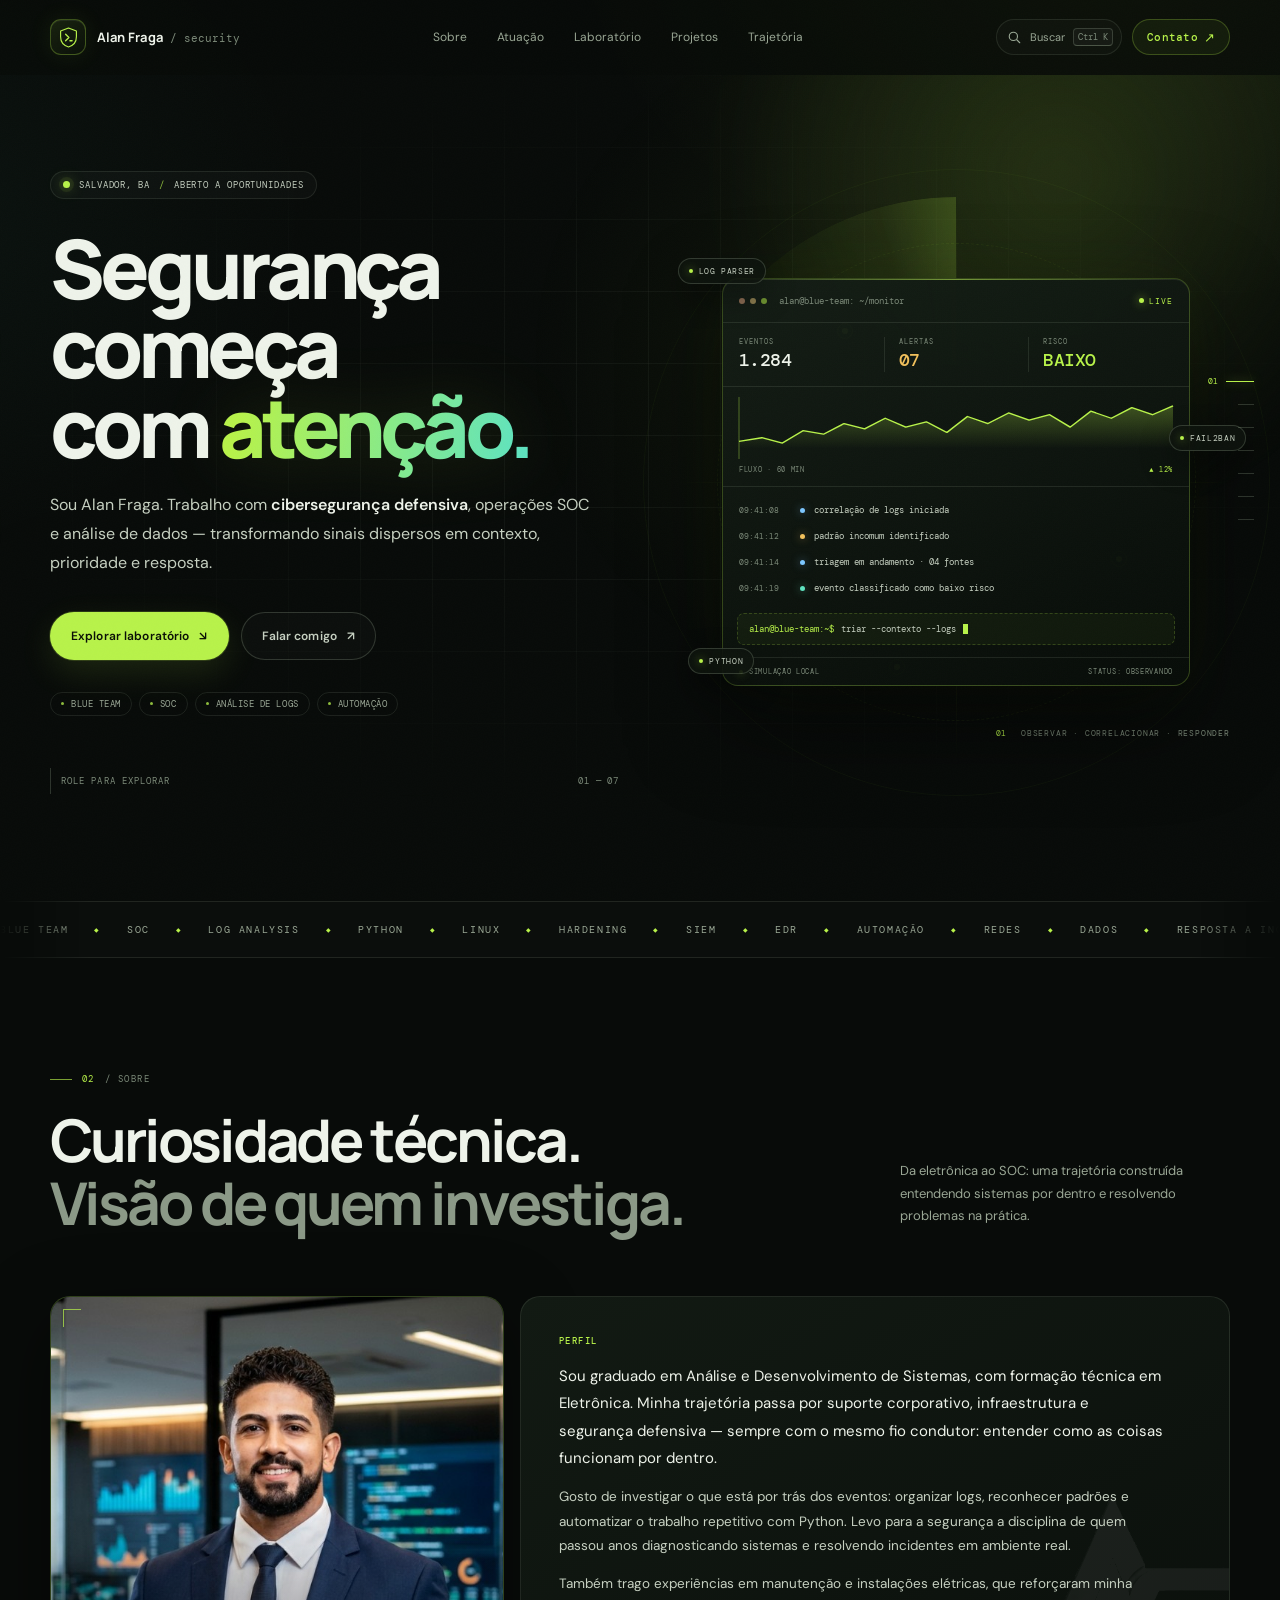
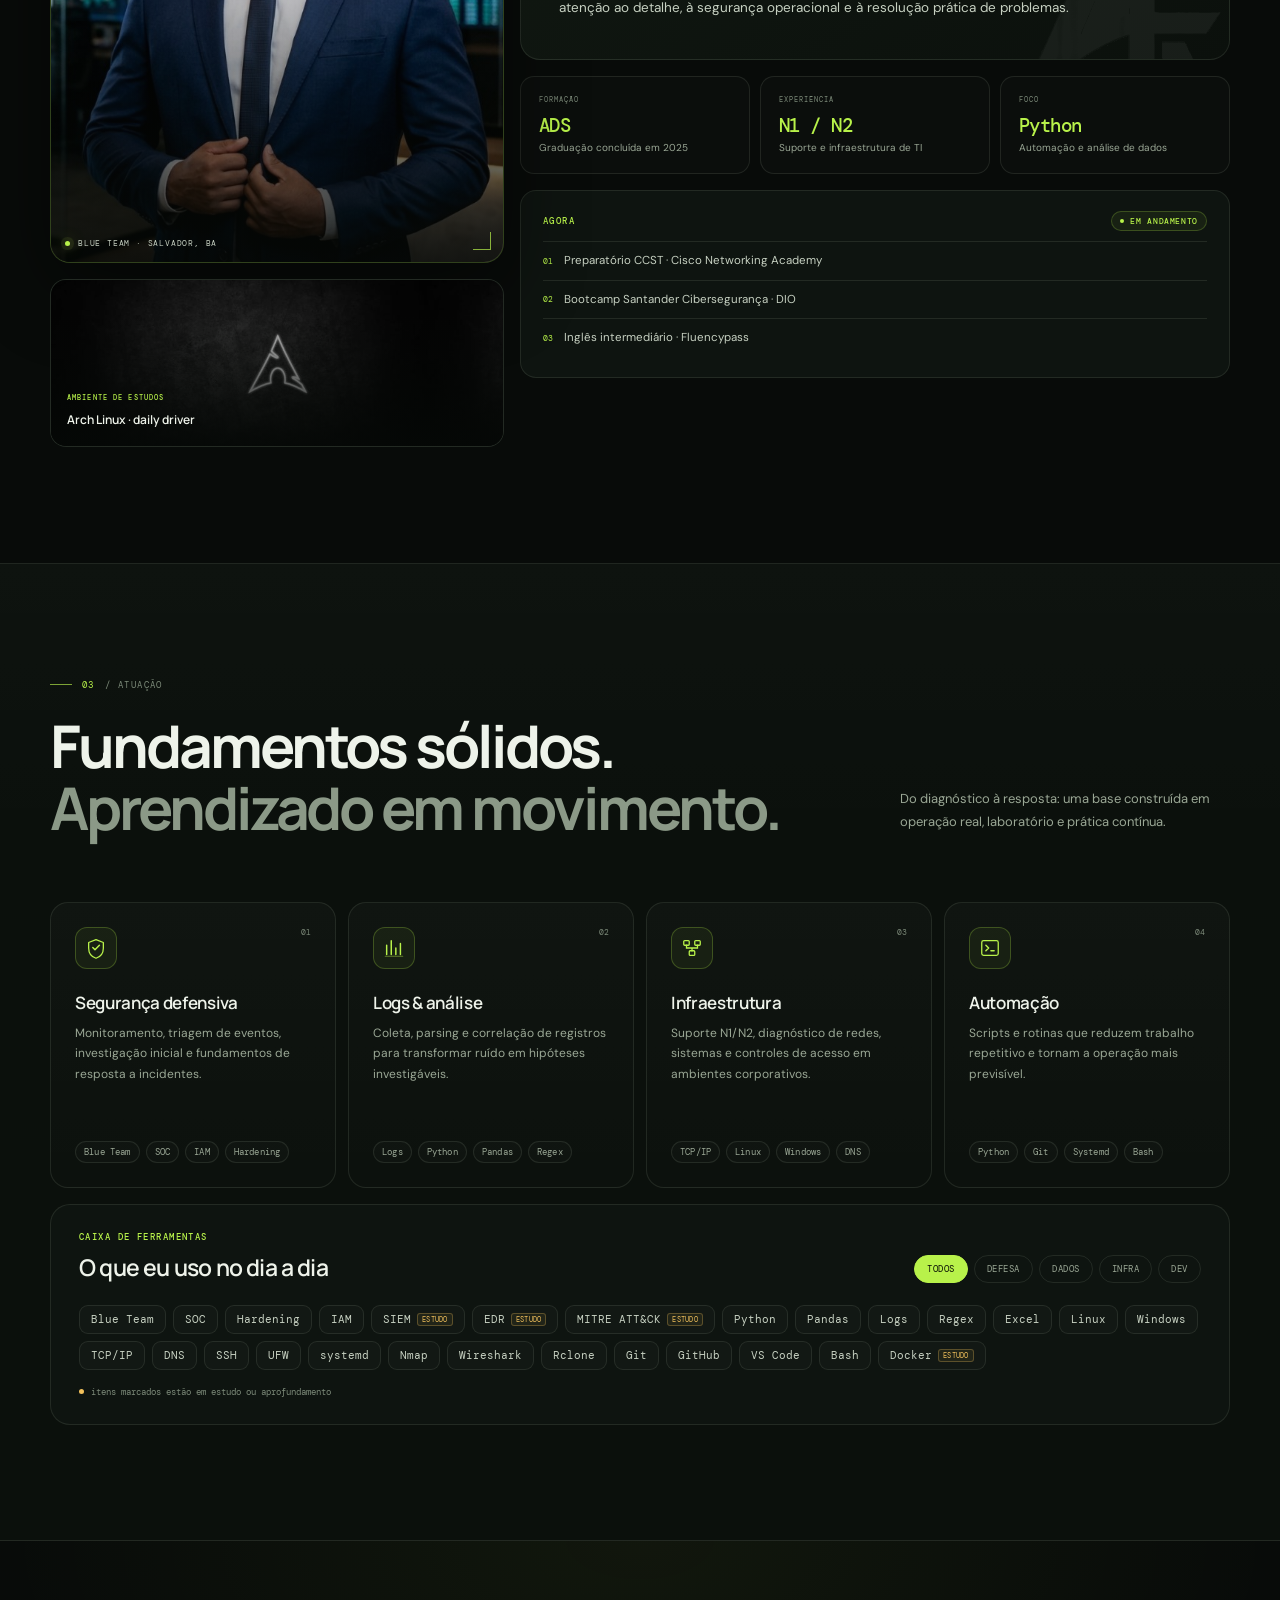
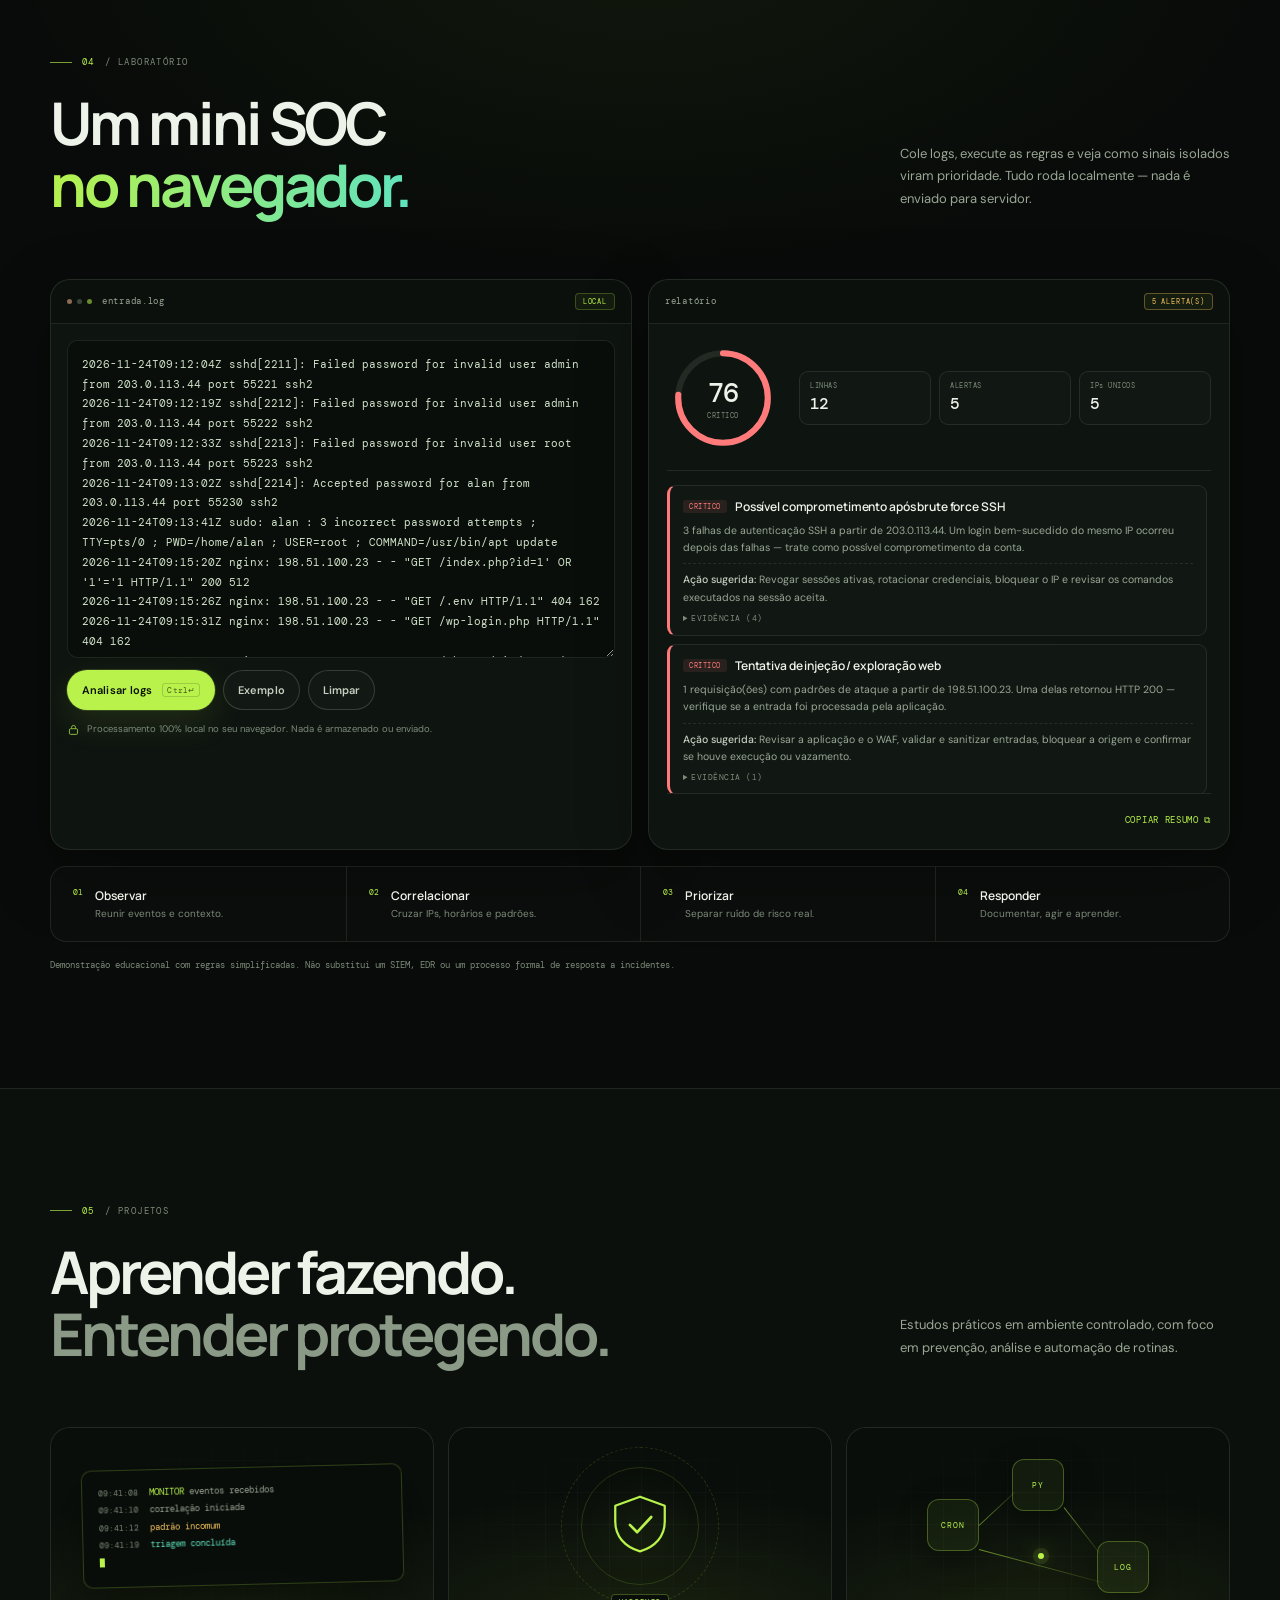
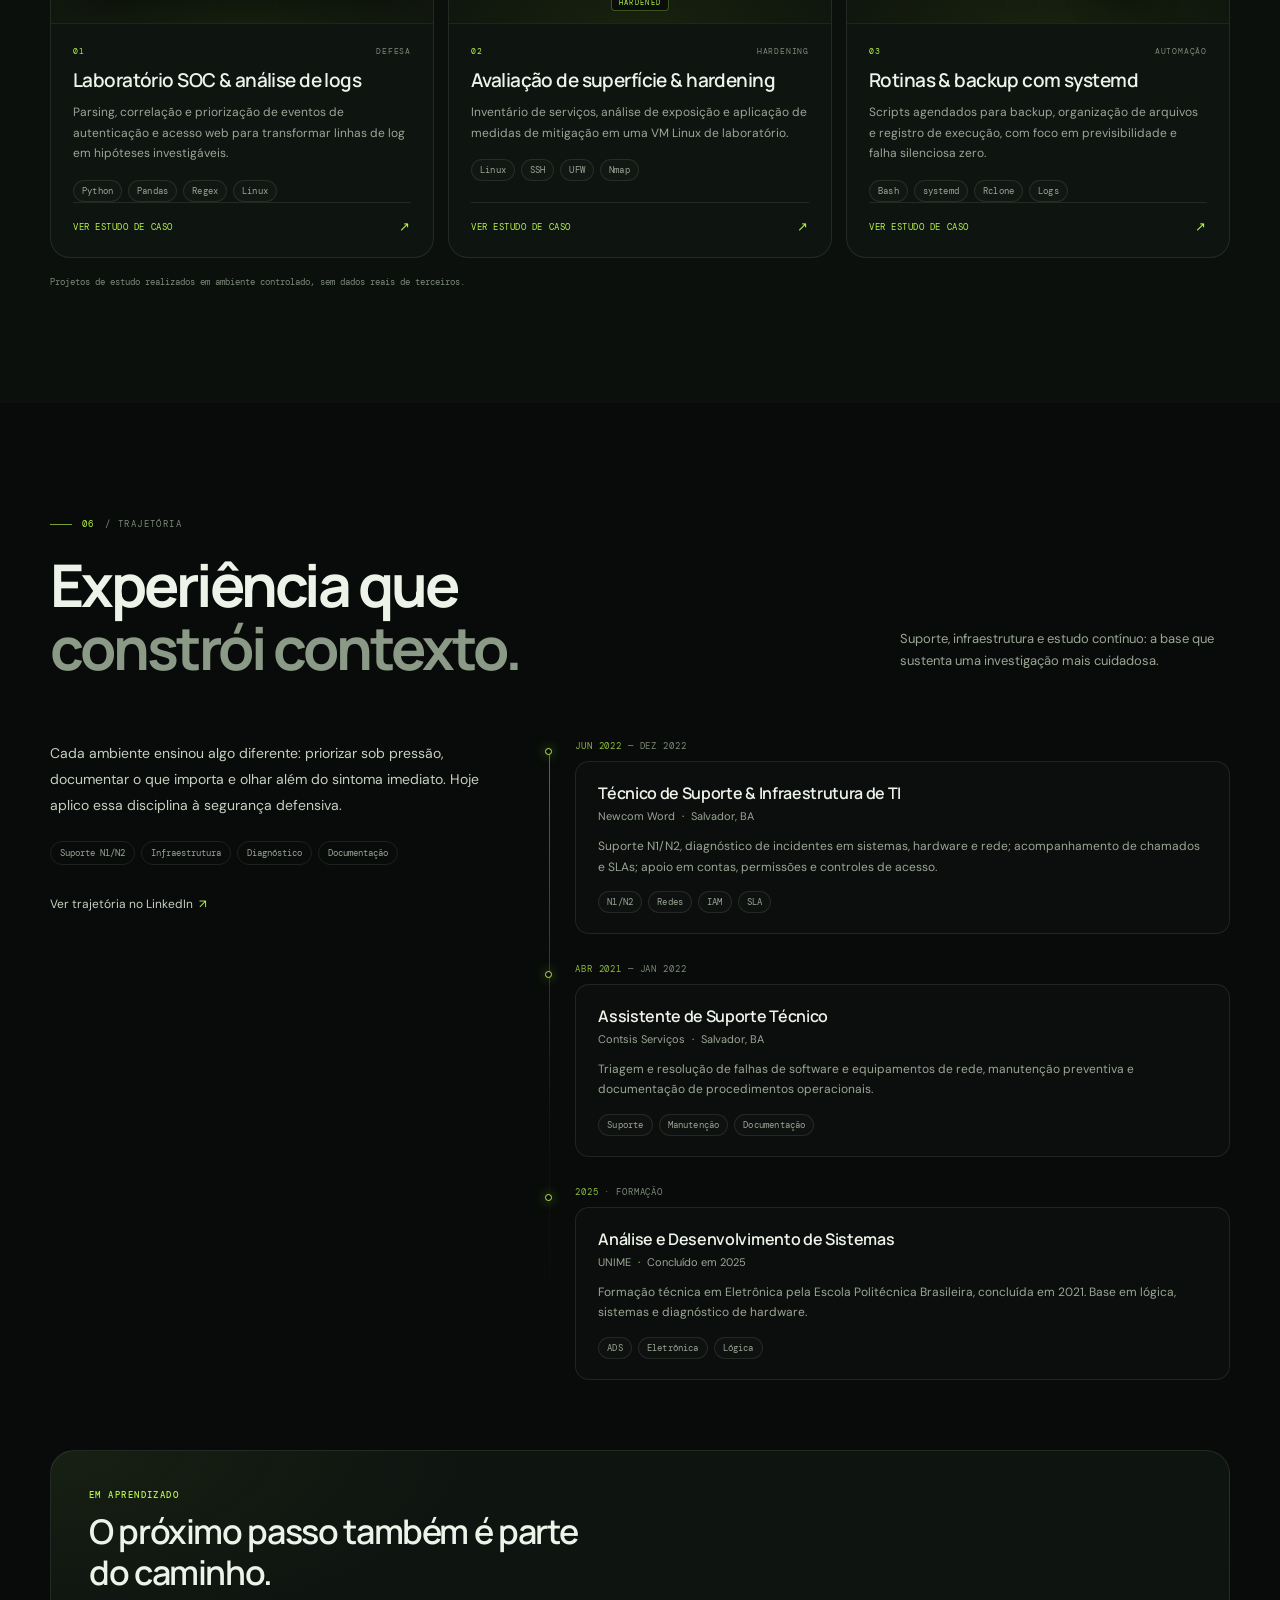
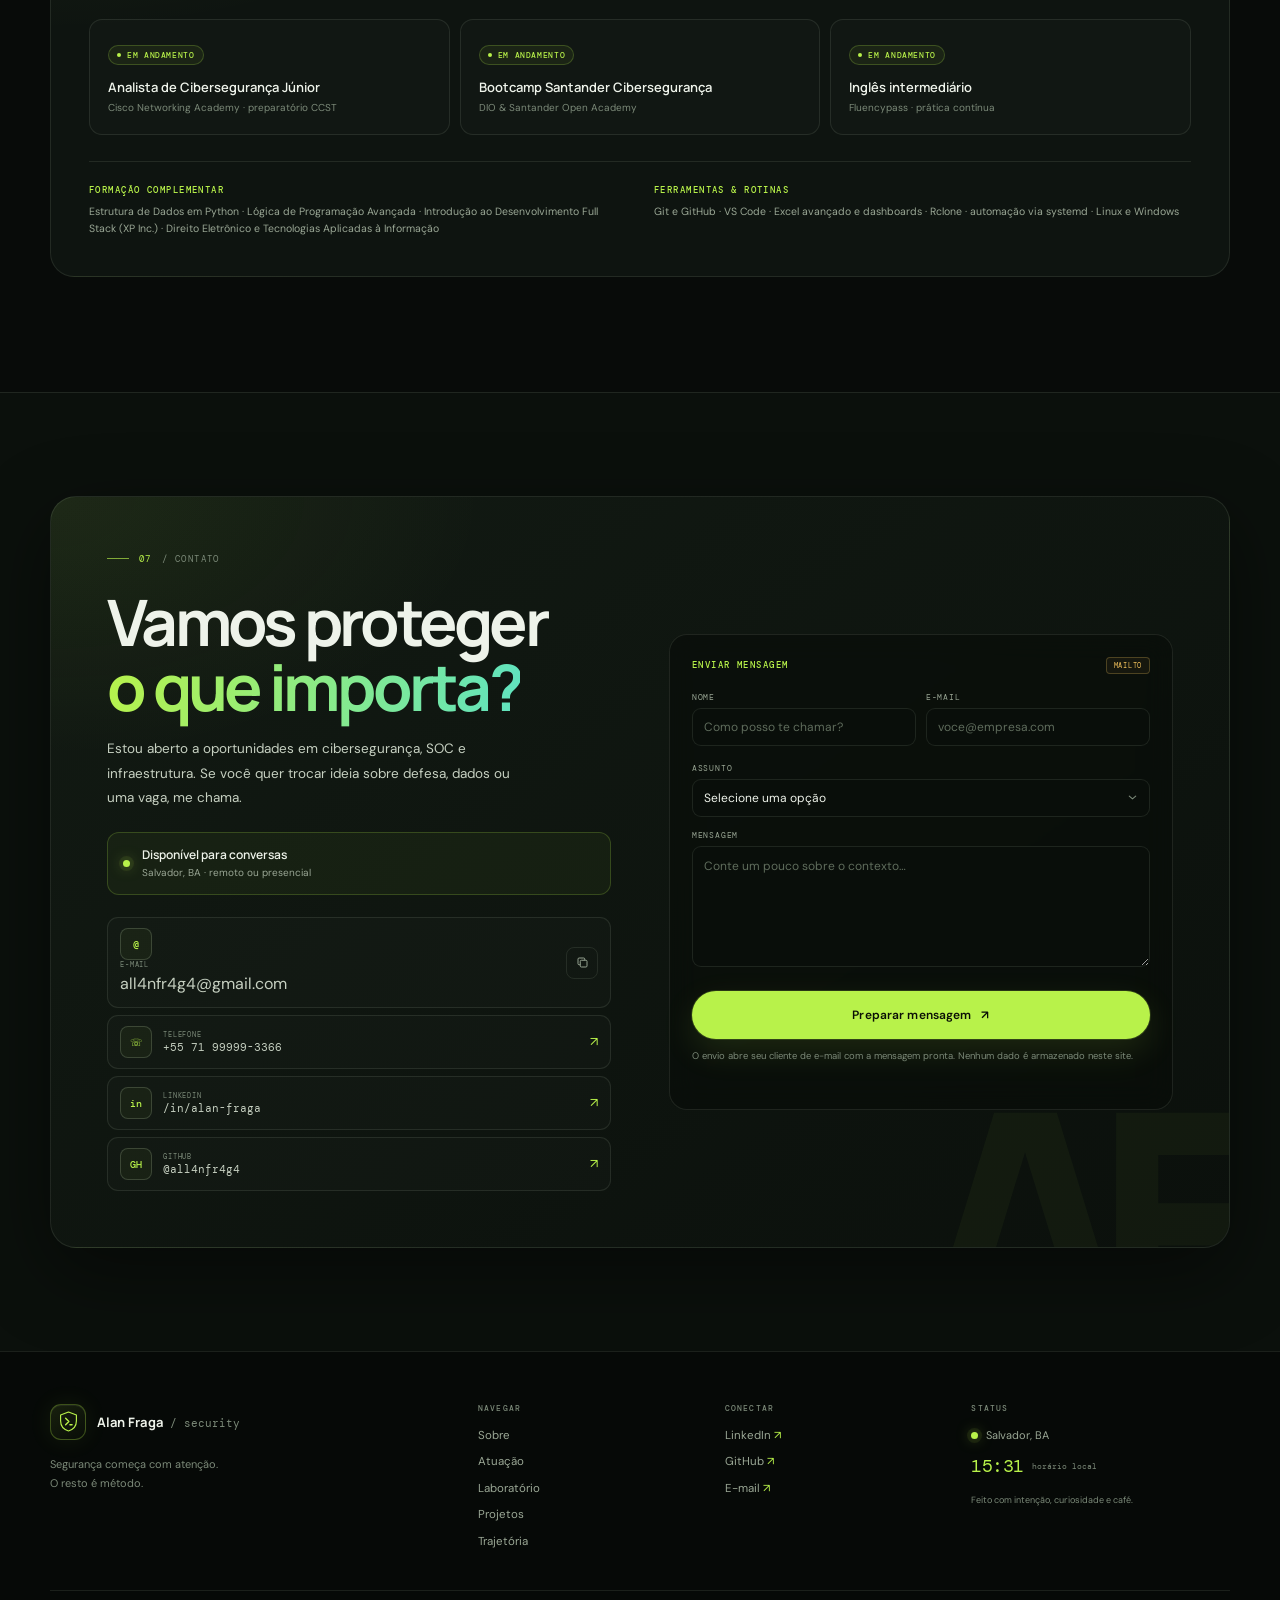
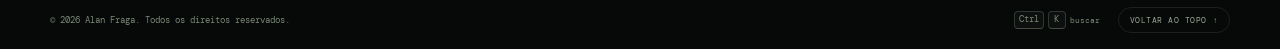
<file: index.html>
<!doctype html>
<html lang="pt-BR">
  <head>
    <meta charset="utf-8" />
    <meta name="viewport" content="width=device-width, initial-scale=1" />
    <meta name="google-site-verification" content="google630a943c3a848f7e.html" />
    <meta name="color-scheme" content="dark" />
    <meta name="theme-color" content="#080b09" />

    <title>Alan Fraga — Cibersegurança defensiva, SOC & dados</title>
    <meta
      name="description"
      content="Portfólio de Alan Fraga: cibersegurança defensiva, operações SOC, análise de logs e automação com Python. Laboratório interativo de triagem de logs e estudos de caso."
    />
    <meta name="author" content="Alan Fraga" />
    <meta name="robots" content="index, follow, max-image-preview:large" />
    <link rel="canonical" href="https://all4nfr4g4.github.io/Alan-Fraga/" />

    <meta property="og:type" content="website" />
    <meta property="og:locale" content="pt_BR" />
    <meta property="og:site_name" content="Alan Fraga — Security" />
    <meta property="og:title" content="Alan Fraga — Cibersegurança defensiva, SOC & dados" />
    <meta
      property="og:description"
      content="Segurança começa com atenção. Conheça meu laboratório interativo de triagem de logs, projetos e trajetória em blue team."
    />
    <meta property="og:url" content="https://all4nfr4g4.github.io/Alan-Fraga/" />
    <meta property="og:image" content="https://all4nfr4g4.github.io/Alan-Fraga/assets/og-cover.png" />
    <meta property="og:image:width" content="1200" />
    <meta property="og:image:height" content="630" />
    <meta property="og:image:alt" content="Alan Fraga — segurança começa com atenção" />
    <meta name="twitter:card" content="summary_large_image" />
    <meta name="twitter:title" content="Alan Fraga — Cibersegurança defensiva, SOC & dados" />
    <meta
      name="twitter:description"
      content="Segurança começa com atenção. Laboratório interativo de triagem de logs, projetos e trajetória em blue team."
    />
    <meta name="twitter:image" content="https://all4nfr4g4.github.io/Alan-Fraga/assets/og-cover.png" />

    <link rel="icon" href="assets/favicon.svg" type="image/svg+xml" />
    <link rel="apple-touch-icon" href="assets/apple-touch-icon.png" />
    <link rel="manifest" href="site.webmanifest" />

    <link rel="preconnect" href="https://fonts.googleapis.com" />
    <link rel="preconnect" href="https://fonts.gstatic.com" crossorigin />
    <link
      href="https://fonts.googleapis.com/css2?family=DM+Mono:wght@400;500&family=DM+Sans:wght@400;500;600&family=Manrope:wght@500;600;700;800&display=swap"
      rel="stylesheet"
    />
    <link rel="stylesheet" href="styles.css" />
    <script>
      document.documentElement.classList.add("js");
    </script>
    <noscript>
      <style>
        .js .reveal { opacity: 1; transform: none; }
      </style>
    </noscript>
    <script src="script.js" defer></script>

    <script type="application/ld+json">
      {
        "@context": "https://schema.org",
        "@type": "Person",
        "name": "Alan Fraga",
        "url": "https://all4nfr4g4.github.io/Alan-Fraga/",
        "image": "https://all4nfr4g4.github.io/Alan-Fraga/assets/alan-fraga.jpg",
        "jobTitle": "Profissional de Cibersegurança Defensiva",
        "description": "Profissional de tecnologia com foco em cibersegurança defensiva, operações SOC, análise de logs e automação com Python.",
        "email": "mailto:all4nfr4g4@gmail.com",
        "address": {
          "@type": "PostalAddress",
          "addressLocality": "Salvador",
          "addressRegion": "BA",
          "addressCountry": "BR"
        },
        "sameAs": [
          "https://www.linkedin.com/in/alan-fraga-46285b385/",
          "https://github.com/all4nfr4g4"
        ],
        "knowsAbout": [
          "Cibersegurança defensiva",
          "Operações SOC",
          "Análise de logs",
          "Hardening de sistemas",
          "Python",
          "Linux",
          "Infraestrutura de TI"
        ],
        "alumniOf": {
          "@type": "CollegeOrUniversity",
          "name": "UNIME"
        }
      }
    </script>
  </head>
  <body>
    <a class="skip-link" href="#conteudo">Pular para o conteúdo</a>
    <div class="noise" aria-hidden="true"></div>
    <div class="scroll-progress" aria-hidden="true"><span id="scroll-progress"></span></div>

    <header class="site-header" id="site-header">
      <div class="shell nav">
        <a class="brand" href="#inicio">
          <span class="brand-mark" aria-hidden="true">
            <svg viewBox="0 0 32 32" fill="none">
              <path
                d="M16 2.8 27 7v8.1c0 7-4.4 12.2-11 14.1C9.4 27.3 5 22.1 5 15.1V7l11-4.2Z"
                stroke="currentColor"
                stroke-width="1.6"
                stroke-linejoin="round"
              />
              <path
                d="m12 11.5 4.5 4.5L12 20.5M18 20.5h3"
                stroke="currentColor"
                stroke-width="1.9"
                stroke-linecap="round"
                stroke-linejoin="round"
              />
            </svg>
          </span>
          <span class="brand-name">Alan Fraga<span> / security</span></span>
          <span class="sr-only"> — início</span>
        </a>

        <nav class="nav-links" id="nav-links" aria-label="Navegação principal">
          <a href="#sobre" data-nav="sobre">Sobre</a>
          <a href="#atuacao" data-nav="atuacao">Atuação</a>
          <a href="#laboratorio" data-nav="laboratorio">Laboratório</a>
          <a href="#projetos" data-nav="projetos">Projetos</a>
          <a href="#experiencia" data-nav="experiencia">Trajetória</a>
          <a class="nav-mobile-only" href="#contato" data-nav="contato">Contato</a>
        </nav>

        <div class="nav-actions">
          <button class="search-trigger" type="button" data-open-palette aria-label="Buscar ⌘K">
            <svg viewBox="0 0 20 20" fill="none" aria-hidden="true">
              <circle cx="8.5" cy="8.5" r="5.5" stroke="currentColor" stroke-width="1.5" />
              <path d="m13 13 4 4" stroke="currentColor" stroke-width="1.5" stroke-linecap="round" />
            </svg>
            <span class="search-label">Buscar</span>
            <kbd aria-hidden="true">⌘K</kbd>
          </button>
          <a class="nav-cta" href="#contato">Contato <span aria-hidden="true">↗</span></a>
          <button
            class="menu-toggle"
            type="button"
            aria-expanded="false"
            aria-controls="nav-links"
            aria-label="Abrir menu"
          >
            <span></span><span></span>
          </button>
        </div>
      </div>
    </header>

    <nav class="section-rail" aria-label="Progresso da página">
      <a href="#inicio" data-rail="inicio"><span>01</span><i></i><b>Início</b></a>
      <a href="#sobre" data-rail="sobre"><span>02</span><i></i><b>Sobre</b></a>
      <a href="#atuacao" data-rail="atuacao"><span>03</span><i></i><b>Atuação</b></a>
      <a href="#laboratorio" data-rail="laboratorio"><span>04</span><i></i><b>Laboratório</b></a>
      <a href="#projetos" data-rail="projetos"><span>05</span><i></i><b>Projetos</b></a>
      <a href="#experiencia" data-rail="experiencia"><span>06</span><i></i><b>Trajetória</b></a>
      <a href="#contato" data-rail="contato"><span>07</span><i></i><b>Contato</b></a>
    </nav>

    <main id="conteudo" tabindex="-1">
      <section class="hero" id="inicio">
        <div class="hero-bg" aria-hidden="true">
          <div class="hero-grid"></div>
          <div class="hero-glow"></div>
        </div>

        <div class="shell hero-inner">
          <div class="hero-copy">
            <p class="eyebrow">
              <span class="status-dot"></span> Salvador, BA <span class="sep">/</span> aberto a oportunidades
            </p>

            <h1 class="hero-title">
              Segurança começa<br />
              com <span class="accent-text">atenção.</span>
            </h1>

            <p class="hero-intro">
              Sou Alan Fraga. Trabalho com <strong>cibersegurança defensiva</strong>, operações SOC e análise de
              dados — transformando sinais dispersos em contexto, prioridade e resposta.
            </p>

            <div class="hero-actions">
              <a class="btn btn-primary" href="#laboratorio">
                Explorar laboratório
                <span class="btn-arrow" aria-hidden="true">↘</span>
              </a>
              <a class="btn btn-ghost" href="#contato">Falar comigo <span aria-hidden="true">↗</span></a>
            </div>

            <ul class="hero-tags" aria-label="Áreas de atuação">
              <li>Blue Team</li>
              <li>SOC</li>
              <li>Análise de logs</li>
              <li>Automação</li>
            </ul>

            <div class="hero-foot">
              <a class="scroll-cue" href="#sobre"><span aria-hidden="true"></span> role para explorar</a>
              <span class="hero-index">01 — 07</span>
            </div>
          </div>

          <div class="hero-visual" id="hero-visual">
            <div class="radar" aria-hidden="true">
              <span class="radar-ring ring-1"></span>
              <span class="radar-ring ring-2"></span>
              <span class="radar-ring ring-3"></span>
              <span class="radar-sweep"></span>
              <span class="radar-cross cross-h"></span>
              <span class="radar-cross cross-v"></span>
              <span class="radar-blip blip-1"></span>
              <span class="radar-blip blip-2"></span>
              <span class="radar-blip blip-3"></span>
            </div>

            <span class="float-chip chip-1" aria-hidden="true"><i></i> LOG PARSER</span>
            <span class="float-chip chip-2" aria-hidden="true"><i></i> FAIL2BAN</span>
            <span class="float-chip chip-3" aria-hidden="true"><i></i> PYTHON</span>

            <div class="console" aria-label="Demonstração visual de um console SOC simulado">
              <div class="console-bar">
                <span class="console-dots" aria-hidden="true"><i></i><i></i><i></i></span>
                <span class="console-path">alan@blue-team: ~/monitor</span>
                <span class="console-live"><i></i> LIVE</span>
              </div>

              <div class="console-stats">
                <div><span>EVENTOS</span><strong id="stat-events">1.284</strong></div>
                <div><span>ALERTAS</span><strong class="is-amber" id="stat-alerts">07</strong></div>
                <div><span>RISCO</span><strong class="is-lime">BAIXO</strong></div>
              </div>

              <div class="console-chart" aria-hidden="true">
                <svg viewBox="0 0 380 70" preserveAspectRatio="none" role="presentation">
                  <defs>
                    <linearGradient id="chart-fill" x1="0" y1="0" x2="0" y2="1">
                      <stop offset="0%" stop-color="#b8f24a" stop-opacity=".28" />
                      <stop offset="100%" stop-color="#b8f24a" stop-opacity="0" />
                    </linearGradient>
                  </defs>
                  <path
                    class="chart-area"
                    d="M0 58 L0 50 L20 46 L38 52 L56 38 L74 42 L92 30 L110 36 L128 24 L146 34 L164 28 L182 40 L200 22 L218 30 L236 18 L254 26 L272 20 L290 34 L308 16 L326 24 L344 12 L362 20 L380 10 L380 58 Z"
                    fill="url(#chart-fill)"
                  />
                  <path
                    class="chart-line"
                    d="M0 50 L20 46 L38 52 L56 38 L74 42 L92 30 L110 36 L128 24 L146 34 L164 28 L182 40 L200 22 L218 30 L236 18 L254 26 L272 20 L290 34 L308 16 L326 24 L344 12 L362 20 L380 10"
                    fill="none"
                    stroke="#b8f24a"
                    stroke-width="1.5"
                    stroke-linejoin="round"
                  />
                  <line class="chart-scan" x1="0" y1="0" x2="0" y2="70" stroke="#b8f24a" stroke-width="1" />
                </svg>
                <div class="chart-meta"><span>FLUXO · 60 MIN</span><span class="is-lime">▲ 12%</span></div>
              </div>

              <div class="console-feed" id="console-feed" aria-hidden="true">
                <div class="feed-row sev-info">
                  <span class="feed-time">09:41:08</span><i></i><span class="feed-msg">correlação de logs iniciada</span>
                </div>
                <div class="feed-row sev-warn">
                  <span class="feed-time">09:41:12</span><i></i><span class="feed-msg">padrão incomum identificado</span>
                </div>
                <div class="feed-row sev-info">
                  <span class="feed-time">09:41:14</span><i></i><span class="feed-msg">triagem em andamento · 04 fontes</span>
                </div>
                <div class="feed-row sev-ok">
                  <span class="feed-time">09:41:19</span><i></i><span class="feed-msg">evento classificado como baixo risco</span>
                </div>
              </div>

              <div class="console-cmd">
                <span class="prompt">alan@blue-team:~$</span>
                <span id="console-command">triar --contexto --logs</span>
                <i class="caret" aria-hidden="true"></i>
              </div>

              <div class="console-foot">
                <span><i class="mini-pulse"></i> SIMULAÇÃO LOCAL</span>
                <span>STATUS: OBSERVANDO</span>
              </div>
            </div>

            <p class="visual-caption"><span>01</span> observar · correlacionar · responder</p>
          </div>
        </div>
      </section>

      <div class="marquee" aria-hidden="true">
        <div class="marquee-track">
          <span>BLUE TEAM <i>◆</i> SOC <i>◆</i> LOG ANALYSIS <i>◆</i> PYTHON <i>◆</i> LINUX <i>◆</i> HARDENING <i>◆</i> SIEM <i>◆</i> EDR <i>◆</i> AUTOMAÇÃO <i>◆</i> REDES <i>◆</i> DADOS <i>◆</i> RESPOSTA A INCIDENTES <i>◆</i></span>
          <span>BLUE TEAM <i>◆</i> SOC <i>◆</i> LOG ANALYSIS <i>◆</i> PYTHON <i>◆</i> LINUX <i>◆</i> HARDENING <i>◆</i> SIEM <i>◆</i> EDR <i>◆</i> AUTOMAÇÃO <i>◆</i> REDES <i>◆</i> DADOS <i>◆</i> RESPOSTA A INCIDENTES <i>◆</i></span>
        </div>
      </div>

      <section class="section about" id="sobre">
        <div class="shell">
          <header class="section-head reveal">
            <p class="section-label"><span>02</span> / SOBRE</p>
            <div class="section-heading-row">
              <h2 class="section-title">Curiosidade técnica.<br /><span>Visão de quem investiga.</span></h2>
              <p class="section-aside">
                Da eletrônica ao SOC: uma trajetória construída entendendo sistemas por dentro e resolvendo problemas
                na prática.
              </p>
            </div>
          </header>

          <div class="about-grid">
            <div class="about-left">
              <figure class="photo-card reveal">
                <img
                  src="assets/alan-fraga.jpg"
                  alt="Alan Fraga de terno, em um escritório com painéis de monitoramento"
                  width="1024"
                  height="764"
                  loading="lazy"
                  decoding="async"
                />
                <span class="corner corner-tl" aria-hidden="true"></span>
                <span class="corner corner-br" aria-hidden="true"></span>
                <figcaption><span class="status-dot"></span> BLUE TEAM · SALVADOR, BA</figcaption>
              </figure>

              <figure class="arch-card reveal">
                <img
                  src="assets/arch-linux-mark.jpg"
                  alt="Neon do Arch Linux em uma parede escura"
                  width="736"
                  height="414"
                  loading="lazy"
                  decoding="async"
                />
                <figcaption>
                  <span class="card-label">AMBIENTE DE ESTUDOS</span>
                  <strong>Arch Linux · daily driver</strong>
                </figcaption>
              </figure>
            </div>

            <div class="about-right">
              <article class="bio-card reveal">
                <img class="bio-mark" src="assets/alan-fraga-logo.png" alt="" aria-hidden="true" />
                <span class="card-label">PERFIL</span>
                <p>
                  Sou graduado em Análise e Desenvolvimento de Sistemas, com formação técnica em Eletrônica. Minha
                  trajetória passa por suporte corporativo, infraestrutura e segurança defensiva — sempre com o mesmo
                  fio condutor: entender como as coisas funcionam por dentro.
                </p>
                <p>
                  Gosto de investigar o que está por trás dos eventos: organizar logs, reconhecer padrões e automatizar
                  o trabalho repetitivo com Python. Levo para a segurança a disciplina de quem passou anos
                  diagnosticando sistemas e resolvendo incidentes em ambiente real.
                </p>
                <p>
                  Também trago experiências em manutenção e instalações elétricas, que reforçaram minha atenção ao
                  detalhe, à segurança operacional e à resolução prática de problemas.
                </p>
              </article>

              <div class="facts">
                <div class="fact-card reveal" style="--d: 40ms">
                  <span>FORMAÇÃO</span>
                  <strong>ADS</strong>
                  <p>Graduação concluída em 2025</p>
                </div>
                <div class="fact-card reveal" style="--d: 90ms">
                  <span>EXPERIÊNCIA</span>
                  <strong>N1 / N2</strong>
                  <p>Suporte e infraestrutura de TI</p>
                </div>
                <div class="fact-card reveal" style="--d: 140ms">
                  <span>FOCO</span>
                  <strong>Python</strong>
                  <p>Automação e análise de dados</p>
                </div>
              </div>

              <article class="now-card reveal">
                <div class="now-head">
                  <span class="card-label">AGORA</span>
                  <span class="status-pill"><i></i> em andamento</span>
                </div>
                <ul>
                  <li><span>01</span> Preparatório CCST · Cisco Networking Academy</li>
                  <li><span>02</span> Bootcamp Santander Cibersegurança · DIO</li>
                  <li><span>03</span> Inglês intermediário · Fluencypass</li>
                </ul>
              </article>
            </div>
          </div>
        </div>
      </section>

      <section class="section expertise" id="atuacao">
        <div class="shell">
          <header class="section-head reveal">
            <p class="section-label"><span>03</span> / ATUAÇÃO</p>
            <div class="section-heading-row">
              <h2 class="section-title">Fundamentos sólidos.<br /><span>Aprendizado em movimento.</span></h2>
              <p class="section-aside">
                Do diagnóstico à resposta: uma base construída em operação real, laboratório e prática contínua.
              </p>
            </div>
          </header>

          <div class="expertise-grid">
            <article class="expertise-card reveal">
              <div class="expertise-top">
                <span class="expertise-icon" aria-hidden="true">
                  <svg viewBox="0 0 24 24" fill="none">
                    <path d="M12 2.8 20 6v6.2c0 5.3-3.3 9.4-8 11-4.7-1.6-8-5.7-8-11V6l8-3.2Z" stroke="currentColor" stroke-width="1.4" stroke-linejoin="round" />
                    <path d="m8.5 11.5 2.4 2.4 4.8-5" stroke="currentColor" stroke-width="1.6" stroke-linecap="round" stroke-linejoin="round" />
                  </svg>
                </span>
                <span class="card-index">01</span>
              </div>
              <h3>Segurança defensiva</h3>
              <p>Monitoramento, triagem de eventos, investigação inicial e fundamentos de resposta a incidentes.</p>
              <div class="tags"><span>Blue Team</span><span>SOC</span><span>IAM</span><span>Hardening</span></div>
            </article>

            <article class="expertise-card reveal" style="--d: 70ms">
              <div class="expertise-top">
                <span class="expertise-icon" aria-hidden="true">
                  <svg viewBox="0 0 24 24" fill="none">
                    <path d="M4 19V9m5 10V4m5 15v-7m5 7V7" stroke="currentColor" stroke-width="1.6" stroke-linecap="round" />
                    <path d="M2.5 21h19" stroke="currentColor" stroke-width="1.2" stroke-linecap="round" opacity=".45" />
                  </svg>
                </span>
                <span class="card-index">02</span>
              </div>
              <h3>Logs &amp; análise</h3>
              <p>Coleta, parsing e correlação de registros para transformar ruído em hipóteses investigáveis.</p>
              <div class="tags"><span>Logs</span><span>Python</span><span>Pandas</span><span>Regex</span></div>
            </article>

            <article class="expertise-card reveal" style="--d: 140ms">
              <div class="expertise-top">
                <span class="expertise-icon" aria-hidden="true">
                  <svg viewBox="0 0 24 24" fill="none">
                    <rect x="3" y="4" width="6" height="5" rx="1" stroke="currentColor" stroke-width="1.4" />
                    <rect x="15" y="4" width="6" height="5" rx="1" stroke="currentColor" stroke-width="1.4" />
                    <rect x="9" y="15" width="6" height="5" rx="1" stroke="currentColor" stroke-width="1.4" />
                    <path d="M6 9v3h12V9M12 12v3" stroke="currentColor" stroke-width="1.4" stroke-linecap="round" />
                  </svg>
                </span>
                <span class="card-index">03</span>
              </div>
              <h3>Infraestrutura</h3>
              <p>Suporte N1/N2, diagnóstico de redes, sistemas e controles de acesso em ambientes corporativos.</p>
              <div class="tags"><span>TCP/IP</span><span>Linux</span><span>Windows</span><span>DNS</span></div>
            </article>

            <article class="expertise-card reveal" style="--d: 210ms">
              <div class="expertise-top">
                <span class="expertise-icon" aria-hidden="true">
                  <svg viewBox="0 0 24 24" fill="none">
                    <rect x="3" y="4" width="18" height="16" rx="2" stroke="currentColor" stroke-width="1.4" />
                    <path d="m7.5 9 3 3-3 3M13 15h3.5" stroke="currentColor" stroke-width="1.6" stroke-linecap="round" stroke-linejoin="round" />
                  </svg>
                </span>
                <span class="card-index">04</span>
              </div>
              <h3>Automação</h3>
              <p>Scripts e rotinas que reduzem trabalho repetitivo e tornam a operação mais previsível.</p>
              <div class="tags"><span>Python</span><span>Git</span><span>Systemd</span><span>Bash</span></div>
            </article>
          </div>

          <div class="toolkit reveal">
            <div class="toolkit-head">
              <div>
                <span class="card-label">CAIXA DE FERRAMENTAS</span>
                <h3>O que eu uso no dia a dia</h3>
              </div>
              <div class="filters" role="group" aria-label="Filtrar ferramentas por categoria">
                <button class="filter is-active" type="button" data-filter="all" aria-pressed="true">Todos</button>
                <button class="filter" type="button" data-filter="defesa" aria-pressed="false">Defesa</button>
                <button class="filter" type="button" data-filter="dados" aria-pressed="false">Dados</button>
                <button class="filter" type="button" data-filter="infra" aria-pressed="false">Infra</button>
                <button class="filter" type="button" data-filter="dev" aria-pressed="false">Dev</button>
              </div>
            </div>

            <div class="tool-grid" id="tool-grid">
              <span class="tool" data-cat="defesa">Blue Team</span>
              <span class="tool" data-cat="defesa">SOC</span>
              <span class="tool" data-cat="defesa">Hardening</span>
              <span class="tool" data-cat="defesa">IAM</span>
              <span class="tool" data-cat="defesa" data-study="true">SIEM <i>estudo</i></span>
              <span class="tool" data-cat="defesa" data-study="true">EDR <i>estudo</i></span>
              <span class="tool" data-cat="defesa" data-study="true">MITRE ATT&amp;CK <i>estudo</i></span>
              <span class="tool" data-cat="dados">Python</span>
              <span class="tool" data-cat="dados">Pandas</span>
              <span class="tool" data-cat="dados">Logs</span>
              <span class="tool" data-cat="dados">Regex</span>
              <span class="tool" data-cat="dados">Excel</span>
              <span class="tool" data-cat="infra">Linux</span>
              <span class="tool" data-cat="infra">Windows</span>
              <span class="tool" data-cat="infra">TCP/IP</span>
              <span class="tool" data-cat="infra">DNS</span>
              <span class="tool" data-cat="infra">SSH</span>
              <span class="tool" data-cat="infra">UFW</span>
              <span class="tool" data-cat="infra">systemd</span>
              <span class="tool" data-cat="infra">Nmap</span>
              <span class="tool" data-cat="infra">Wireshark</span>
              <span class="tool" data-cat="infra">Rclone</span>
              <span class="tool" data-cat="dev">Git</span>
              <span class="tool" data-cat="dev">GitHub</span>
              <span class="tool" data-cat="dev">VS Code</span>
              <span class="tool" data-cat="dev">Bash</span>
              <span class="tool" data-cat="dev" data-study="true">Docker <i>estudo</i></span>
            </div>

            <p class="tool-legend"><i></i> itens marcados estão em estudo ou aprofundamento</p>
          </div>
        </div>
      </section>

      <section class="section lab" id="laboratorio">
        <div class="shell">
          <header class="section-head reveal">
            <p class="section-label"><span>04</span> / LABORATÓRIO</p>
            <div class="section-heading-row">
              <h2 class="section-title">Um mini SOC<br /><span>no navegador.</span></h2>
              <p class="section-aside">
                Cole logs, execute as regras e veja como sinais isolados viram prioridade. Tudo roda localmente — nada
                é enviado para servidor.
              </p>
            </div>
          </header>

          <div class="lab-grid">
            <div class="lab-panel panel reveal">
              <div class="panel-bar">
                <span class="panel-dots" aria-hidden="true"><i></i><i></i><i></i></span>
                <span class="panel-title">entrada.log</span>
                <span class="panel-badge">LOCAL</span>
              </div>
              <div class="lab-input-body">
                <label class="sr-only" for="log-input">Linhas de log para analisar</label>
                <textarea
                  id="log-input"
                  spellcheck="false"
                  autocomplete="off"
                  placeholder="Cole aqui linhas de log (auth, sshd, nginx, kernel…)"
                  aria-describedby="log-hint"
                ></textarea>
                <div class="lab-controls">
                  <button class="btn btn-primary btn-sm" type="button" id="analyze-btn">
                    Analisar logs <span class="kbd-inline">⌘↵</span>
                  </button>
                  <button class="btn btn-ghost btn-sm" type="button" id="sample-btn">Exemplo</button>
                  <button class="btn btn-ghost btn-sm" type="button" id="clear-btn">Limpar</button>
                </div>
                <p class="privacy-note" id="log-hint">
                  <svg viewBox="0 0 16 16" fill="none" aria-hidden="true">
                    <rect x="3" y="7" width="10" height="7" rx="1.5" stroke="currentColor" stroke-width="1.2" />
                    <path d="M5.5 7V5.5a2.5 2.5 0 0 1 5 0V7" stroke="currentColor" stroke-width="1.2" />
                  </svg>
                  Processamento 100% local no seu navegador. Nada é armazenado ou enviado.
                </p>
              </div>
            </div>

            <div class="lab-panel panel reveal" style="--d: 90ms">
              <div class="panel-bar">
                <span class="panel-title">relatório</span>
                <span class="panel-badge" id="report-status" aria-live="polite">AGUARDANDO</span>
              </div>
              <div class="report-body">
                <div class="report-top">
                  <div class="gauge" id="gauge">
                    <svg viewBox="0 0 110 110" aria-hidden="true">
                      <circle class="gauge-track" cx="55" cy="55" r="44" />
                      <circle class="gauge-value" id="risk-ring" cx="55" cy="55" r="44" />
                    </svg>
                    <div class="gauge-label">
                      <strong id="risk-score">0</strong>
                      <span id="risk-label">sem análise</span>
                    </div>
                  </div>
                  <div class="report-stats">
                    <div><span>LINHAS</span><strong id="r-lines">—</strong></div>
                    <div><span>ALERTAS</span><strong id="r-findings">—</strong></div>
                    <div><span>IPs ÚNICOS</span><strong id="r-ips">—</strong></div>
                  </div>
                </div>

                <div class="report-content" id="report-content" role="region" aria-label="Resultado da análise">
                  <div class="report-empty">
                    <span class="report-empty-icon" aria-hidden="true">
                      <svg viewBox="0 0 32 32" fill="none">
                        <path d="M16 3 27 7.4v8.2c0 7-4.4 12.4-11 14.4C9.4 28 5 22.6 5 15.6V7.4L16 3Z" stroke="currentColor" stroke-width="1.3" />
                        <path d="m11 16 3.2 3.2L21 12.5" stroke="currentColor" stroke-width="1.5" stroke-linecap="round" stroke-linejoin="round" opacity=".5" />
                      </svg>
                    </span>
                    <p>Cole logs e execute a análise para ver os achados.</p>
                    <small>As regras detectam brute force, injeção web, varredura de caminhos e falhas de privilégio.</small>
                  </div>
                </div>

                <div class="report-actions" id="report-actions" hidden>
                  <button class="text-btn" type="button" id="copy-report">Copiar resumo <span aria-hidden="true">⧉</span></button>
                </div>
              </div>
            </div>
          </div>

          <div class="method reveal">
            <div class="method-step">
              <span>01</span>
              <div><strong>Observar</strong><p>Reunir eventos e contexto.</p></div>
            </div>
            <div class="method-step">
              <span>02</span>
              <div><strong>Correlacionar</strong><p>Cruzar IPs, horários e padrões.</p></div>
            </div>
            <div class="method-step">
              <span>03</span>
              <div><strong>Priorizar</strong><p>Separar ruído de risco real.</p></div>
            </div>
            <div class="method-step">
              <span>04</span>
              <div><strong>Responder</strong><p>Documentar, agir e aprender.</p></div>
            </div>
          </div>

          <p class="lab-disclaimer">
            Demonstração educacional com regras simplificadas. Não substitui um SIEM, EDR ou um processo formal de
            resposta a incidentes.
          </p>
        </div>
      </section>

      <section class="section projects" id="projetos">
        <div class="shell">
          <header class="section-head reveal">
            <p class="section-label"><span>05</span> / PROJETOS</p>
            <div class="section-heading-row">
              <h2 class="section-title">Aprender fazendo.<br /><span>Entender protegendo.</span></h2>
              <p class="section-aside">
                Estudos práticos em ambiente controlado, com foco em prevenção, análise e automação de rotinas.
              </p>
            </div>
          </header>

          <div class="project-grid">
            <article class="project-card reveal">
              <div class="project-visual project-visual-soc" aria-hidden="true">
                <div class="mini-terminal">
                  <p><span>09:41:08</span> <b>MONITOR</b> eventos recebidos</p>
                  <p><span>09:41:10</span> correlação iniciada</p>
                  <p class="warn"><span>09:41:12</span> padrão incomum</p>
                  <p class="ok"><span>09:41:19</span> triagem concluída</p>
                  <i class="mini-caret"></i>
                </div>
              </div>
              <div class="project-body">
                <div class="project-meta"><span>01</span><span>DEFESA</span></div>
                <h3>Laboratório SOC &amp; análise de logs</h3>
                <p>
                  Parsing, correlação e priorização de eventos de autenticação e acesso web para transformar linhas de
                  log em hipóteses investigáveis.
                </p>
                <div class="tags"><span>Python</span><span>Pandas</span><span>Regex</span><span>Linux</span></div>
                <button class="project-open" type="button" data-dialog="case-soc">
                  Ver estudo de caso <span aria-hidden="true">↗</span>
                </button>
              </div>
            </article>

            <article class="project-card reveal" style="--d: 90ms">
              <div class="project-visual project-visual-hardening" aria-hidden="true">
                <div class="hardening-art">
                  <span class="hardening-ring ring-a"></span>
                  <span class="hardening-ring ring-b"></span>
                  <svg viewBox="0 0 64 64" fill="none">
                    <path d="M32 6 54 14v14c0 13-8.3 22.6-22 26.5C18.3 50.6 10 41 10 28V14L32 6Z" stroke="currentColor" stroke-width="2" stroke-linejoin="round" />
                    <path d="m23 31 6.5 6.5L42 24" stroke="currentColor" stroke-width="2.4" stroke-linecap="round" stroke-linejoin="round" />
                  </svg>
                  <span class="hardening-label">HARDENED</span>
                </div>
              </div>
              <div class="project-body">
                <div class="project-meta"><span>02</span><span>HARDENING</span></div>
                <h3>Avaliação de superfície &amp; hardening</h3>
                <p>
                  Inventário de serviços, análise de exposição e aplicação de medidas de mitigação em uma VM Linux de
                  laboratório.
                </p>
                <div class="tags"><span>Linux</span><span>SSH</span><span>UFW</span><span>Nmap</span></div>
                <button class="project-open" type="button" data-dialog="case-hardening">
                  Ver estudo de caso <span aria-hidden="true">↗</span>
                </button>
              </div>
            </article>

            <article class="project-card reveal" style="--d: 180ms">
              <div class="project-visual project-visual-automation" aria-hidden="true">
                <div class="automation-art">
                  <span class="auto-node node-a">CRON</span>
                  <span class="auto-node node-b">PY</span>
                  <span class="auto-node node-c">LOG</span>
                  <span class="auto-line line-a"></span>
                  <span class="auto-line line-b"></span>
                  <span class="auto-line line-c"></span>
                  <span class="auto-pulse"></span>
                </div>
              </div>
              <div class="project-body">
                <div class="project-meta"><span>03</span><span>AUTOMAÇÃO</span></div>
                <h3>Rotinas &amp; backup com systemd</h3>
                <p>
                  Scripts agendados para backup, organização de arquivos e registro de execução, com foco em
                  previsibilidade e falha silenciosa zero.
                </p>
                <div class="tags"><span>Bash</span><span>systemd</span><span>Rclone</span><span>Logs</span></div>
                <button class="project-open" type="button" data-dialog="case-automation">
                  Ver estudo de caso <span aria-hidden="true">↗</span>
                </button>
              </div>
            </article>
          </div>

          <p class="disclaimer">
            Projetos de estudo realizados em ambiente controlado, sem dados reais de terceiros.
          </p>
        </div>
      </section>

      <section class="section experience" id="experiencia">
        <div class="shell">
          <header class="section-head reveal">
            <p class="section-label"><span>06</span> / TRAJETÓRIA</p>
            <div class="section-heading-row">
              <h2 class="section-title">Experiência que<br /><span>constrói contexto.</span></h2>
              <p class="section-aside">
                Suporte, infraestrutura e estudo contínuo: a base que sustenta uma investigação mais cuidadosa.
              </p>
            </div>
          </header>

          <div class="experience-grid">
            <div class="experience-intro reveal">
              <p>
                Cada ambiente ensinou algo diferente: priorizar sob pressão, documentar o que importa e olhar além do
                sintoma imediato. Hoje aplico essa disciplina à segurança defensiva.
              </p>
              <div class="experience-tags">
                <span>Suporte N1/N2</span>
                <span>Infraestrutura</span>
                <span>Diagnóstico</span>
                <span>Documentação</span>
              </div>
              <a class="text-link" href="https://www.linkedin.com/in/alan-fraga-46285b385/" target="_blank" rel="noopener">
                Ver trajetória no LinkedIn <span aria-hidden="true">↗</span>
              </a>
            </div>

            <ol class="timeline">
              <li class="timeline-item reveal">
                <div class="timeline-date"><span>JUN 2022</span> — DEZ 2022</div>
                <div class="timeline-body">
                  <h3>Técnico de Suporte &amp; Infraestrutura de TI</h3>
                  <p class="company">Newcom Word <span>·</span> Salvador, BA</p>
                  <p>
                    Suporte N1/N2, diagnóstico de incidentes em sistemas, hardware e rede; acompanhamento de chamados e
                    SLAs; apoio em contas, permissões e controles de acesso.
                  </p>
                  <div class="tags"><span>N1/N2</span><span>Redes</span><span>IAM</span><span>SLA</span></div>
                </div>
              </li>

              <li class="timeline-item reveal">
                <div class="timeline-date"><span>ABR 2021</span> — JAN 2022</div>
                <div class="timeline-body">
                  <h3>Assistente de Suporte Técnico</h3>
                  <p class="company">Contsis Serviços <span>·</span> Salvador, BA</p>
                  <p>
                    Triagem e resolução de falhas de software e equipamentos de rede, manutenção preventiva e
                    documentação de procedimentos operacionais.
                  </p>
                  <div class="tags"><span>Suporte</span><span>Manutenção</span><span>Documentação</span></div>
                </div>
              </li>

              <li class="timeline-item reveal">
                <div class="timeline-date"><span>2025</span> · FORMAÇÃO</div>
                <div class="timeline-body">
                  <h3>Análise e Desenvolvimento de Sistemas</h3>
                  <p class="company">UNIME <span>·</span> Concluído em 2025</p>
                  <p>
                    Formação técnica em Eletrônica pela Escola Politécnica Brasileira, concluída em 2021. Base em
                    lógica, sistemas e diagnóstico de hardware.
                  </p>
                  <div class="tags"><span>ADS</span><span>Eletrônica</span><span>Lógica</span></div>
                </div>
              </li>
            </ol>
          </div>

          <div class="learning-panel reveal">
            <div class="learning-head">
              <span class="card-label">EM APRENDIZADO</span>
              <h3>O próximo passo também é parte do caminho.</h3>
            </div>

            <div class="learning-cards">
              <article>
                <span class="status-pill"><i></i> em andamento</span>
                <h4>Analista de Cibersegurança Júnior</h4>
                <p>Cisco Networking Academy · preparatório CCST</p>
              </article>
              <article>
                <span class="status-pill"><i></i> em andamento</span>
                <h4>Bootcamp Santander Cibersegurança</h4>
                <p>DIO &amp; Santander Open Academy</p>
              </article>
              <article>
                <span class="status-pill"><i></i> em andamento</span>
                <h4>Inglês intermediário</h4>
                <p>Fluencypass · prática contínua</p>
              </article>
            </div>

            <div class="learning-extra">
              <div>
                <span class="card-label">FORMAÇÃO COMPLEMENTAR</span>
                <p>
                  Estrutura de Dados em Python · Lógica de Programação Avançada · Introdução ao Desenvolvimento Full
                  Stack (XP Inc.) · Direito Eletrônico e Tecnologias Aplicadas à Informação
                </p>
              </div>
              <div>
                <span class="card-label">FERRAMENTAS &amp; ROTINAS</span>
                <p>
                  Git e GitHub · VS Code · Excel avançado e dashboards · Rclone · automação via systemd · Linux e
                  Windows
                </p>
              </div>
            </div>
          </div>
        </div>
      </section>

      <section class="contact" id="contato">
        <div class="shell">
          <div class="contact-panel reveal">
            <div class="contact-info">
              <p class="section-label"><span>07</span> / CONTATO</p>
              <h2>Vamos proteger<br /><span>o que importa?</span></h2>
              <p class="contact-lead">
                Estou aberto a oportunidades em cibersegurança, SOC e infraestrutura. Se você quer trocar ideia sobre
                defesa, dados ou uma vaga, me chama.
              </p>

              <div class="availability">
                <span class="status-dot"></span>
                <div><strong>Disponível para conversas</strong><small>Salvador, BA · remoto ou presencial</small></div>
              </div>

              <div class="contact-links">
                <div class="contact-row">
                  <a href="mailto:all4nfr4g4@gmail.com">
                    <span class="contact-icon" aria-hidden="true">@</span>
                    <span><small>E-MAIL</small>all4nfr4g4@gmail.com</span>
                  </a>
                  <button class="copy-btn" type="button" data-copy-email aria-label="Copiar e-mail">
                    <svg viewBox="0 0 20 20" fill="none" aria-hidden="true">
                      <rect x="7" y="7" width="9" height="9" rx="1.5" stroke="currentColor" stroke-width="1.3" />
                      <path d="M13 7V5.5A1.5 1.5 0 0 0 11.5 4h-6A1.5 1.5 0 0 0 4 5.5v6A1.5 1.5 0 0 0 5.5 13H7" stroke="currentColor" stroke-width="1.3" />
                    </svg>
                  </button>
                </div>
                <a class="contact-row" href="tel:+5571999993366">
                  <span class="contact-icon" aria-hidden="true">☏</span>
                  <span><small>TELEFONE</small>+55 71 99999-3366</span>
                  <span class="row-arrow" aria-hidden="true">↗</span>
                </a>
                <a class="contact-row" href="https://www.linkedin.com/in/alan-fraga-46285b385/" target="_blank" rel="noopener">
                  <span class="contact-icon" aria-hidden="true">in</span>
                  <span><small>LINKEDIN</small>/in/alan-fraga</span>
                  <span class="row-arrow" aria-hidden="true">↗</span>
                </a>
                <a class="contact-row" href="https://github.com/all4nfr4g4" target="_blank" rel="noopener">
                  <span class="contact-icon" aria-hidden="true">GH</span>
                  <span><small>GITHUB</small>@all4nfr4g4</span>
                  <span class="row-arrow" aria-hidden="true">↗</span>
                </a>
              </div>
            </div>

            <div class="contact-form-wrap">
              <form class="contact-form" id="contact-form" novalidate>
                <div class="form-head">
                  <span class="card-label">ENVIAR MENSAGEM</span>
                  <span class="form-badge">MAILTO</span>
                </div>

                <div class="form-row">
                  <div class="field">
                    <label for="nome">Nome</label>
                    <input id="nome" name="nome" type="text" autocomplete="name" placeholder="Como posso te chamar?" required />
                    <span class="field-error" id="error-nome" aria-live="polite"></span>
                  </div>
                  <div class="field">
                    <label for="email">E-mail</label>
                    <input id="email" name="email" type="email" autocomplete="email" placeholder="voce@empresa.com" required />
                    <span class="field-error" id="error-email" aria-live="polite"></span>
                  </div>
                </div>

                <div class="field">
                  <label for="assunto">Assunto</label>
                  <select id="assunto" name="assunto" required>
                    <option value="">Selecione uma opção</option>
                    <option value="Oportunidade em cibersegurança">Oportunidade em cibersegurança</option>
                    <option value="Oportunidade em infraestrutura / suporte">Oportunidade em infraestrutura / suporte</option>
                    <option value="Colaboração em projeto">Colaboração em projeto</option>
                    <option value="Feedback sobre o portfólio">Feedback sobre o portfólio</option>
                    <option value="Outro assunto">Outro assunto</option>
                  </select>
                  <span class="field-error" id="error-assunto" aria-live="polite"></span>
                </div>

                <div class="field">
                  <label for="mensagem">Mensagem</label>
                  <textarea id="mensagem" name="mensagem" rows="5" placeholder="Conte um pouco sobre o contexto…" required minlength="10"></textarea>
                  <span class="field-error" id="error-mensagem" aria-live="polite"></span>
                </div>

                <button class="btn btn-primary btn-submit" type="submit">
                  Preparar mensagem <span aria-hidden="true">↗</span>
                </button>
                <p class="form-note">
                  O envio abre seu cliente de e-mail com a mensagem pronta. Nenhum dado é armazenado neste site.
                </p>
                <p class="form-status" id="form-status" role="status" aria-live="polite"></p>
              </form>
            </div>

            <span class="contact-decoration" aria-hidden="true">AF<span>.</span></span>
          </div>
        </div>
      </section>
    </main>

    <footer class="site-footer">
      <div class="shell footer-main">
        <div class="footer-brand-col">
          <a class="brand" href="#inicio">
            <span class="brand-mark" aria-hidden="true">
              <svg viewBox="0 0 32 32" fill="none">
                <path d="M16 2.8 27 7v8.1c0 7-4.4 12.2-11 14.1C9.4 27.3 5 22.1 5 15.1V7l11-4.2Z" stroke="currentColor" stroke-width="1.6" stroke-linejoin="round" />
                <path d="m12 11.5 4.5 4.5L12 20.5M18 20.5h3" stroke="currentColor" stroke-width="1.9" stroke-linecap="round" stroke-linejoin="round" />
              </svg>
            </span>
            <span class="brand-name">Alan Fraga<span> / security</span></span>
            <span class="sr-only"> — início</span>
          </a>
          <p>Segurança começa com atenção.<br />O resto é método.</p>
        </div>

        <nav class="footer-nav" aria-label="Navegação do rodapé">
          <span class="card-label">NAVEGAR</span>
          <a href="#sobre">Sobre</a>
          <a href="#atuacao">Atuação</a>
          <a href="#laboratorio">Laboratório</a>
          <a href="#projetos">Projetos</a>
          <a href="#experiencia">Trajetória</a>
        </nav>

        <div class="footer-social">
          <span class="card-label">CONECTAR</span>
          <a href="https://www.linkedin.com/in/alan-fraga-46285b385/" target="_blank" rel="noopener">LinkedIn <span aria-hidden="true">↗</span></a>
          <a href="https://github.com/all4nfr4g4" target="_blank" rel="noopener">GitHub <span aria-hidden="true">↗</span></a>
          <a href="mailto:all4nfr4g4@gmail.com">E-mail <span aria-hidden="true">↗</span></a>
        </div>

        <div class="footer-status">
          <span class="card-label">STATUS</span>
          <p><span class="status-dot"></span> Salvador, BA</p>
          <p class="footer-time"><span id="local-time">--:--</span> <small>horário local</small></p>
          <p class="footer-coffee">Feito com intenção, curiosidade e café.</p>
        </div>
      </div>

      <div class="shell footer-bottom">
        <p>© <span id="current-year">2026</span> Alan Fraga. Todos os direitos reservados.</p>
        <div class="footer-bottom-actions">
          <span class="footer-kbd"><kbd>⌘</kbd><kbd>K</kbd> buscar</span>
          <button class="back-to-top" type="button" id="back-to-top">Voltar ao topo <span aria-hidden="true">↑</span></button>
        </div>
      </div>
    </footer>

    <dialog class="palette" id="palette" aria-labelledby="palette-title">
      <div class="palette-box">
        <h2 class="sr-only" id="palette-title">Busca e comandos</h2>
        <div class="palette-search">
          <svg viewBox="0 0 20 20" fill="none" aria-hidden="true">
            <circle cx="8.5" cy="8.5" r="5.5" stroke="currentColor" stroke-width="1.5" />
            <path d="m13 13 4 4" stroke="currentColor" stroke-width="1.5" stroke-linecap="round" />
          </svg>
          <input
            id="palette-input"
            type="text"
            placeholder="Buscar seções, projetos ou ações…"
            role="combobox"
            aria-expanded="true"
            aria-controls="palette-list"
            aria-autocomplete="list"
            autocomplete="off"
            spellcheck="false"
          />
          <kbd>ESC</kbd>
        </div>
        <div class="palette-list" id="palette-list" role="listbox" aria-label="Resultados da busca"></div>
        <div class="palette-foot">
          <span><kbd>↑</kbd><kbd>↓</kbd> navegar</span>
          <span><kbd>↵</kbd> abrir</span>
          <span class="palette-brand">alan fraga / security</span>
        </div>
      </div>
    </dialog>

    <dialog class="case-dialog" id="case-soc" aria-labelledby="case-soc-title">
      <div class="case-box">
        <header class="case-head">
          <div>
            <span class="card-label">ESTUDO DE CASO · 01</span>
            <h2 id="case-soc-title">Laboratório SOC &amp; análise de logs</h2>
          </div>
          <button class="icon-btn" type="button" data-close-dialog aria-label="Fechar estudo de caso">✕</button>
        </header>
        <div class="case-meta"><span>PYTHON</span><span>PANDAS</span><span>REGEX</span><span>LINUX</span></div>
        <div class="case-body">
          <section>
            <h3>Contexto</h3>
            <p>
              Queria entender como um analista sai de uma pilha de linhas de log para uma hipótese investigável.
              Montei um laboratório local com logs de autenticação e acesso web para praticar parsing, correlação e
              priorização.
            </p>
          </section>
          <section>
            <h3>Abordagem</h3>
            <ul>
              <li>Normalização de linhas com Python e expressões regulares.</li>
              <li>Filtros por IP, status HTTP, usuário e janela de tempo.</li>
              <li>Agrupamento de falhas de autenticação e correlação com logins bem-sucedidos.</li>
              <li>Geração de um resumo de eventos para apoiar a triagem manual.</li>
            </ul>
          </section>
          <section>
            <h3>O que pratiquei</h3>
            <p>
              Parsing de formatos diferentes, análise exploratória com Pandas, redução de falsos positivos e
              documentação do raciocínio por trás de cada alerta.
            </p>
          </section>
          <section>
            <h3>Próximo passo</h3>
            <p>
              Evoluir as regras para uma lógica inspirada em SIGMA e integrar o fluxo a um SIEM de laboratório,
              mantendo o foco em contexto e não apenas em volume de alertas.
            </p>
          </section>
        </div>
        <footer class="case-foot">
          <span>Ambiente controlado · sem dados reais</span>
          <a href="https://github.com/all4nfr4g4" target="_blank" rel="noopener">Ver GitHub <span aria-hidden="true">↗</span></a>
        </footer>
      </div>
    </dialog>

    <dialog class="case-dialog" id="case-hardening" aria-labelledby="case-hardening-title">
      <div class="case-box">
        <header class="case-head">
          <div>
            <span class="card-label">ESTUDO DE CASO · 02</span>
            <h2 id="case-hardening-title">Avaliação de superfície &amp; hardening</h2>
          </div>
          <button class="icon-btn" type="button" data-close-dialog aria-label="Fechar estudo de caso">✕</button>
        </header>
        <div class="case-meta"><span>LINUX</span><span>SSH</span><span>UFW</span><span>NMAP</span></div>
        <div class="case-body">
          <section>
            <h3>Contexto</h3>
            <p>
              Uma VM Linux usada apenas em rede local serviu de base para estudar superfície de ataque: o que estava
              exposto, por que estava exposto e o que poderia ser reduzido sem quebrar o uso.
            </p>
          </section>
          <section>
            <h3>Abordagem</h3>
            <ul>
              <li>Inventário de serviços e portas com <code>ss</code> e Nmap.</li>
              <li>Revisão de SSH: autenticação por chave, login de root e tentativas falhas.</li>
              <li>Firewall com política padrão de negação e liberações explícitas.</li>
              <li>Revisão de permissões, atualizações e logs de acesso.</li>
            </ul>
          </section>
          <section>
            <h3>O que pratiquei</h3>
            <p>
              Leitura de baseline, priorização por risco, documentação de mudanças e rollback. Aprendi que hardening
              é um processo contínuo, não uma configuração única.
            </p>
          </section>
          <section>
            <h3>Próximo passo</h3>
            <p>
              Transformar o checklist em scripts de verificação e comparar o antes/depois com referências como CIS
              Benchmarks.
            </p>
          </section>
        </div>
        <footer class="case-foot">
          <span>Ambiente controlado · sem dados reais</span>
          <a href="https://github.com/all4nfr4g4" target="_blank" rel="noopener">Ver GitHub <span aria-hidden="true">↗</span></a>
        </footer>
      </div>
    </dialog>

    <dialog class="case-dialog" id="case-automation" aria-labelledby="case-automation-title">
      <div class="case-box">
        <header class="case-head">
          <div>
            <span class="card-label">ESTUDO DE CASO · 03</span>
            <h2 id="case-automation-title">Rotinas &amp; backup com systemd</h2>
          </div>
          <button class="icon-btn" type="button" data-close-dialog aria-label="Fechar estudo de caso">✕</button>
        </header>
        <div class="case-meta"><span>BASH</span><span>PYTHON</span><span>SYSTEMD</span><span>RCLONE</span></div>
        <div class="case-body">
          <section>
            <h3>Contexto</h3>
            <p>
              Backup e organização de arquivos eram tarefas manuais, fáceis de esquecer e sem registro do que havia
              acontecido. O objetivo foi tornar essas rotinas previsíveis e observáveis.
            </p>
          </section>
          <section>
            <h3>Abordagem</h3>
            <ul>
              <li>Scripts em Bash e Python com parâmetros explícitos e códigos de saída.</li>
              <li>Agendamento com systemd timers em vez de entradas soltas no cron.</li>
              <li>Sincronização com Rclone e retenção definida.</li>
              <li>Logs de execução e verificação de falha em cada etapa.</li>
            </ul>
          </section>
          <section>
            <h3>O que pratiquei</h3>
            <p>
              Idempotência, tratamento de erro, agendamento e observabilidade básica. Uma rotina só é confiável quando
              falha de forma visível.
            </p>
          </section>
          <section>
            <h3>Próximo passo</h3>
            <p>
              Aplicar o mesmo padrão à coleta e retenção de logs, com alertas simples quando uma execução não concluir.
            </p>
          </section>
        </div>
        <footer class="case-foot">
          <span>Ambiente controlado · sem dados reais</span>
          <a href="https://github.com/all4nfr4g4" target="_blank" rel="noopener">Ver GitHub <span aria-hidden="true">↗</span></a>
        </footer>
      </div>
    </dialog>

    <div class="toast-container" id="toast-container" role="status" aria-live="polite" aria-atomic="true"></div>
  </body>
</html>
</file>
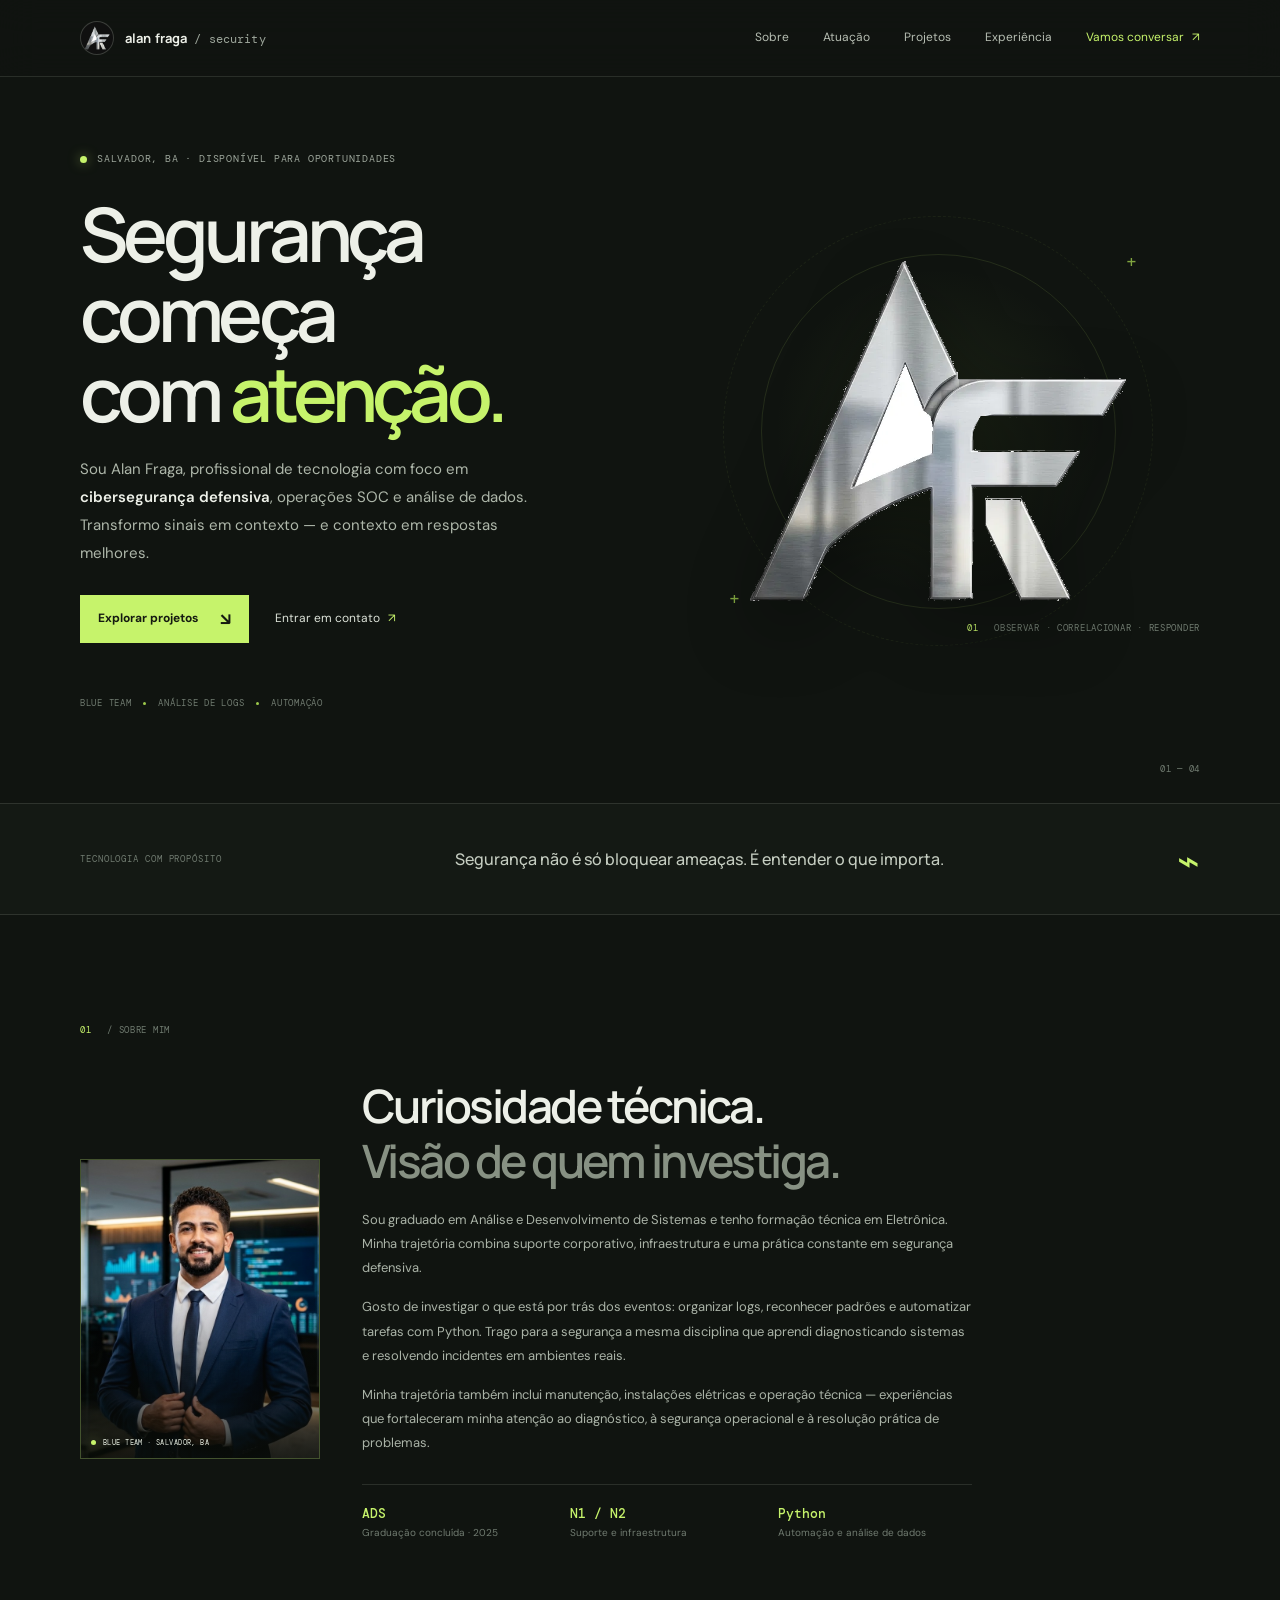
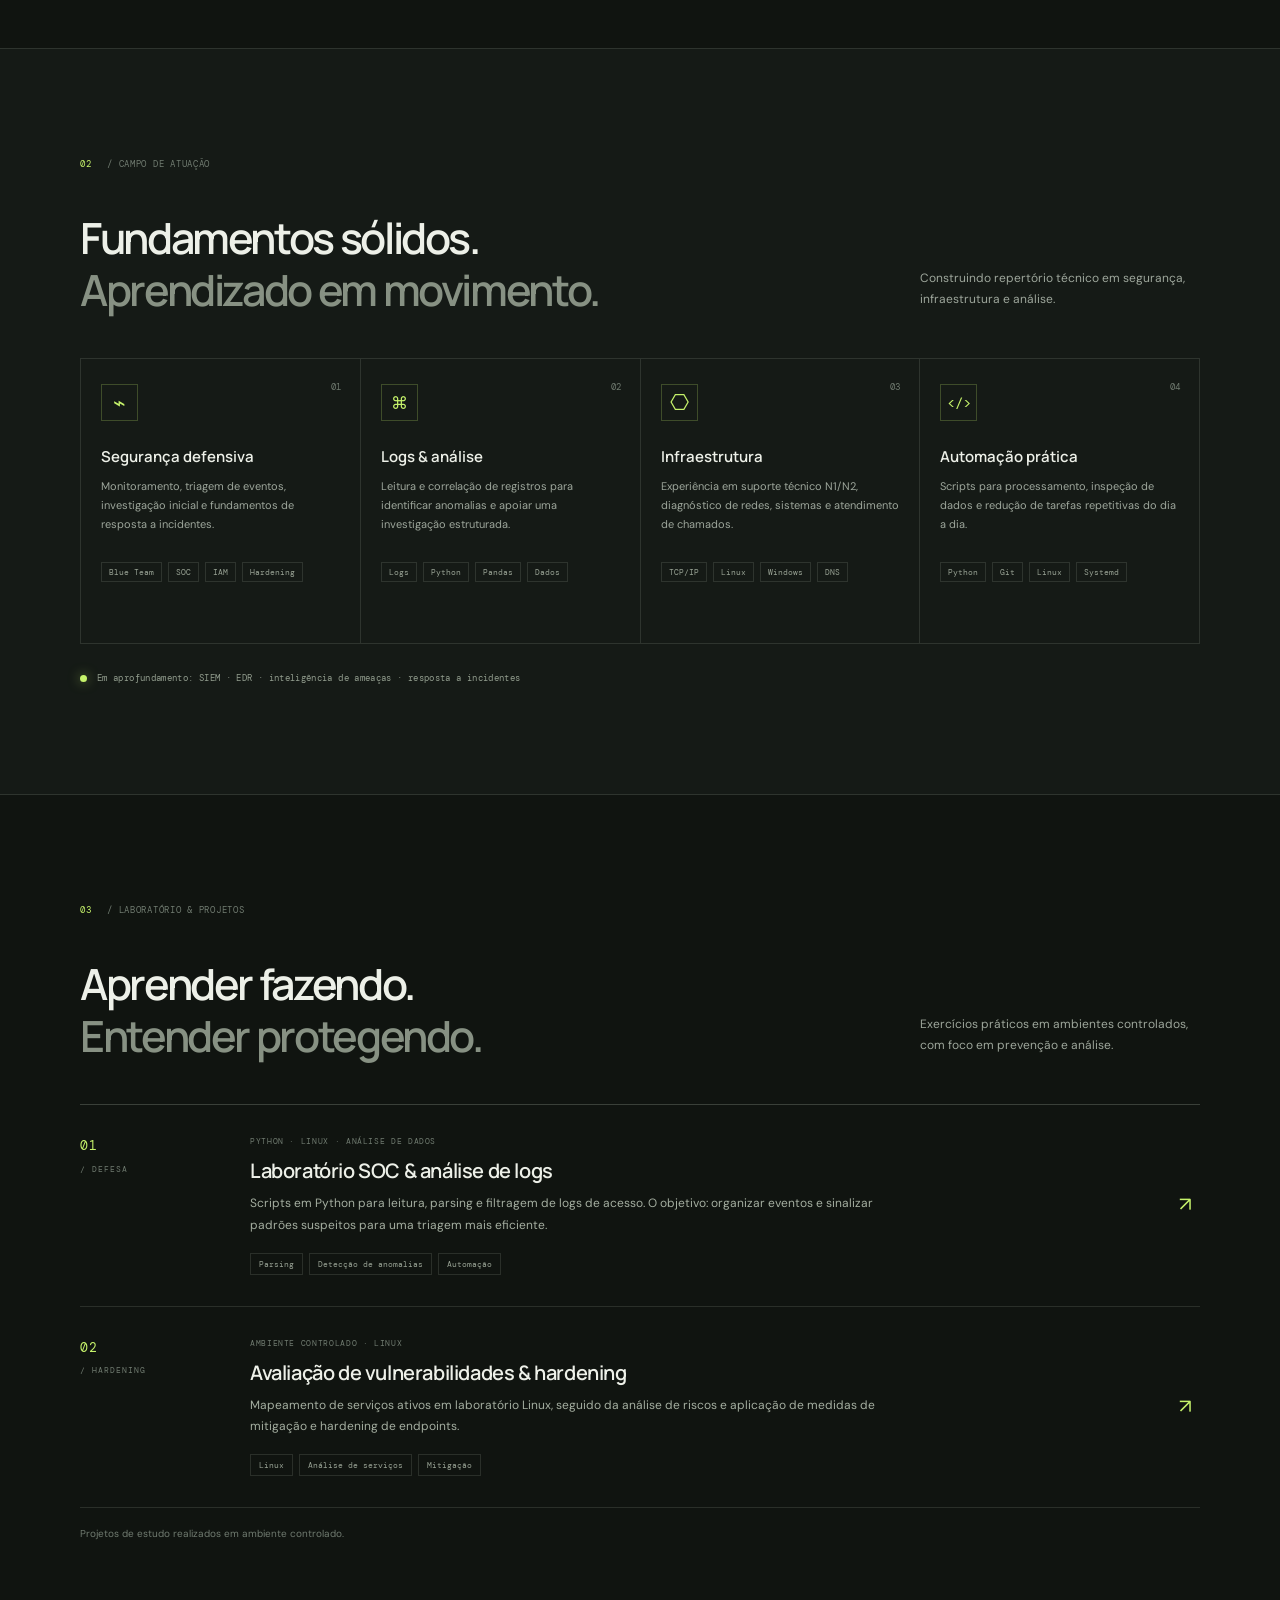
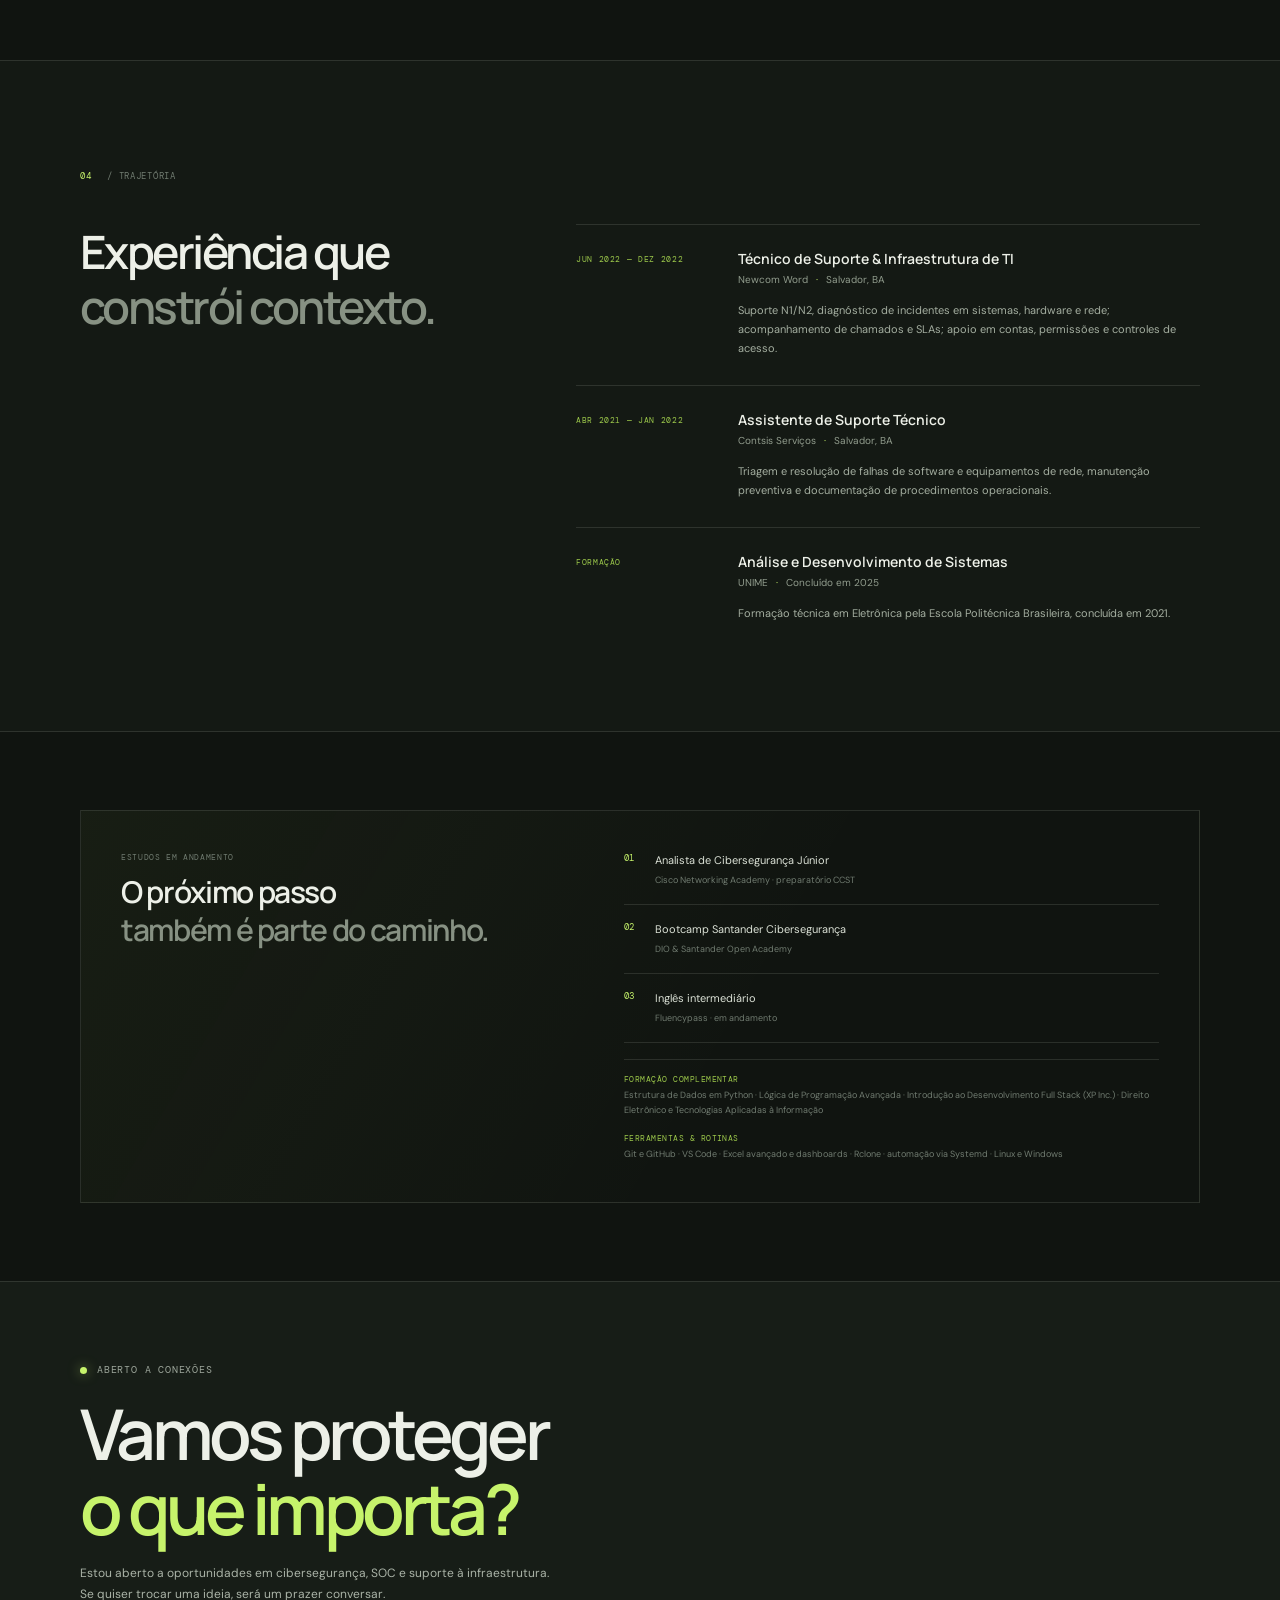
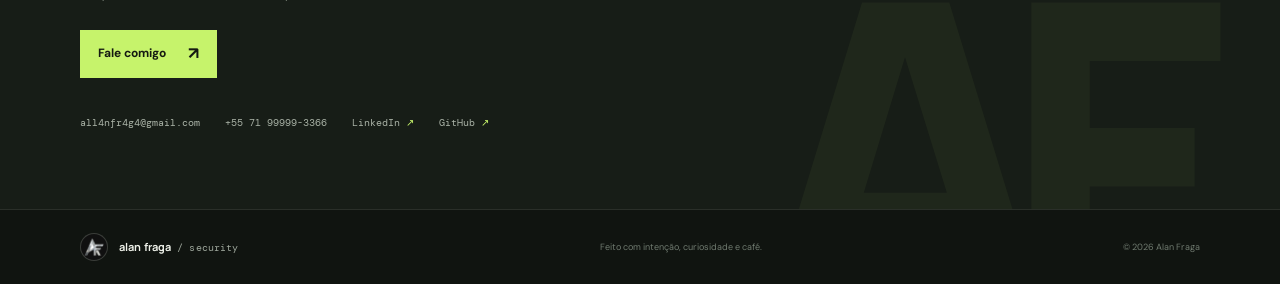
<file: portfolio/index.html>
<!doctype html>
<html lang="pt-BR">
  <head>
    <meta name="google-site-verification" content="bKGpLpm7BpM-RnUFMZXhMSySsXgAoO-JBZAeF-vgpZw" />
    <meta charset="utf-8" />
    <meta name="viewport" content="width=device-width, initial-scale=1" />
    <meta
      name="description"
      content="Portfólio de Alan Fraga — cibersegurança defensiva, operações SOC e análise de dados."
    />
    <meta name="theme-color" content="#101410" />
    <title>Alan Fraga — Cibersegurança & Blue Team</title>
    <link rel="preconnect" href="https://fonts.googleapis.com" />
    <link rel="preconnect" href="https://fonts.gstatic.com" crossorigin />
    <link
      href="https://fonts.googleapis.com/css2?family=DM+Mono:wght@400;500&family=DM+Sans:wght@400;500;600;700&family=Manrope:wght@400;500;600;700;800&display=swap"
      rel="stylesheet"
    />
    <link rel="stylesheet" href="styles.css" />
    <script src="script.js" defer></script>
  </head>
  <body>
    <a class="skip-link" href="#conteudo">Pular para o conteúdo</a>

    <header class="site-header">
      <nav class="nav shell" aria-label="Navegação principal">
        <a class="brand" href="#inicio" aria-label="Alan Fraga, início">
          <span class="brand-mark" aria-hidden="true"><img src="assets/alan-fraga-logo.png" alt="" /></span>
          <span class="brand-name">alan fraga<span> / security</span></span>
        </a>
        <button class="menu-toggle" type="button" aria-expanded="false" aria-controls="nav-links">
          <span class="sr-only">Abrir menu</span>
          <span></span><span></span>
        </button>
        <div class="nav-links" id="nav-links">
          <a href="#sobre">Sobre</a>
          <a href="#atuacao">Atuação</a>
          <a href="#projetos">Projetos</a>
          <a href="#experiencia">Experiência</a>
          <a class="nav-contact" href="#contato">Vamos conversar <span aria-hidden="true">↗</span></a>
        </div>
      </nav>
    </header>

    <main id="conteudo">
      <section class="hero shell" id="inicio">
        <div class="hero-copy reveal">
          <p class="eyebrow"><span class="status-dot"></span> Salvador, BA · disponível para oportunidades</p>
          <h1>Segurança começa<br />com <span>atenção.</span></h1>
          <p class="hero-intro">
            Sou Alan Fraga, profissional de tecnologia com foco em <strong>cibersegurança defensiva</strong>,
            operações SOC e análise de dados. Transformo sinais em contexto — e contexto em respostas melhores.
          </p>
          <div class="hero-actions">
            <a class="button button-primary" href="#projetos">Explorar projetos <span aria-hidden="true">↘</span></a>
            <a class="text-link" href="mailto:all4nfr4g4@gmail.com">Entrar em contato <span aria-hidden="true">↗</span></a>
          </div>
          <div class="hero-meta" aria-label="Áreas de interesse">
            <span>BLUE TEAM</span><i></i><span>ANÁLISE DE LOGS</span><i></i><span>AUTOMAÇÃO</span>
          </div>
        </div>

        <div class="hero-visual reveal" role="img" aria-label="Monograma AF de Alan Fraga">
          <div class="orbit orbit-one"></div>
          <div class="orbit orbit-two"></div>
          <div class="visual-cross cross-one">+</div>
          <div class="visual-cross cross-two">+</div>
          <img class="hero-logo" src="assets/alan-fraga-logo.png" alt="" />
          <div class="visual-caption"><span>01</span> observar · correlacionar · responder</div>
        </div>
        <div class="hero-index" aria-hidden="true">01 — 04</div>
      </section>

      <section class="intro-strip">
        <div class="shell strip-inner">
          <p>TECNOLOGIA COM PROPÓSITO</p>
          <span>Segurança não é só bloquear ameaças.<br class="mobile-break" /> É entender o que importa.</span>
          <span class="strip-symbol" aria-hidden="true">⌁</span>
        </div>
      </section>

      <section class="section shell about-section" id="sobre">
        <div class="section-label reveal"><span>01</span> / SOBRE MIM</div>
        <div class="about-grid">
          <figure class="profile-photo reveal">
            <img src="assets/alan-fraga.jpg" alt="Alan Fraga em traje social" />
            <figcaption><span class="status-dot"></span> BLUE TEAM · SALVADOR, BA</figcaption>
          </figure>
          <div class="about-story">
            <h2 class="section-title reveal">Curiosidade técnica.<br /><span>Visão de quem investiga.</span></h2>
            <div class="about-copy reveal">
              <p>
                Sou graduado em Análise e Desenvolvimento de Sistemas e tenho formação técnica em Eletrônica.
                Minha trajetória combina suporte corporativo, infraestrutura e uma prática constante em segurança defensiva.
              </p>
              <p>
                Gosto de investigar o que está por trás dos eventos: organizar logs, reconhecer padrões e automatizar
                tarefas com Python. Trago para a segurança a mesma disciplina que aprendi diagnosticando sistemas
                e resolvendo incidentes em ambientes reais.
              </p>
              <p>
                Minha trajetória também inclui manutenção, instalações elétricas e operação técnica — experiências
                que fortaleceram minha atenção ao diagnóstico, à segurança operacional e à resolução prática de problemas.
              </p>
              <div class="about-facts">
                <div><strong>ADS</strong><span>Graduação concluída · 2025</span></div>
                <div><strong>N1 / N2</strong><span>Suporte e infraestrutura</span></div>
                <div><strong>Python</strong><span>Automação e análise de dados</span></div>
              </div>
            </div>
          </div>
        </div>
      </section>

      <section class="section expertise-section" id="atuacao">
        <div class="shell">
          <div class="section-label reveal"><span>02</span> / CAMPO DE ATUAÇÃO</div>
          <div class="section-heading-row">
            <h2 class="section-title reveal">Fundamentos sólidos.<br /><span>Aprendizado em movimento.</span></h2>
            <p class="section-aside reveal">Construindo repertório técnico em segurança, infraestrutura e análise.</p>
          </div>
          <div class="expertise-grid">
            <article class="expertise-card reveal">
              <span class="card-index">01</span>
              <div class="expertise-icon" aria-hidden="true">⌁</div>
              <h3>Segurança defensiva</h3>
              <p>Monitoramento, triagem de eventos, investigação inicial e fundamentos de resposta a incidentes.</p>
              <div class="tag-list"><span>Blue Team</span><span>SOC</span><span>IAM</span><span>Hardening</span></div>
            </article>
            <article class="expertise-card reveal">
              <span class="card-index">02</span>
              <div class="expertise-icon icon-chart" aria-hidden="true">⌘</div>
              <h3>Logs & análise</h3>
              <p>Leitura e correlação de registros para identificar anomalias e apoiar uma investigação estruturada.</p>
              <div class="tag-list"><span>Logs</span><span>Python</span><span>Pandas</span><span>Dados</span></div>
            </article>
            <article class="expertise-card reveal">
              <span class="card-index">03</span>
              <div class="expertise-icon icon-network" aria-hidden="true">⎔</div>
              <h3>Infraestrutura</h3>
              <p>Experiência em suporte técnico N1/N2, diagnóstico de redes, sistemas e atendimento de chamados.</p>
              <div class="tag-list"><span>TCP/IP</span><span>Linux</span><span>Windows</span><span>DNS</span></div>
            </article>
            <article class="expertise-card reveal">
              <span class="card-index">04</span>
              <div class="expertise-icon icon-code" aria-hidden="true">&lt;/&gt;</div>
              <h3>Automação prática</h3>
              <p>Scripts para processamento, inspeção de dados e redução de tarefas repetitivas do dia a dia.</p>
              <div class="tag-list"><span>Python</span><span>Git</span><span>Linux</span><span>Systemd</span></div>
            </article>
          </div>
          <p class="learning-note"><span class="status-dot"></span> Em aprofundamento: SIEM · EDR · inteligência de ameaças · resposta a incidentes</p>
        </div>
      </section>

      <section class="section shell projects-section" id="projetos">
        <div class="section-label reveal"><span>03</span> / LABORATÓRIO & PROJETOS</div>
        <div class="section-heading-row">
          <h2 class="section-title reveal">Aprender fazendo.<br /><span>Entender protegendo.</span></h2>
          <p class="section-aside reveal">Exercícios práticos em ambientes controlados, com foco em prevenção e análise.</p>
        </div>
        <div class="project-list">
          <article class="project-card reveal">
            <div class="project-number">01<span> / DEFESA</span></div>
            <div class="project-main">
              <p class="project-kicker">PYTHON · LINUX · ANÁLISE DE DADOS</p>
              <h3>Laboratório SOC & análise de logs</h3>
              <p>Scripts em Python para leitura, parsing e filtragem de logs de acesso. O objetivo: organizar eventos e sinalizar padrões suspeitos para uma triagem mais eficiente.</p>
              <div class="project-tags"><span>Parsing</span><span>Detecção de anomalias</span><span>Automação</span></div>
            </div>
            <div class="project-arrow" aria-hidden="true">↗</div>
          </article>
          <article class="project-card reveal">
            <div class="project-number">02<span> / HARDENING</span></div>
            <div class="project-main">
              <p class="project-kicker">AMBIENTE CONTROLADO · LINUX</p>
              <h3>Avaliação de vulnerabilidades & hardening</h3>
              <p>Mapeamento de serviços ativos em laboratório Linux, seguido da análise de riscos e aplicação de medidas de mitigação e hardening de endpoints.</p>
              <div class="project-tags"><span>Linux</span><span>Análise de serviços</span><span>Mitigação</span></div>
            </div>
            <div class="project-arrow" aria-hidden="true">↗</div>
          </article>
        </div>
        <p class="project-disclaimer">Projetos de estudo realizados em ambiente controlado.</p>
      </section>

      <section class="section experience-section" id="experiencia">
        <div class="shell">
          <div class="section-label reveal"><span>04</span> / TRAJETÓRIA</div>
          <div class="experience-grid">
            <h2 class="section-title reveal">Experiência que<br /><span>constrói contexto.</span></h2>
            <div class="timeline">
              <article class="timeline-item reveal">
                <div class="timeline-date">JUN 2022 — DEZ 2022</div>
                <div class="timeline-content">
                  <h3>Técnico de Suporte & Infraestrutura de TI</h3>
                  <p class="timeline-company">Newcom Word <span>·</span> Salvador, BA</p>
                  <p>Suporte N1/N2, diagnóstico de incidentes em sistemas, hardware e rede; acompanhamento de chamados e SLAs; apoio em contas, permissões e controles de acesso.</p>
                </div>
              </article>
              <article class="timeline-item reveal">
                <div class="timeline-date">ABR 2021 — JAN 2022</div>
                <div class="timeline-content">
                  <h3>Assistente de Suporte Técnico</h3>
                  <p class="timeline-company">Contsis Serviços <span>·</span> Salvador, BA</p>
                  <p>Triagem e resolução de falhas de software e equipamentos de rede, manutenção preventiva e documentação de procedimentos operacionais.</p>
                </div>
              </article>
              <article class="timeline-item timeline-education reveal">
                <div class="timeline-date">FORMAÇÃO</div>
                <div class="timeline-content">
                  <h3>Análise e Desenvolvimento de Sistemas</h3>
                  <p class="timeline-company">UNIME <span>·</span> Concluído em 2025</p>
                  <p>Formação técnica em Eletrônica pela Escola Politécnica Brasileira, concluída em 2021.</p>
                </div>
              </article>
            </div>
          </div>
        </div>
      </section>

      <section class="learning-section shell">
        <div class="learning-panel reveal">
          <div>
            <p class="project-kicker">ESTUDOS EM ANDAMENTO</p>
            <h2>O próximo passo<br /><span>também é parte do caminho.</span></h2>
          </div>
          <div class="learning-items">
            <p><span>01</span> Analista de Cibersegurança Júnior <small>Cisco Networking Academy · preparatório CCST</small></p>
            <p><span>02</span> Bootcamp Santander Cibersegurança <small>DIO & Santander Open Academy</small></p>
            <p><span>03</span> Inglês intermediário <small>Fluencypass · em andamento</small></p>
            <div class="study-extra">
              <p><strong>FORMAÇÃO COMPLEMENTAR</strong><small>Estrutura de Dados em Python · Lógica de Programação Avançada · Introdução ao Desenvolvimento Full Stack (XP Inc.) · Direito Eletrônico e Tecnologias Aplicadas à Informação</small></p>
              <p><strong>FERRAMENTAS & ROTINAS</strong><small>Git e GitHub · VS Code · Excel avançado e dashboards · Rclone · automação via Systemd · Linux e Windows</small></p>
            </div>
          </div>
        </div>
      </section>

      <section class="contact-section" id="contato">
        <div class="shell contact-content reveal">
          <p class="eyebrow"><span class="status-dot"></span> ABERTO A CONEXÕES</p>
          <h2>Vamos proteger<br /><span>o que importa?</span></h2>
          <p>Estou aberto a oportunidades em cibersegurança, SOC e suporte à infraestrutura. Se quiser trocar uma ideia, será um prazer conversar.</p>
          <a class="button button-primary" href="mailto:all4nfr4g4@gmail.com">Fale comigo <span aria-hidden="true">↗</span></a>
          <div class="contact-links">
            <a href="mailto:all4nfr4g4@gmail.com">all4nfr4g4@gmail.com</a>
            <a href="tel:+5571999993366">+55 71 99999-3366</a>
            <a href="https://www.linkedin.com/in/alan-fraga-46285b385/" target="_blank" rel="noreferrer">LinkedIn <span aria-hidden="true">↗</span></a>
            <a href="https://github.com/all4nfr4g4" target="_blank" rel="noreferrer">GitHub <span aria-hidden="true">↗</span></a>
          </div>
          <div class="contact-decoration" aria-hidden="true">AF<span>.</span></div>
        </div>
      </section>
    </main>

    <footer class="site-footer">
      <div class="shell footer-inner">
        <a class="brand footer-brand" href="#inicio"><span class="brand-mark" aria-hidden="true"><img src="assets/alan-fraga-logo.png" alt="" /></span><span class="brand-name">alan fraga<span> / security</span></span></a>
        <p>Feito com intenção, curiosidade e café.</p>
        <p>© <span id="current-year">2026</span> Alan Fraga</p>
      </div>
    </footer>
  </body>
</html>
</file>
<file: styles.css>
/* =========================================================
   Alan Fraga — Security Portfolio
   Design system · 2026
   ========================================================= */

:root {
  color-scheme: dark;
  --bg: #080b09;
  --bg-2: #0b100c;
  --surface: #0e1410;
  --surface-2: #121a13;
  --surface-3: #172018;
  --line: rgba(214, 235, 205, 0.1);
  --line-strong: rgba(214, 235, 205, 0.18);
  --text: #eef3ea;
  --text-soft: #c6d0c1;
  --muted: #9aa795;
  --subtle: #7c8a79;
  --accent: #b8f24a;
  --accent-soft: #d3fa82;
  --accent-dim: #8dbb3d;
  --teal: #5fe3c0;
  --amber: #f2c15c;
  --red: #ff7a7a;
  --blue: #7cc7ff;
  --mono: "DM Mono", ui-monospace, SFMono-Regular, Menlo, Consolas, monospace;
  --sans: "DM Sans", ui-sans-serif, system-ui, -apple-system, sans-serif;
  --display: "Manrope", ui-sans-serif, system-ui, -apple-system, sans-serif;
  --radius: 20px;
  --radius-sm: 12px;
  --header-h: 74px;
  --shadow: 0 24px 80px rgba(0, 0, 0, 0.45);
}

*,
*::before,
*::after {
  box-sizing: border-box;
}

html {
  scroll-behavior: smooth;
  scroll-padding-top: calc(var(--header-h) + 24px);
  -webkit-text-size-adjust: 100%;
}

body {
  margin: 0;
  overflow-x: hidden;
  background: var(--bg);
  color: var(--text);
  font: 400 16px/1.7 var(--sans);
  -webkit-font-smoothing: antialiased;
  text-rendering: optimizeLegibility;
}

body::before {
  position: fixed;
  z-index: -1;
  inset: 0;
  content: "";
  pointer-events: none;
  background:
    radial-gradient(900px 620px at 88% -8%, rgba(184, 242, 74, 0.075), transparent 62%),
    radial-gradient(760px 560px at -12% 24%, rgba(95, 227, 192, 0.045), transparent 62%),
    var(--bg);
}

::selection {
  color: #0a0f06;
  background: var(--accent);
}

a {
  color: inherit;
  text-decoration: none;
}

button,
input,
select,
textarea {
  font: inherit;
}

button {
  color: inherit;
}

img,
svg {
  display: block;
  max-width: 100%;
}

h1,
h2,
h3,
h4,
p,
ul,
ol,
figure {
  margin-top: 0;
}

:focus-visible {
  outline: 2px solid var(--accent);
  outline-offset: 3px;
  border-radius: 4px;
}

::-webkit-scrollbar {
  width: 10px;
  height: 10px;
}
::-webkit-scrollbar-track {
  background: #080b09;
}
::-webkit-scrollbar-thumb {
  border: 2px solid #080b09;
  border-radius: 999px;
  background: #263127;
}
::-webkit-scrollbar-thumb:hover {
  background: #3a4a36;
}

html {
  scrollbar-color: #263127 #080b09;
  scrollbar-width: thin;
}

.sr-only,
.skip-link:not(:focus) {
  position: absolute;
  width: 1px;
  height: 1px;
  padding: 0;
  margin: -1px;
  overflow: hidden;
  clip: rect(0, 0, 0, 0);
  white-space: nowrap;
  border: 0;
}

.skip-link:focus {
  position: fixed;
  z-index: 300;
  top: 12px;
  left: 12px;
  padding: 10px 16px;
  border-radius: 999px;
  color: #0a0f06;
  background: var(--accent);
  font: 600 12px var(--sans);
}

.noise {
  position: fixed;
  z-index: 90;
  inset: 0;
  opacity: 0.028;
  pointer-events: none;
  background-image: url("data:image/svg+xml,%3Csvg xmlns='http://www.w3.org/2000/svg' width='180' height='180'%3E%3Cfilter id='n'%3E%3CfeTurbulence type='fractalNoise' baseFrequency='.8' numOctaves='3' stitchTiles='stitch'/%3E%3C/filter%3E%3Crect width='100%25' height='100%25' filter='url(%23n)' opacity='.6'/%3E%3C/svg%3E");
}

.shell {
  width: min(1180px, calc(100% - 56px));
  margin-inline: auto;
}

.scroll-progress {
  position: fixed;
  z-index: 70;
  top: 0;
  right: 0;
  left: 0;
  height: 2px;
  pointer-events: none;
}

.scroll-progress span {
  display: block;
  width: 0;
  height: 100%;
  background: linear-gradient(90deg, var(--accent-dim), var(--accent), var(--teal));
  box-shadow: 0 0 12px rgba(184, 242, 74, 0.5);
}

/* ---------- shared atoms ---------- */

.status-dot {
  display: inline-block;
  flex: 0 0 auto;
  width: 7px;
  height: 7px;
  border-radius: 50%;
  background: var(--accent);
  box-shadow: 0 0 0 4px rgba(184, 242, 74, 0.08), 0 0 14px rgba(184, 242, 74, 0.55);
  animation: dotPulse 2.8s ease-in-out infinite;
}

.card-label {
  display: block;
  color: var(--accent);
  font: 500 9px var(--mono);
  letter-spacing: 0.16em;
  text-transform: uppercase;
}

.status-pill {
  display: inline-flex;
  align-items: center;
  gap: 6px;
  padding: 4px 8px;
  border: 1px solid rgba(184, 242, 74, 0.22);
  border-radius: 999px;
  color: var(--accent);
  background: rgba(184, 242, 74, 0.06);
  font: 500 8px var(--mono);
  letter-spacing: 0.08em;
  text-transform: uppercase;
  white-space: nowrap;
}

.status-pill i {
  width: 4px;
  height: 4px;
  border-radius: 50%;
  background: currentColor;
  animation: dotPulse 2.4s ease-in-out infinite;
}

.btn {
  display: inline-flex;
  align-items: center;
  justify-content: center;
  gap: 10px;
  min-height: 48px;
  padding: 0 20px;
  border: 1px solid transparent;
  border-radius: 999px;
  cursor: pointer;
  font: 600 12px var(--sans);
  letter-spacing: 0.01em;
  white-space: nowrap;
  transition: background 0.25s ease, border-color 0.25s ease, color 0.25s ease, transform 0.25s ease,
    box-shadow 0.25s ease;
}

.btn-primary {
  color: #0a0f06;
  background: var(--accent);
  box-shadow: 0 0 0 1px rgba(184, 242, 74, 0.16), 0 12px 34px rgba(184, 242, 74, 0.12);
}

.btn-primary:hover {
  background: var(--accent-soft);
  box-shadow: 0 0 0 1px rgba(184, 242, 74, 0.3), 0 16px 44px rgba(184, 242, 74, 0.2);
  transform: translateY(-2px);
}

.btn-ghost {
  border-color: var(--line-strong);
  color: var(--text-soft);
  background: rgba(255, 255, 255, 0.02);
}

.btn-ghost:hover {
  border-color: rgba(184, 242, 74, 0.35);
  color: var(--text);
  background: rgba(184, 242, 74, 0.05);
  transform: translateY(-2px);
}

.btn-arrow {
  transition: transform 0.25s ease;
}

.btn:hover .btn-arrow {
  transform: translate(2px, 2px);
}

.btn-sm {
  min-height: 40px;
  padding: 0 14px;
  font-size: 11px;
}

.text-link {
  display: inline-flex;
  align-items: center;
  gap: 6px;
  color: var(--text-soft);
  font-size: 12px;
  transition: color 0.2s ease;
}

.text-link span {
  color: var(--accent);
}

.text-link:hover {
  color: var(--accent);
}

.tags {
  display: flex;
  flex-wrap: wrap;
  gap: 6px;
}

.tags span {
  padding: 4px 8px;
  border: 1px solid var(--line);
  border-radius: 999px;
  color: var(--muted);
  background: rgba(255, 255, 255, 0.015);
  font: 400 9px var(--mono);
  letter-spacing: 0.02em;
}

kbd {
  display: inline-flex;
  align-items: center;
  justify-content: center;
  min-width: 18px;
  height: 18px;
  padding: 0 4px;
  border: 1px solid var(--line-strong);
  border-bottom-color: rgba(214, 235, 205, 0.28);
  border-radius: 4px;
  color: var(--subtle);
  background: rgba(255, 255, 255, 0.03);
  font: 400 9px var(--mono);
  line-height: 1;
}

/* ---------- header ---------- */

.site-header {
  position: sticky;
  z-index: 60;
  top: 0;
  border-bottom: 1px solid transparent;
  background: rgba(8, 11, 9, 0.55);
  transition: background 0.3s ease, border-color 0.3s ease, box-shadow 0.3s ease;
}

.site-header.is-scrolled {
  border-bottom-color: var(--line);
  background: rgba(8, 11, 9, 0.9);
  box-shadow: 0 16px 50px rgba(0, 0, 0, 0.35);
  backdrop-filter: blur(18px);
}

.nav {
  display: flex;
  align-items: center;
  justify-content: space-between;
  gap: 24px;
  height: var(--header-h);
}

.brand {
  display: inline-flex;
  align-items: center;
  gap: 11px;
  flex: 0 0 auto;
}

.brand-mark {
  display: grid;
  width: 36px;
  height: 36px;
  place-items: center;
  border: 1px solid rgba(184, 242, 74, 0.28);
  border-radius: 11px;
  color: var(--accent);
  background: linear-gradient(145deg, rgba(184, 242, 74, 0.1), rgba(184, 242, 74, 0.02));
  box-shadow: inset 0 1px 0 rgba(255, 255, 255, 0.06), 0 0 24px rgba(184, 242, 74, 0.08);
}

.brand-mark svg {
  width: 23px;
  height: 23px;
}

.brand-name {
  font: 700 13px var(--display);
  letter-spacing: 0.005em;
}

.brand-name > span {
  color: var(--subtle);
  font: 400 11px var(--mono);
}

.nav-links {
  display: flex;
  align-items: center;
  gap: 30px;
}

.nav-mobile-only {
  display: none !important;
}

.nav-links a {
  position: relative;
  color: var(--muted);
  font-size: 12px;
  transition: color 0.2s ease;
}

.nav-links a::after {
  position: absolute;
  right: 0;
  bottom: -8px;
  left: 0;
  height: 1px;
  content: "";
  background: var(--accent);
  opacity: 0;
  transform: scaleX(0.3);
  transform-origin: left;
  transition: opacity 0.2s ease, transform 0.2s ease;
}

.nav-links a:hover,
.nav-links a.is-active {
  color: var(--text);
}

.nav-links a:hover::after,
.nav-links a.is-active::after {
  opacity: 1;
  transform: scaleX(1);
}

.nav-actions {
  display: flex;
  align-items: center;
  gap: 10px;
}

.search-trigger {
  display: inline-flex;
  align-items: center;
  gap: 8px;
  height: 36px;
  padding: 0 8px 0 10px;
  border: 1px solid var(--line);
  border-radius: 999px;
  color: var(--muted);
  background: rgba(255, 255, 255, 0.02);
  cursor: pointer;
  transition: border-color 0.2s ease, color 0.2s ease, background 0.2s ease;
}

.search-trigger:hover {
  border-color: rgba(184, 242, 74, 0.28);
  color: var(--text-soft);
  background: rgba(184, 242, 74, 0.04);
}

.search-trigger svg {
  width: 15px;
  height: 15px;
}

.search-label {
  font-size: 11px;
}

.nav-cta {
  display: inline-flex;
  align-items: center;
  gap: 6px;
  height: 36px;
  padding: 0 14px;
  border: 1px solid rgba(184, 242, 74, 0.24);
  border-radius: 999px;
  color: var(--accent);
  background: rgba(184, 242, 74, 0.055);
  font: 500 11px var(--mono);
  letter-spacing: 0.02em;
  transition: background 0.2s ease, color 0.2s ease, border-color 0.2s ease;
}

.nav-cta span {
  font-size: 13px;
}

.nav-cta:hover {
  border-color: var(--accent);
  color: #0a0f06;
  background: var(--accent);
}

.menu-toggle {
  display: none;
  width: 40px;
  height: 38px;
  padding: 0;
  border: 1px solid var(--line-strong);
  border-radius: 10px;
  background: transparent;
  cursor: pointer;
}

.menu-toggle span {
  display: block;
  width: 16px;
  height: 1px;
  margin: 5px auto;
  background: var(--accent);
  transition: transform 0.2s ease;
}

.menu-toggle[aria-expanded="true"] span:first-child {
  transform: translateY(3px) rotate(45deg);
}

.menu-toggle[aria-expanded="true"] span:last-child {
  transform: translateY(-3px) rotate(-45deg);
}

/* ---------- section rail ---------- */

.section-rail {
  position: fixed;
  z-index: 40;
  top: 50%;
  right: 26px;
  display: flex;
  flex-direction: column;
  gap: 13px;
  transform: translateY(-50%);
}

.section-rail a {
  position: relative;
  display: flex;
  align-items: center;
  justify-content: flex-end;
  gap: 8px;
  color: var(--subtle);
}

.section-rail span {
  font: 400 8px var(--mono);
  opacity: 0;
  transition: opacity 0.2s ease, color 0.2s ease;
}

.section-rail i {
  width: 16px;
  height: 1px;
  background: var(--line-strong);
  transition: width 0.25s ease, background 0.25s ease, box-shadow 0.25s ease;
}

.section-rail b {
  position: absolute;
  right: calc(100% + 12px);
  padding: 4px 8px;
  border: 1px solid var(--line);
  border-radius: 5px;
  color: var(--text-soft);
  background: var(--surface-2);
  font: 400 9px var(--mono);
  white-space: nowrap;
  opacity: 0;
  pointer-events: none;
  transform: translateX(4px);
  transition: opacity 0.2s ease, transform 0.2s ease;
}

.section-rail a:hover span,
.section-rail a:focus-visible span,
.section-rail a.is-active span {
  color: var(--accent);
  opacity: 1;
}

.section-rail a:hover i,
.section-rail a:focus-visible i {
  width: 24px;
  background: var(--accent-dim);
}

.section-rail a.is-active i {
  width: 28px;
  background: var(--accent);
  box-shadow: 0 0 10px rgba(184, 242, 74, 0.55);
}

.section-rail a:hover b,
.section-rail a:focus-visible b {
  opacity: 1;
  transform: none;
}

/* ---------- hero ---------- */

.hero {
  position: relative;
  display: flex;
  align-items: center;
  min-height: calc(100svh - var(--header-h));
  padding-block: clamp(54px, 7vw, 96px) clamp(64px, 8vw, 110px);
  overflow: hidden;
}

.hero::after {
  position: absolute;
  inset: 0;
  content: "";
  pointer-events: none;
  background: radial-gradient(560px circle at var(--mx, 68%) var(--my, 34%), rgba(184, 242, 74, 0.055), transparent 62%);
}

.hero-bg {
  position: absolute;
  inset: 0;
  pointer-events: none;
}

.hero-grid {
  position: absolute;
  inset: 0;
  background-image: linear-gradient(var(--line) 1px, transparent 1px),
    linear-gradient(90deg, var(--line) 1px, transparent 1px);
  background-size: 72px 72px;
  opacity: 0.45;
  mask-image: radial-gradient(ellipse 76% 66% at 52% 44%, #000 24%, transparent 76%);
  -webkit-mask-image: radial-gradient(ellipse 76% 66% at 52% 44%, #000 24%, transparent 76%);
}

.hero-glow {
  position: absolute;
  top: -280px;
  right: -160px;
  width: 760px;
  height: 760px;
  border-radius: 50%;
  background: radial-gradient(circle, rgba(184, 242, 74, 0.13), transparent 64%);
  filter: blur(24px);
}

.hero-inner {
  position: relative;
  z-index: 1;
  display: grid;
  grid-template-columns: 1.02fr 0.98fr;
  align-items: center;
  gap: clamp(34px, 5vw, 76px);
}

.hero-copy > * {
  animation: heroIn 0.85s cubic-bezier(0.2, 0.7, 0.2, 1) both;
}

.hero-copy > :nth-child(1) {
  animation-delay: 0.05s;
}
.hero-copy > :nth-child(2) {
  animation-delay: 0.12s;
}
.hero-copy > :nth-child(3) {
  animation-delay: 0.19s;
}
.hero-copy > :nth-child(4) {
  animation-delay: 0.26s;
}
.hero-copy > :nth-child(5) {
  animation-delay: 0.33s;
}
.hero-copy > :nth-child(6) {
  animation-delay: 0.4s;
}

.eyebrow {
  display: inline-flex;
  align-items: center;
  gap: 9px;
  margin: 0;
  padding: 7px 12px;
  border: 1px solid var(--line);
  border-radius: 999px;
  color: var(--text-soft);
  background: rgba(255, 255, 255, 0.025);
  font: 400 9px var(--mono);
  letter-spacing: 0.1em;
  text-transform: uppercase;
}

.eyebrow .sep {
  color: var(--accent-dim);
}

.hero-title {
  margin: 30px 0 24px;
  font: 800 clamp(50px, 6.4vw, 90px) / 0.97 var(--display);
  letter-spacing: -0.062em;
}

.accent-text {
  color: var(--accent);
  background: linear-gradient(100deg, var(--accent) 8%, var(--teal) 96%);
  -webkit-background-clip: text;
  background-clip: text;
  -webkit-text-fill-color: transparent;
  filter: drop-shadow(0 0 34px rgba(184, 242, 74, 0.14));
}

.hero-intro {
  max-width: 545px;
  margin-bottom: 0;
  color: var(--text-soft);
  font-size: clamp(15px, 1.25vw, 17px);
  line-height: 1.8;
}

.hero-intro strong {
  color: var(--text);
  font-weight: 600;
}

.hero-actions {
  display: flex;
  flex-wrap: wrap;
  align-items: center;
  gap: 12px;
  margin-top: 34px;
}

.hero-tags {
  display: flex;
  flex-wrap: wrap;
  gap: 7px;
  margin: 32px 0 0;
  padding: 0;
  list-style: none;
}

.hero-tags li {
  display: inline-flex;
  align-items: center;
  gap: 7px;
  padding: 5px 10px;
  border: 1px solid var(--line);
  border-radius: 999px;
  color: var(--muted);
  font: 400 9px var(--mono);
  letter-spacing: 0.06em;
  text-transform: uppercase;
}

.hero-tags li::before {
  width: 3px;
  height: 3px;
  border-radius: 50%;
  content: "";
  background: var(--accent-dim);
}

.hero-foot {
  display: flex;
  align-items: center;
  justify-content: space-between;
  gap: 20px;
  margin-top: 52px;
}

.scroll-cue {
  display: inline-flex;
  align-items: center;
  gap: 10px;
  color: var(--subtle);
  font: 400 9px var(--mono);
  letter-spacing: 0.12em;
  text-transform: uppercase;
  transition: color 0.2s ease;
}

.scroll-cue:hover {
  color: var(--accent);
}

.scroll-cue > span {
  position: relative;
  width: 1px;
  height: 26px;
  overflow: hidden;
  background: var(--line-strong);
}

.scroll-cue > span::after {
  position: absolute;
  top: -100%;
  left: 0;
  width: 100%;
  height: 100%;
  content: "";
  background: var(--accent);
  animation: scrollLine 2.2s ease-in-out infinite;
}

.hero-index {
  color: var(--subtle);
  font: 400 9px var(--mono);
  letter-spacing: 0.1em;
}

/* hero visual */

.hero-visual {
  position: relative;
  display: grid;
  min-height: 520px;
  place-items: center;
  perspective: 1300px;
  animation: heroVisual 1.1s 0.25s cubic-bezier(0.2, 0.7, 0.2, 1) both;
}

.radar {
  position: absolute;
  width: 570px;
  height: 570px;
  pointer-events: none;
}

.radar-ring {
  position: absolute;
  border: 1px solid rgba(184, 242, 74, 0.09);
  border-radius: 50%;
}

.ring-1 {
  inset: 22%;
}
.ring-2 {
  inset: 8%;
  border-style: dashed;
  opacity: 0.75;
}
.ring-3 {
  inset: -5%;
  opacity: 0.45;
}

.radar-sweep {
  position: absolute;
  inset: 0;
  border-radius: 50%;
  background: conic-gradient(
    from 0deg,
    rgba(184, 242, 74, 0) 0deg,
    rgba(184, 242, 74, 0) 300deg,
    rgba(184, 242, 74, 0.12) 344deg,
    rgba(184, 242, 74, 0.34) 360deg
  );
  opacity: 0.55;
  mask-image: radial-gradient(circle, transparent 26%, #000 30%, #000 100%);
  -webkit-mask-image: radial-gradient(circle, transparent 26%, #000 30%, #000 100%);
  animation: spin 10s linear infinite;
}

.radar-cross {
  position: absolute;
  background: linear-gradient(90deg, transparent, rgba(184, 242, 74, 0.18), transparent);
}

.cross-h {
  top: 50%;
  right: 0;
  left: 0;
  height: 1px;
}

.cross-v {
  top: 0;
  bottom: 0;
  left: 50%;
  width: 1px;
  background: linear-gradient(transparent, rgba(184, 242, 74, 0.18), transparent);
}

.radar-blip {
  position: absolute;
  width: 6px;
  height: 6px;
  border-radius: 50%;
  background: var(--accent);
  box-shadow: 0 0 0 5px rgba(184, 242, 74, 0.1), 0 0 18px rgba(184, 242, 74, 0.7);
}

.radar-blip::after {
  position: absolute;
  inset: -5px;
  border: 1px solid rgba(184, 242, 74, 0.4);
  border-radius: 50%;
  content: "";
  animation: blip 3s ease-out infinite;
}

.blip-1 {
  top: 23%;
  left: 30%;
}
.blip-2 {
  top: 63%;
  right: 21%;
  animation-delay: 1.1s;
}
.blip-3 {
  bottom: 17%;
  left: 39%;
  animation-delay: 2s;
}

.float-chip {
  position: absolute;
  z-index: 3;
  display: inline-flex;
  align-items: center;
  gap: 6px;
  padding: 7px 10px;
  border: 1px solid var(--line-strong);
  border-radius: 999px;
  color: var(--text-soft);
  background: rgba(14, 20, 15, 0.86);
  box-shadow: 0 12px 30px rgba(0, 0, 0, 0.35);
  font: 400 8px var(--mono);
  letter-spacing: 0.08em;
  backdrop-filter: blur(10px);
  animation: floatChip 7s ease-in-out infinite;
}

.float-chip i {
  width: 4px;
  height: 4px;
  border-radius: 50%;
  background: var(--accent);
  box-shadow: 0 0 8px rgba(184, 242, 74, 0.7);
}

.chip-1 {
  top: 7%;
  left: -1%;
}
.chip-2 {
  top: 39%;
  right: -3%;
  animation-delay: 1.4s;
}
.chip-3 {
  bottom: 13%;
  left: 1%;
  animation-delay: 2.6s;
}

.console {
  position: relative;
  z-index: 2;
  width: min(100%, 468px);
  overflow: hidden;
  border: 1px solid rgba(184, 242, 74, 0.24);
  border-radius: 16px;
  background: linear-gradient(158deg, rgba(21, 30, 22, 0.97), rgba(8, 13, 9, 0.985));
  box-shadow: 0 34px 90px rgba(0, 0, 0, 0.58), inset 0 1px 0 rgba(255, 255, 255, 0.06),
    0 0 70px rgba(184, 242, 74, 0.055);
  transform: perspective(1300px) rotateX(var(--rx, 0deg)) rotateY(var(--ry, 0deg));
  transition: transform 0.18s ease-out;
  will-change: transform;
}

.console::before {
  position: absolute;
  z-index: 4;
  top: 0;
  right: 0;
  left: 0;
  height: 1px;
  content: "";
  background: linear-gradient(90deg, transparent, rgba(184, 242, 74, 0.55), transparent);
  pointer-events: none;
}

.console-bar {
  display: flex;
  align-items: center;
  gap: 12px;
  height: 44px;
  padding: 0 16px;
  border-bottom: 1px solid var(--line);
  color: var(--subtle);
  font: 400 9px var(--mono);
}

.console-dots {
  display: flex;
  gap: 5px;
}

.console-dots i {
  width: 6px;
  height: 6px;
  border-radius: 50%;
  background: #3a463a;
}

.console-dots i:first-child {
  background: #8a6b52;
}

.console-dots i:nth-child(2) {
  background: #8a7b4e;
}

.console-dots i:last-child {
  background: rgba(184, 242, 74, 0.55);
}

.console-path {
  flex: 1;
  overflow: hidden;
  white-space: nowrap;
  text-overflow: ellipsis;
}

.console-live {
  display: inline-flex;
  align-items: center;
  gap: 5px;
  color: var(--accent);
  font-size: 8px;
  letter-spacing: 0.12em;
}

.console-live i {
  width: 5px;
  height: 5px;
  border-radius: 50%;
  background: var(--accent);
  box-shadow: 0 0 10px rgba(184, 242, 74, 0.8);
  animation: dotPulse 2s ease-in-out infinite;
}

.console-stats {
  display: grid;
  grid-template-columns: repeat(3, 1fr);
  padding: 14px 16px;
  border-bottom: 1px solid var(--line);
}

.console-stats > div {
  display: flex;
  flex-direction: column;
  gap: 2px;
  padding-left: 14px;
  border-left: 1px solid var(--line);
}

.console-stats > div:first-child {
  padding-left: 0;
  border-left: 0;
}

.console-stats span {
  color: var(--subtle);
  font: 400 7px var(--mono);
  letter-spacing: 0.14em;
}

.console-stats strong {
  color: var(--text);
  font: 500 18px var(--mono);
  letter-spacing: -0.03em;
}

.is-amber {
  color: var(--amber) !important;
}
.is-lime {
  color: var(--accent) !important;
}

.console-chart {
  padding: 10px 16px 12px;
  border-bottom: 1px solid var(--line);
}

.console-chart svg {
  width: 100%;
  height: 62px;
  overflow: visible;
}

.chart-line {
  stroke-dasharray: 700;
  stroke-dashoffset: 700;
  animation: drawLine 2.6s 0.6s ease forwards;
}

.chart-scan {
  opacity: 0.35;
  animation: chartScan 6s linear infinite;
}

.chart-meta {
  display: flex;
  align-items: center;
  justify-content: space-between;
  margin-top: 6px;
  color: var(--subtle);
  font: 400 7px var(--mono);
  letter-spacing: 0.1em;
}

.console-feed {
  display: flex;
  flex-direction: column;
  gap: 2px;
  min-height: 122px;
  padding: 11px 16px;
}

.feed-row {
  display: grid;
  grid-template-columns: 54px 7px 1fr;
  align-items: center;
  gap: 7px;
  min-height: 24px;
  color: var(--text-soft);
  font: 400 9px var(--mono);
  animation: feedIn 0.45s ease both;
}

.feed-time {
  color: var(--subtle);
  font-size: 8px;
}

.feed-row > i {
  width: 5px;
  height: 5px;
  border-radius: 50%;
  background: var(--subtle);
}

.feed-row.sev-info > i {
  background: var(--blue);
  box-shadow: 0 0 8px rgba(124, 199, 255, 0.5);
}
.feed-row.sev-warn > i {
  background: var(--amber);
  box-shadow: 0 0 8px rgba(242, 193, 92, 0.5);
}
.feed-row.sev-ok > i {
  background: var(--teal);
  box-shadow: 0 0 8px rgba(95, 227, 192, 0.5);
}
.feed-row.sev-crit > i {
  background: var(--red);
  box-shadow: 0 0 8px rgba(255, 122, 122, 0.55);
}

.feed-msg {
  overflow: hidden;
  white-space: nowrap;
  text-overflow: ellipsis;
}

.console-cmd {
  display: flex;
  align-items: center;
  gap: 7px;
  margin: 2px 14px 12px;
  padding: 9px 11px;
  overflow: hidden;
  border: 1px dashed rgba(184, 242, 74, 0.2);
  border-radius: 7px;
  background: rgba(184, 242, 74, 0.045);
  color: var(--text-soft);
  font: 400 9px var(--mono);
  white-space: nowrap;
}

.console-cmd .prompt {
  color: var(--accent);
}

.caret {
  display: inline-block;
  width: 5px;
  height: 10px;
  background: var(--accent);
  animation: blink 1.1s steps(2) infinite;
}

.console-foot {
  display: flex;
  align-items: center;
  justify-content: space-between;
  gap: 10px;
  padding: 9px 16px;
  border-top: 1px solid var(--line);
  color: var(--subtle);
  font: 400 7px var(--mono);
  letter-spacing: 0.1em;
}

.console-foot span {
  display: inline-flex;
  align-items: center;
  gap: 6px;
}

.mini-pulse {
  display: inline-block;
  width: 4px;
  height: 4px;
  border-radius: 50%;
  background: var(--accent);
  box-shadow: 0 0 8px rgba(184, 242, 74, 0.7);
  animation: dotPulse 2s ease-in-out infinite;
}

.visual-caption {
  position: absolute;
  right: 0;
  bottom: 4px;
  margin: 0;
  color: var(--subtle);
  font: 400 8px var(--mono);
  letter-spacing: 0.1em;
  text-transform: uppercase;
}

.visual-caption span {
  margin-right: 8px;
  color: var(--accent);
}

/* ---------- marquee ---------- */

.marquee {
  display: flex;
  overflow: hidden;
  border-block: 1px solid var(--line);
  background: rgba(255, 255, 255, 0.014);
  mask-image: linear-gradient(90deg, transparent, #000 7%, #000 93%, transparent);
  -webkit-mask-image: linear-gradient(90deg, transparent, #000 7%, #000 93%, transparent);
}

.marquee-track {
  display: flex;
  flex: 0 0 auto;
  width: max-content;
  animation: marquee 46s linear infinite;
}

.marquee:hover .marquee-track {
  animation-play-state: paused;
}

.marquee-track > span {
  display: flex;
  align-items: center;
  gap: 26px;
  padding: 21px 26px 21px 0;
  color: var(--muted);
  font: 400 10px var(--mono);
  letter-spacing: 0.16em;
  white-space: nowrap;
}

.marquee-track i {
  color: var(--accent);
  font-size: 6px;
  font-style: normal;
}

/* ---------- sections ---------- */

.section {
  position: relative;
  padding-block: clamp(84px, 9vw, 128px);
}

.section-head {
  margin-bottom: clamp(38px, 5vw, 62px);
}

.section-label {
  display: flex;
  align-items: center;
  gap: 10px;
  margin: 0 0 24px;
  color: var(--subtle);
  font: 400 9px var(--mono);
  letter-spacing: 0.16em;
  text-transform: uppercase;
}

.section-label::before {
  width: 22px;
  height: 1px;
  content: "";
  background: var(--accent);
  opacity: 0.65;
}

.section-label span {
  color: var(--accent);
}

.section-heading-row {
  display: flex;
  align-items: flex-end;
  justify-content: space-between;
  gap: 44px;
}

.section-title {
  margin: 0;
  font: 700 clamp(36px, 4.6vw, 62px) / 1.06 var(--display);
  letter-spacing: -0.052em;
}

.section-title > span {
  color: #8b9987;
}

.section-aside {
  max-width: 330px;
  margin: 0 0 6px;
  color: var(--muted);
  font-size: 13px;
  line-height: 1.75;
}

.reveal {
  --d: 0ms;
}

.js .reveal {
  opacity: 0;
  transform: translateY(18px);
  transition: opacity 0.7s cubic-bezier(0.2, 0.7, 0.2, 1), transform 0.7s cubic-bezier(0.2, 0.7, 0.2, 1);
  transition-delay: var(--d);
}

.js .reveal.is-visible {
  opacity: 1;
  transform: none;
}

/* ---------- about ---------- */

.about-grid {
  display: grid;
  grid-template-columns: minmax(0, 0.78fr) minmax(0, 1.22fr);
  gap: 16px;
  align-items: start;
}

.about-left {
  display: flex;
  flex-direction: column;
  gap: 16px;
}

.photo-card {
  position: relative;
  margin: 0;
  aspect-ratio: 4 / 5;
  overflow: hidden;
  border: 1px solid rgba(184, 242, 74, 0.2);
  border-radius: var(--radius);
  background: var(--surface);
  box-shadow: var(--shadow);
}

.photo-card img {
  width: 100%;
  height: 100%;
  object-fit: cover;
  object-position: center 22%;
  transition: transform 0.9s cubic-bezier(0.2, 0.7, 0.2, 1);
}

.photo-card:hover img {
  transform: scale(1.025);
}

.photo-card::after {
  position: absolute;
  inset: 38% 0 0;
  content: "";
  pointer-events: none;
  background: linear-gradient(transparent, rgba(5, 8, 6, 0.86));
}

.photo-card figcaption {
  position: absolute;
  z-index: 2;
  right: 14px;
  bottom: 14px;
  left: 14px;
  display: flex;
  align-items: center;
  gap: 8px;
  color: var(--text-soft);
  font: 400 8px var(--mono);
  letter-spacing: 0.1em;
}

.photo-card .status-dot {
  width: 5px;
  height: 5px;
}

.corner {
  position: absolute;
  z-index: 2;
  width: 18px;
  height: 18px;
  border-color: var(--accent);
  border-style: solid;
  opacity: 0.7;
}

.corner-tl {
  top: 12px;
  left: 12px;
  border-width: 1px 0 0 1px;
}

.corner-br {
  right: 12px;
  bottom: 12px;
  border-width: 0 1px 1px 0;
}

.arch-card {
  position: relative;
  height: 168px;
  margin: 0;
  overflow: hidden;
  border: 1px solid var(--line);
  border-radius: 16px;
  background: var(--surface);
}

.arch-card img {
  width: 100%;
  height: 100%;
  object-fit: cover;
  filter: saturate(0.65) brightness(0.72);
  transition: transform 0.8s cubic-bezier(0.2, 0.7, 0.2, 1), filter 0.4s ease;
}

.arch-card:hover img {
  filter: saturate(0.9) brightness(0.85);
  transform: scale(1.035);
}

.arch-card::after {
  position: absolute;
  inset: 0;
  content: "";
  pointer-events: none;
  background: linear-gradient(180deg, transparent 20%, rgba(5, 8, 6, 0.9));
}

.arch-card figcaption {
  position: absolute;
  z-index: 1;
  right: 16px;
  bottom: 14px;
  left: 16px;
}

.arch-card figcaption .card-label {
  margin-bottom: 3px;
  font-size: 7px;
}

.arch-card figcaption strong {
  font: 600 12px var(--display);
}

.about-right {
  display: flex;
  flex-direction: column;
  gap: 16px;
}

.bio-card {
  position: relative;
  padding: clamp(24px, 3vw, 38px);
  overflow: hidden;
  border: 1px solid var(--line);
  border-radius: var(--radius);
  background: linear-gradient(150deg, var(--surface-2), var(--bg-2));
}

.bio-card > .card-label {
  margin-bottom: 16px;
}

.bio-mark {
  position: absolute;
  right: -24px;
  bottom: -50px;
  width: 240px;
  opacity: 0.055;
  filter: grayscale(1) brightness(1.7);
  pointer-events: none;
}

.bio-card p {
  position: relative;
  z-index: 1;
  max-width: 96%;
  margin-bottom: 13px;
  color: var(--text-soft);
  font-size: 13.5px;
  line-height: 1.82;
}

.bio-card p:first-of-type {
  color: var(--text);
  font-size: 15px;
}

.bio-card p:last-child {
  margin-bottom: 0;
}

.facts {
  display: grid;
  grid-template-columns: repeat(3, 1fr);
  gap: 10px;
}

.fact-card {
  padding: 18px;
  border: 1px solid var(--line);
  border-radius: 14px;
  background: rgba(255, 255, 255, 0.017);
  transition: border-color 0.25s ease, background 0.25s ease;
}

.fact-card:hover {
  border-color: rgba(184, 242, 74, 0.24);
  background: rgba(184, 242, 74, 0.03);
}

.fact-card > span {
  display: block;
  margin-bottom: 9px;
  color: var(--subtle);
  font: 400 7px var(--mono);
  letter-spacing: 0.14em;
}

.fact-card strong {
  display: block;
  color: var(--accent);
  font: 500 19px var(--mono);
  letter-spacing: -0.03em;
}

.fact-card p {
  margin: 2px 0 0;
  color: var(--muted);
  font-size: 10px;
  line-height: 1.5;
}

.now-card {
  padding: 20px 22px;
  border: 1px solid var(--line);
  border-radius: 16px;
  background: var(--surface);
}

.now-head {
  display: flex;
  align-items: center;
  justify-content: space-between;
  gap: 12px;
  margin-bottom: 10px;
}

.now-card ul {
  margin: 0;
  padding: 0;
  list-style: none;
}

.now-card li {
  display: flex;
  align-items: center;
  gap: 11px;
  padding: 9px 0;
  border-top: 1px solid var(--line);
  color: var(--text-soft);
  font-size: 11.5px;
}

.now-card li span {
  color: var(--accent);
  font: 400 8px var(--mono);
}

/* ---------- expertise ---------- */

.expertise {
  border-block: 1px solid var(--line);
  background: linear-gradient(180deg, rgba(255, 255, 255, 0.012), transparent 30%), var(--bg-2);
}

.expertise-grid {
  display: grid;
  grid-template-columns: repeat(4, 1fr);
  gap: 12px;
}

.expertise-card {
  position: relative;
  display: flex;
  flex-direction: column;
  min-height: 286px;
  padding: 24px;
  overflow: hidden;
  border: 1px solid var(--line);
  border-radius: 18px;
  background: linear-gradient(180deg, rgba(255, 255, 255, 0.022), rgba(255, 255, 255, 0.006));
  transition: border-color 0.3s ease, transform 0.3s ease, box-shadow 0.3s ease, background 0.3s ease;
}

.expertise-card::after {
  position: absolute;
  top: -80px;
  right: -80px;
  width: 180px;
  height: 180px;
  border-radius: 50%;
  content: "";
  pointer-events: none;
  background: radial-gradient(circle, rgba(184, 242, 74, 0.12), transparent 68%);
  opacity: 0;
  transition: opacity 0.35s ease;
}

.expertise-card:hover {
  border-color: rgba(184, 242, 74, 0.3);
  background: linear-gradient(180deg, rgba(184, 242, 74, 0.045), rgba(255, 255, 255, 0.008));
  box-shadow: 0 22px 55px rgba(0, 0, 0, 0.28);
  transform: translateY(-4px);
}

.expertise-card:hover::after {
  opacity: 1;
}

.expertise-top {
  display: flex;
  align-items: flex-start;
  justify-content: space-between;
  margin-bottom: 22px;
}

.expertise-icon {
  display: grid;
  width: 42px;
  height: 42px;
  place-items: center;
  border: 1px solid rgba(184, 242, 74, 0.24);
  border-radius: 12px;
  color: var(--accent);
  background: rgba(184, 242, 74, 0.055);
}

.expertise-icon svg {
  width: 22px;
  height: 22px;
}

.card-index {
  color: var(--subtle);
  font: 400 8px var(--mono);
}

.expertise-card h3 {
  margin-bottom: 9px;
  font: 600 17px var(--display);
  letter-spacing: -0.02em;
}

.expertise-card p {
  flex: 1;
  margin-bottom: 18px;
  color: var(--muted);
  font-size: 12px;
  line-height: 1.72;
}

/* toolkit */

.toolkit {
  margin-top: 16px;
  padding: 26px 28px;
  border: 1px solid var(--line);
  border-radius: var(--radius);
  background: var(--surface);
}

.toolkit-head {
  display: flex;
  align-items: flex-end;
  justify-content: space-between;
  gap: 24px;
}

.toolkit-head h3 {
  margin: 8px 0 0;
  font: 600 23px var(--display);
  letter-spacing: -0.035em;
}

.filters {
  display: flex;
  flex-wrap: wrap;
  gap: 6px;
}

.filter {
  padding: 7px 12px;
  border: 1px solid var(--line);
  border-radius: 999px;
  color: var(--muted);
  background: transparent;
  cursor: pointer;
  font: 400 9px var(--mono);
  letter-spacing: 0.06em;
  text-transform: uppercase;
  transition: background 0.2s ease, border-color 0.2s ease, color 0.2s ease;
}

.filter:hover {
  border-color: rgba(184, 242, 74, 0.3);
  color: var(--text-soft);
}

.filter.is-active {
  border-color: var(--accent);
  color: #0a0f06;
  background: var(--accent);
}

.tool-grid {
  display: flex;
  flex-wrap: wrap;
  gap: 7px;
  margin-top: 22px;
}

.tool {
  display: inline-flex;
  align-items: center;
  gap: 6px;
  padding: 7px 11px;
  border: 1px solid var(--line);
  border-radius: 9px;
  color: var(--text-soft);
  background: rgba(255, 255, 255, 0.018);
  font: 400 10.5px var(--mono);
  transition: border-color 0.2s ease, color 0.2s ease, background 0.2s ease, opacity 0.2s ease, transform 0.2s ease;
}

.tool:hover {
  border-color: rgba(184, 242, 74, 0.3);
  color: var(--text);
  background: rgba(184, 242, 74, 0.04);
  transform: translateY(-1px);
}

.tool.is-hidden {
  display: none;
}

.tool i {
  padding: 1px 4px;
  border: 1px solid rgba(242, 193, 92, 0.28);
  border-radius: 3px;
  color: var(--amber);
  background: rgba(242, 193, 92, 0.07);
  font: 400 7px var(--mono);
  font-style: normal;
  letter-spacing: 0.04em;
  text-transform: uppercase;
}

.tool-legend {
  display: flex;
  align-items: center;
  gap: 7px;
  margin: 16px 0 0;
  color: var(--subtle);
  font: 400 9px var(--mono);
}

.tool-legend i {
  width: 5px;
  height: 5px;
  border-radius: 50%;
  background: var(--amber);
}

/* ---------- lab ---------- */

.lab {
  background: radial-gradient(1000px 520px at 50% 0%, rgba(184, 242, 74, 0.05), transparent 64%), var(--bg);
}

.lab .section-title > span {
  color: var(--accent);
  background: linear-gradient(100deg, var(--accent), var(--teal));
  -webkit-background-clip: text;
  background-clip: text;
  -webkit-text-fill-color: transparent;
}

.lab-grid {
  display: grid;
  grid-template-columns: 1fr 1fr;
  gap: 16px;
  align-items: stretch;
}

.panel {
  display: flex;
  flex-direction: column;
  overflow: hidden;
  border: 1px solid var(--line);
  border-radius: var(--radius);
  background: var(--surface);
  box-shadow: 0 24px 70px rgba(0, 0, 0, 0.28);
}

.panel-bar {
  display: flex;
  align-items: center;
  gap: 10px;
  min-height: 44px;
  padding: 0 16px;
  border-bottom: 1px solid var(--line);
  background: rgba(0, 0, 0, 0.18);
}

.panel-dots {
  display: flex;
  gap: 5px;
}

.panel-dots i {
  width: 5px;
  height: 5px;
  border-radius: 50%;
  background: #3a463a;
}

.panel-dots i:first-child {
  background: #8a6b52;
}

.panel-dots i:last-child {
  background: rgba(184, 242, 74, 0.55);
}

.panel-title {
  color: var(--muted);
  font: 400 9px var(--mono);
  letter-spacing: 0.08em;
}

.panel-badge {
  margin-left: auto;
  padding: 3px 7px;
  border: 1px solid rgba(184, 242, 74, 0.24);
  border-radius: 4px;
  color: var(--accent);
  background: rgba(184, 242, 74, 0.05);
  font: 400 7px var(--mono);
  letter-spacing: 0.12em;
}

.lab-input-body {
  display: flex;
  flex: 1;
  flex-direction: column;
  padding: 16px;
}

#log-input {
  width: 100%;
  height: 318px;
  min-height: 220px;
  padding: 14px;
  resize: vertical;
  border: 1px solid var(--line);
  border-radius: 11px;
  outline: none;
  color: #cfe0c8;
  background: #090e0a;
  font: 400 11px/1.8 var(--mono);
  tab-size: 2;
  transition: border-color 0.2s ease, box-shadow 0.2s ease;
}

#log-input::placeholder {
  color: #5d6a5a;
}

#log-input:focus {
  border-color: rgba(184, 242, 74, 0.42);
  box-shadow: 0 0 0 3px rgba(184, 242, 74, 0.07);
}

.lab-controls {
  display: flex;
  flex-wrap: wrap;
  gap: 8px;
  margin-top: 12px;
}

.kbd-inline {
  padding: 1px 4px;
  border: 1px solid rgba(10, 15, 6, 0.25);
  border-radius: 3px;
  font: 400 8px var(--mono);
  opacity: 0.65;
}

.privacy-note {
  display: flex;
  align-items: flex-start;
  gap: 7px;
  margin: 12px 0 0;
  color: var(--subtle);
  font-size: 9.5px;
  line-height: 1.6;
}

.privacy-note svg {
  flex: 0 0 auto;
  width: 13px;
  height: 13px;
  margin-top: 1px;
  color: var(--accent-dim);
}

.report-body {
  display: flex;
  flex: 1;
  flex-direction: column;
  padding: 18px;
}

.report-top {
  display: flex;
  align-items: center;
  gap: 20px;
  padding-bottom: 16px;
  border-bottom: 1px solid var(--line);
}

.gauge {
  position: relative;
  flex: 0 0 auto;
  width: 112px;
  height: 112px;
}

.gauge svg {
  width: 100%;
  height: 100%;
  transform: rotate(-90deg);
}

.gauge-track,
.gauge-value {
  fill: none;
  stroke-width: 6;
}

.gauge-track {
  stroke: var(--line);
}

.gauge-value {
  stroke: var(--accent);
  stroke-linecap: round;
  stroke-dasharray: 276.46;
  stroke-dashoffset: 276.46;
  transition: stroke-dashoffset 0.9s cubic-bezier(0.2, 0.7, 0.2, 1), stroke 0.4s ease;
}

.gauge-label {
  position: absolute;
  inset: 0;
  display: flex;
  flex-direction: column;
  align-items: center;
  justify-content: center;
  gap: 1px;
}

.gauge-label strong {
  font: 500 27px var(--mono);
  letter-spacing: -0.05em;
}

.gauge-label span {
  max-width: 76px;
  color: var(--subtle);
  font: 400 7px var(--mono);
  letter-spacing: 0.08em;
  text-align: center;
  text-transform: uppercase;
}

.report-stats {
  display: grid;
  flex: 1;
  grid-template-columns: repeat(3, 1fr);
  gap: 8px;
}

.report-stats > div {
  display: flex;
  flex-direction: column;
  gap: 3px;
  padding: 10px;
  border: 1px solid var(--line);
  border-radius: 9px;
  background: rgba(255, 255, 255, 0.014);
}

.report-stats span {
  color: var(--subtle);
  font: 400 6.5px var(--mono);
  letter-spacing: 0.08em;
}

.report-stats strong {
  font: 500 16px var(--mono);
  letter-spacing: -0.04em;
}

.report-content {
  flex: 1;
  max-height: 308px;
  margin-top: 14px;
  overflow-y: auto;
  overscroll-behavior: contain;
  padding-right: 4px;
}

.report-empty {
  display: flex;
  flex-direction: column;
  align-items: center;
  justify-content: center;
  min-height: 228px;
  padding: 24px;
  text-align: center;
}

.report-empty-icon {
  display: grid;
  width: 58px;
  height: 58px;
  margin-bottom: 14px;
  place-items: center;
  border: 1px solid var(--line);
  border-radius: 50%;
  color: var(--accent);
  background: rgba(184, 242, 74, 0.035);
  opacity: 0.65;
}

.report-empty-icon svg {
  width: 30px;
  height: 30px;
}

.report-empty p {
  margin: 0 0 5px;
  color: var(--text-soft);
  font-size: 12px;
}

.report-empty small {
  max-width: 300px;
  color: var(--subtle);
  font-size: 9.5px;
  line-height: 1.6;
}

.report-success {
  display: flex;
  flex-direction: column;
  align-items: center;
  justify-content: center;
  min-height: 228px;
  padding: 24px;
  text-align: center;
}

.report-success .report-empty-icon {
  color: var(--teal);
  border-color: rgba(95, 227, 192, 0.3);
  background: rgba(95, 227, 192, 0.05);
  opacity: 1;
}

.report-success strong {
  margin-bottom: 4px;
  font: 600 14px var(--display);
}

.report-success p {
  margin: 0;
  color: var(--muted);
  font-size: 10.5px;
}

.finding {
  padding: 12px 13px;
  border: 1px solid var(--line);
  border-left: 3px solid var(--subtle);
  border-radius: 9px;
  background: rgba(255, 255, 255, 0.014);
}

.finding + .finding {
  margin-top: 8px;
}

.finding-head {
  display: flex;
  flex-wrap: wrap;
  align-items: center;
  gap: 8px;
}

.finding-head h3 {
  margin: 0;
  font: 600 12px var(--display);
  letter-spacing: -0.01em;
}

.sev-badge {
  padding: 2px 6px;
  border-radius: 3px;
  font: 400 7px var(--mono);
  letter-spacing: 0.08em;
  text-transform: uppercase;
}

.finding.sev-critical {
  border-left-color: var(--red);
}
.finding.sev-critical .sev-badge {
  color: var(--red);
  background: rgba(255, 122, 122, 0.1);
}

.finding.sev-high {
  border-left-color: var(--amber);
}
.finding.sev-high .sev-badge {
  color: var(--amber);
  background: rgba(242, 193, 92, 0.1);
}

.finding.sev-medium {
  border-left-color: var(--blue);
}
.finding.sev-medium .sev-badge {
  color: var(--blue);
  background: rgba(124, 199, 255, 0.1);
}

.finding.sev-low {
  border-left-color: var(--subtle);
}
.finding.sev-low .sev-badge {
  color: var(--muted);
  background: rgba(255, 255, 255, 0.05);
}

.finding > p {
  margin: 7px 0 0;
  color: var(--muted);
  font-size: 10.5px;
  line-height: 1.65;
}

.finding .finding-rec {
  padding-top: 7px;
  border-top: 1px dashed var(--line);
}

.finding-rec strong {
  color: var(--text-soft);
  font-weight: 500;
}

.finding details {
  margin-top: 7px;
}

.finding summary {
  color: var(--subtle);
  cursor: pointer;
  font: 400 8px var(--mono);
  letter-spacing: 0.06em;
  text-transform: uppercase;
}

.finding summary:hover {
  color: var(--accent);
}

.finding pre {
  max-height: 110px;
  margin: 7px 0 0;
  padding: 8px;
  overflow: auto;
  border: 1px solid var(--line);
  border-radius: 6px;
  color: #a9b8a4;
  background: #080c09;
  font: 400 8.5px/1.6 var(--mono);
  white-space: pre-wrap;
  word-break: break-word;
}

.report-actions {
  padding-top: 10px;
  border-top: 1px solid var(--line);
  text-align: right;
}

.text-btn {
  padding: 0;
  border: 0;
  color: var(--accent);
  background: none;
  cursor: pointer;
  font: 400 8.5px var(--mono);
  letter-spacing: 0.08em;
  text-transform: uppercase;
}

.text-btn:hover {
  color: var(--accent-soft);
}

.method {
  display: grid;
  grid-template-columns: repeat(4, 1fr);
  margin-top: 16px;
  overflow: hidden;
  border: 1px solid var(--line);
  border-radius: 16px;
  background: rgba(255, 255, 255, 0.014);
}

.method-step {
  display: flex;
  align-items: flex-start;
  gap: 12px;
  padding: 20px 22px;
  border-left: 1px solid var(--line);
}

.method-step:first-child {
  border-left: 0;
}

.method-step > span {
  color: var(--accent);
  font: 400 8px var(--mono);
}

.method-step strong {
  display: block;
  margin-bottom: 2px;
  font: 600 12px var(--display);
}

.method-step p {
  margin: 0;
  color: var(--subtle);
  font-size: 10px;
  line-height: 1.5;
}

.lab-disclaimer {
  margin: 16px 0 0;
  color: var(--subtle);
  font: 400 9px var(--mono);
  line-height: 1.7;
}

/* ---------- projects ---------- */

.projects {
  border-top: 1px solid var(--line);
  background: var(--bg-2);
}

.project-grid {
  display: grid;
  grid-template-columns: repeat(3, 1fr);
  gap: 14px;
}

.project-card {
  display: flex;
  flex-direction: column;
  overflow: hidden;
  border: 1px solid var(--line);
  border-radius: var(--radius);
  background: var(--surface);
  transition: border-color 0.3s ease, transform 0.3s ease, box-shadow 0.3s ease;
}

.project-card:hover {
  border-color: rgba(184, 242, 74, 0.3);
  box-shadow: 0 28px 70px rgba(0, 0, 0, 0.36);
  transform: translateY(-5px);
}

.project-visual {
  position: relative;
  display: grid;
  height: 196px;
  place-items: center;
  overflow: hidden;
  border-bottom: 1px solid var(--line);
  background: radial-gradient(480px 200px at 50% 105%, rgba(184, 242, 74, 0.09), transparent 72%), #090e0a;
}

.project-visual::before {
  position: absolute;
  inset: 0;
  content: "";
  background-image: linear-gradient(var(--line) 1px, transparent 1px),
    linear-gradient(90deg, var(--line) 1px, transparent 1px);
  background-size: 32px 32px;
  opacity: 0.35;
  mask-image: radial-gradient(ellipse at center, #000 20%, transparent 76%);
  -webkit-mask-image: radial-gradient(ellipse at center, #000 20%, transparent 76%);
}

.mini-terminal {
  position: relative;
  z-index: 1;
  width: 84%;
  padding: 14px 16px;
  border: 1px solid rgba(184, 242, 74, 0.22);
  border-radius: 10px;
  background: rgba(8, 12, 9, 0.92);
  box-shadow: 0 22px 50px rgba(0, 0, 0, 0.45);
  font: 400 8.5px/2.05 var(--mono);
  transform: rotate(-1.4deg);
}

.mini-terminal p {
  margin: 0;
  overflow: hidden;
  color: var(--muted);
  white-space: nowrap;
  text-overflow: ellipsis;
}

.mini-terminal p span {
  margin-right: 6px;
  color: var(--subtle);
  font-size: 7.5px;
}

.mini-terminal b {
  color: var(--accent);
  font-weight: 400;
}

.mini-terminal .warn {
  color: var(--amber);
}

.mini-terminal .ok {
  color: var(--teal);
}

.mini-caret {
  display: inline-block;
  width: 5px;
  height: 9px;
  margin-top: 3px;
  background: var(--accent);
  animation: blink 1.2s steps(2) infinite;
}

.hardening-art {
  position: relative;
  z-index: 1;
  display: grid;
  width: 158px;
  height: 158px;
  place-items: center;
}

.hardening-art svg {
  position: relative;
  z-index: 2;
  width: 72px;
  height: 72px;
  color: var(--accent);
  filter: drop-shadow(0 0 20px rgba(184, 242, 74, 0.28));
}

.hardening-ring {
  position: absolute;
  border: 1px solid rgba(184, 242, 74, 0.16);
  border-radius: 50%;
}

.ring-a {
  inset: 20px;
}

.ring-b {
  inset: 0;
  border-style: dashed;
  animation: spin 26s linear infinite;
}

.hardening-label {
  position: absolute;
  z-index: 3;
  bottom: -6px;
  padding: 3px 7px;
  border: 1px solid rgba(184, 242, 74, 0.3);
  border-radius: 4px;
  color: var(--accent);
  background: #090e0a;
  font: 400 7px var(--mono);
  letter-spacing: 0.18em;
}

.automation-art {
  position: relative;
  z-index: 1;
  width: 230px;
  height: 138px;
}

.auto-node {
  position: absolute;
  display: grid;
  width: 52px;
  height: 52px;
  place-items: center;
  border: 1px solid rgba(184, 242, 74, 0.3);
  border-radius: 12px;
  color: var(--accent);
  background: rgba(184, 242, 74, 0.055);
  box-shadow: 0 10px 30px rgba(0, 0, 0, 0.35);
  font: 400 8px var(--mono);
  letter-spacing: 0.1em;
}

.node-a {
  top: 42px;
  left: 4px;
}

.node-b {
  top: 2px;
  left: 89px;
}

.node-c {
  right: 4px;
  bottom: 2px;
}

.auto-line {
  position: absolute;
  height: 1px;
  background: linear-gradient(90deg, rgba(184, 242, 74, 0.55), rgba(184, 242, 74, 0.1));
  transform-origin: left center;
}

.line-a {
  top: 68px;
  left: 56px;
  width: 49px;
  transform: rotate(-43deg);
}

.line-b {
  top: 50px;
  left: 141px;
  width: 58px;
  transform: rotate(52deg);
}

.line-c {
  top: 92px;
  left: 56px;
  width: 128px;
  transform: rotate(15deg);
}

.auto-pulse {
  position: absolute;
  top: 96px;
  left: 50%;
  width: 6px;
  height: 6px;
  border-radius: 50%;
  background: var(--accent);
  box-shadow: 0 0 0 5px rgba(184, 242, 74, 0.1), 0 0 16px rgba(184, 242, 74, 0.7);
  animation: dotPulse 2.4s ease-in-out infinite;
}

.project-body {
  display: flex;
  flex: 1;
  flex-direction: column;
  padding: 22px;
}

.project-meta {
  display: flex;
  align-items: center;
  justify-content: space-between;
  color: var(--subtle);
  font: 400 8px var(--mono);
  letter-spacing: 0.1em;
}

.project-meta span:first-child {
  color: var(--accent);
}

.project-body h3 {
  margin: 12px 0 9px;
  font: 600 19px/1.3 var(--display);
  letter-spacing: -0.03em;
}

.project-body > p {
  margin-bottom: 16px;
  color: var(--muted);
  font-size: 12px;
  line-height: 1.72;
}

.project-open {
  display: flex;
  align-items: center;
  justify-content: space-between;
  gap: 12px;
  width: 100%;
  margin-top: auto;
  padding: 15px 0 0;
  border: 0;
  border-top: 1px solid var(--line);
  color: var(--accent);
  background: none;
  cursor: pointer;
  font: 400 9px var(--mono);
  letter-spacing: 0.06em;
  text-align: left;
  text-transform: uppercase;
  transition: color 0.2s ease;
}

.project-open span {
  font-size: 13px;
  transition: transform 0.2s ease;
}

.project-open:hover {
  color: var(--accent-soft);
}

.project-open:hover span {
  transform: translate(3px, -3px);
}

.disclaimer {
  margin: 18px 0 0;
  color: var(--subtle);
  font: 400 9px var(--mono);
}

/* ---------- experience ---------- */

.experience-grid {
  display: grid;
  grid-template-columns: 0.78fr 1.22fr;
  gap: clamp(34px, 5vw, 74px);
  align-items: start;
}

.experience-intro {
  position: sticky;
  top: calc(var(--header-h) + 34px);
}

.experience-intro > p {
  color: var(--text-soft);
  font-size: 14px;
  line-height: 1.85;
}

.experience-tags {
  display: flex;
  flex-wrap: wrap;
  gap: 6px;
  margin: 22px 0 24px;
}

.experience-tags span {
  padding: 5px 9px;
  border: 1px solid var(--line);
  border-radius: 999px;
  color: var(--muted);
  font: 400 9px var(--mono);
}

.timeline {
  position: relative;
  margin: 0;
  padding: 0 0 0 26px;
  list-style: none;
}

.timeline::before {
  position: absolute;
  top: 8px;
  bottom: 8px;
  left: 0;
  width: 1px;
  content: "";
  background: linear-gradient(var(--accent), var(--line) 60%, transparent);
  opacity: 0.45;
}

.timeline-item {
  position: relative;
  padding-bottom: 30px;
}

.timeline-item:last-child {
  padding-bottom: 0;
}

.timeline-item::before {
  position: absolute;
  top: 7px;
  left: -30px;
  width: 7px;
  height: 7px;
  border: 1px solid var(--accent);
  border-radius: 50%;
  content: "";
  background: var(--bg);
  box-shadow: 0 0 12px rgba(184, 242, 74, 0.45);
}

.timeline-date {
  margin-bottom: 9px;
  color: var(--subtle);
  font: 400 8.5px var(--mono);
  letter-spacing: 0.1em;
}

.timeline-date span {
  color: var(--accent-dim);
}

.timeline-body {
  padding: 20px 22px;
  border: 1px solid var(--line);
  border-radius: 14px;
  background: rgba(255, 255, 255, 0.014);
  transition: border-color 0.25s ease, background 0.25s ease;
}

.timeline-body:hover {
  border-color: rgba(184, 242, 74, 0.22);
  background: rgba(184, 242, 74, 0.022);
}

.timeline-body h3 {
  margin-bottom: 3px;
  font: 600 16px var(--display);
  letter-spacing: -0.02em;
}

.company {
  margin-bottom: 10px;
  color: var(--muted);
  font-size: 11px;
}

.company span {
  margin-inline: 4px;
  color: var(--accent);
}

.timeline-body > p:not(.company) {
  margin-bottom: 14px;
  color: var(--muted);
  font-size: 12px;
  line-height: 1.72;
}

/* learning panel */

.learning-panel {
  margin-top: clamp(46px, 6vw, 70px);
  padding: clamp(24px, 3.4vw, 38px);
  border: 1px solid var(--line);
  border-radius: 24px;
  background: radial-gradient(700px 300px at 0% 0%, rgba(184, 242, 74, 0.055), transparent 60%), var(--surface);
}

.learning-head h3 {
  max-width: 520px;
  margin: 10px 0 0;
  font: 600 clamp(24px, 2.8vw, 34px) / 1.2 var(--display);
  letter-spacing: -0.04em;
}

.learning-cards {
  display: grid;
  grid-template-columns: repeat(3, 1fr);
  gap: 10px;
  margin-top: 26px;
}

.learning-cards article {
  padding: 18px;
  border: 1px solid var(--line);
  border-radius: 13px;
  background: rgba(255, 255, 255, 0.017);
}

.learning-cards h4 {
  margin: 13px 0 4px;
  font: 600 13px/1.4 var(--display);
}

.learning-cards p {
  margin: 0;
  color: var(--subtle);
  font-size: 10px;
  line-height: 1.55;
}

.learning-extra {
  display: grid;
  grid-template-columns: 1fr 1fr;
  gap: 28px;
  margin-top: 26px;
  padding-top: 22px;
  border-top: 1px solid var(--line);
}

.learning-extra p {
  margin: 7px 0 0;
  color: var(--muted);
  font-size: 10.5px;
  line-height: 1.7;
}

/* ---------- contact ---------- */

.contact {
  position: relative;
  padding-block: clamp(72px, 8vw, 110px);
  overflow: hidden;
  border-top: 1px solid var(--line);
  background: var(--bg-2);
}

.contact-panel {
  position: relative;
  display: grid;
  grid-template-columns: 1fr 1fr;
  gap: clamp(30px, 4.5vw, 58px);
  padding: clamp(26px, 4.4vw, 56px);
  overflow: hidden;
  border: 1px solid var(--line);
  border-radius: 26px;
  background: radial-gradient(700px 420px at 0% 0%, rgba(184, 242, 74, 0.07), transparent 62%),
    linear-gradient(145deg, var(--surface-2), var(--bg-2));
  box-shadow: var(--shadow);
}

.contact-info {
  position: relative;
  z-index: 1;
}

.contact-info h2 {
  margin: 0 0 18px;
  font: 700 clamp(40px, 5vw, 68px) / 1.02 var(--display);
  letter-spacing: -0.058em;
}

.contact-info h2 span {
  color: var(--accent);
  background: linear-gradient(100deg, var(--accent), var(--teal));
  -webkit-background-clip: text;
  background-clip: text;
  -webkit-text-fill-color: transparent;
}

.contact-lead {
  max-width: 430px;
  margin-bottom: 22px;
  color: var(--text-soft);
  font-size: 13.5px;
  line-height: 1.8;
}

.availability {
  display: flex;
  align-items: center;
  gap: 12px;
  margin-bottom: 22px;
  padding: 13px 15px;
  border: 1px solid rgba(184, 242, 74, 0.2);
  border-radius: 12px;
  background: rgba(184, 242, 74, 0.045);
}

.availability strong {
  display: block;
  font: 600 12px var(--display);
}

.availability small {
  display: block;
  margin-top: 1px;
  color: var(--muted);
  font-size: 10px;
}

.contact-links {
  display: flex;
  flex-direction: column;
  gap: 7px;
}

.contact-row {
  display: flex;
  align-items: center;
  gap: 11px;
  width: 100%;
  padding: 10px 12px;
  border: 1px solid var(--line);
  border-radius: 11px;
  color: var(--text-soft);
  background: rgba(255, 255, 255, 0.017);
  transition: border-color 0.2s ease, background 0.2s ease, transform 0.2s ease;
}

a.contact-row:hover {
  border-color: rgba(184, 242, 74, 0.3);
  background: rgba(184, 242, 74, 0.04);
  transform: translateX(3px);
}

.contact-icon {
  display: grid;
  flex: 0 0 auto;
  width: 32px;
  height: 32px;
  place-items: center;
  border: 1px solid var(--line-strong);
  border-radius: 8px;
  color: var(--accent);
  background: rgba(184, 242, 74, 0.045);
  font: 500 10px var(--mono);
}

.contact-row > span:nth-child(2) {
  overflow: hidden;
  font: 400 11px var(--mono);
  white-space: nowrap;
  text-overflow: ellipsis;
}

.contact-row small {
  display: block;
  margin-bottom: 1px;
  color: var(--subtle);
  font: 400 7px var(--mono);
  letter-spacing: 0.12em;
}

.row-arrow {
  margin-left: auto;
  color: var(--accent);
  font-size: 13px;
}

.copy-btn {
  display: grid;
  flex: 0 0 auto;
  width: 32px;
  height: 32px;
  margin-left: auto;
  padding: 0;
  place-items: center;
  border: 1px solid var(--line);
  border-radius: 8px;
  color: var(--muted);
  background: transparent;
  cursor: pointer;
  transition: border-color 0.2s ease, color 0.2s ease, background 0.2s ease;
}

.copy-btn svg {
  width: 15px;
  height: 15px;
}

.copy-btn:hover {
  border-color: rgba(184, 242, 74, 0.4);
  color: var(--accent);
  background: rgba(184, 242, 74, 0.05);
}

.contact-form-wrap {
  position: relative;
  z-index: 1;
  align-self: center;
  padding: 22px;
  border: 1px solid var(--line);
  border-radius: 18px;
  background: rgba(8, 11, 9, 0.55);
  backdrop-filter: blur(14px);
}

.form-head {
  display: flex;
  align-items: center;
  justify-content: space-between;
  gap: 12px;
  margin-bottom: 18px;
}

.form-badge {
  padding: 3px 7px;
  border: 1px solid rgba(242, 193, 92, 0.25);
  border-radius: 4px;
  color: var(--amber);
  background: rgba(242, 193, 92, 0.05);
  font: 400 7px var(--mono);
  letter-spacing: 0.1em;
}

.form-row {
  display: grid;
  grid-template-columns: 1fr 1fr;
  gap: 10px;
}

.field {
  margin-bottom: 13px;
}

.field label {
  display: block;
  margin-bottom: 6px;
  color: var(--muted);
  font: 400 8px var(--mono);
  letter-spacing: 0.1em;
  text-transform: uppercase;
}

.field input,
.field select,
.field textarea {
  width: 100%;
  padding: 10px 11px;
  border: 1px solid var(--line);
  border-radius: 9px;
  outline: none;
  color: var(--text);
  background: #090e0a;
  font: 400 12px var(--sans);
  transition: border-color 0.2s ease, box-shadow 0.2s ease;
}

.field input::placeholder,
.field textarea::placeholder {
  color: #5f6c5c;
}

.field input:focus,
.field select:focus,
.field textarea:focus {
  border-color: rgba(184, 242, 74, 0.42);
  box-shadow: 0 0 0 3px rgba(184, 242, 74, 0.06);
}

.field textarea {
  min-height: 104px;
  resize: vertical;
  line-height: 1.65;
}

.field select {
  appearance: none;
  padding-right: 32px;
  background-image: url("data:image/svg+xml,%3Csvg xmlns='http://www.w3.org/2000/svg' viewBox='0 0 12 12'%3E%3Cpath d='m2.5 4.5 3.5 3 3.5-3' fill='none' stroke='%237c8a79' stroke-width='1.2' stroke-linecap='round' stroke-linejoin='round'/%3E%3C/svg%3E");
  background-repeat: no-repeat;
  background-position: right 11px center;
  background-size: 11px;
}

.field select option {
  color: var(--text);
  background: #0c120e;
}

.field.has-error input,
.field.has-error select,
.field.has-error textarea {
  border-color: rgba(255, 122, 122, 0.65);
}

.field-error {
  display: block;
  min-height: 0;
  margin-top: 4px;
  color: var(--red);
  font-size: 9.5px;
  line-height: 1.4;
}

.field-error:not(:empty) {
  min-height: 13px;
}

.btn-submit {
  width: 100%;
  margin-top: 3px;
}

.form-note {
  margin: 10px 0 0;
  color: var(--subtle);
  font-size: 9.5px;
  line-height: 1.6;
}

.form-status {
  min-height: 16px;
  margin: 7px 0 0;
  color: var(--accent);
  font: 400 9.5px var(--mono);
}

.contact-decoration {
  position: absolute;
  right: -18px;
  bottom: -110px;
  color: rgba(184, 242, 74, 0.04);
  font: 800 310px/0.9 var(--display);
  letter-spacing: -0.12em;
  pointer-events: none;
  user-select: none;
}

.contact-decoration span {
  color: rgba(184, 242, 74, 0.11);
}

/* ---------- footer ---------- */

.site-footer {
  border-top: 1px solid var(--line);
  background: #060907;
}

.footer-main {
  display: grid;
  grid-template-columns: 1.5fr 0.8fr 0.8fr 1fr;
  gap: 40px;
  padding-block: 52px 38px;
}

.footer-brand-col p {
  margin: 14px 0 0;
  color: var(--subtle);
  font-size: 11px;
  line-height: 1.7;
}

.footer-nav,
.footer-social,
.footer-status {
  display: flex;
  flex-direction: column;
  align-items: flex-start;
  gap: 7px;
}

.footer-nav .card-label,
.footer-social .card-label,
.footer-status .card-label {
  margin-bottom: 6px;
  color: var(--subtle);
  font-size: 7.5px;
}

.footer-nav a,
.footer-social a {
  color: var(--muted);
  font-size: 11.5px;
  transition: color 0.2s ease;
}

.footer-nav a:hover,
.footer-social a:hover {
  color: var(--accent);
}

.footer-social a span {
  color: var(--accent);
}

.footer-status p {
  display: flex;
  align-items: center;
  gap: 8px;
  margin: 0;
  color: var(--muted);
  font-size: 11px;
}

.footer-time {
  font-family: var(--mono);
}

.footer-time > span {
  color: var(--accent);
  font-size: 18px;
  letter-spacing: -0.03em;
}

.footer-time small {
  color: var(--subtle);
  font-size: 8px;
}

.footer-coffee {
  margin-top: 4px !important;
  color: var(--subtle) !important;
  font-size: 9px !important;
}

.footer-bottom {
  display: flex;
  align-items: center;
  justify-content: space-between;
  gap: 20px;
  padding-block: 16px;
  border-top: 1px solid var(--line);
}

.footer-bottom > p {
  margin: 0;
  color: var(--subtle);
  font: 400 9px var(--mono);
}

.footer-bottom-actions {
  display: flex;
  align-items: center;
  gap: 18px;
}

.footer-kbd {
  display: inline-flex;
  align-items: center;
  gap: 4px;
  color: var(--subtle);
  font: 400 8px var(--mono);
}

.back-to-top {
  display: inline-flex;
  align-items: center;
  gap: 6px;
  padding: 7px 11px;
  border: 1px solid var(--line);
  border-radius: 999px;
  color: var(--muted);
  background: transparent;
  cursor: pointer;
  font: 400 8px var(--mono);
  letter-spacing: 0.06em;
  text-transform: uppercase;
  transition: border-color 0.2s ease, color 0.2s ease;
}

.back-to-top:hover {
  border-color: rgba(184, 242, 74, 0.35);
  color: var(--accent);
}

/* ---------- command palette ---------- */

dialog {
  color: var(--text);
}

dialog::backdrop {
  background: rgba(3, 5, 4, 0.78);
  backdrop-filter: blur(8px);
}

.palette {
  width: min(620px, calc(100% - 28px));
  max-width: none;
  max-height: none;
  margin: 11vh auto auto;
  padding: 0;
  overflow: visible;
  border: 0;
  background: transparent;
}

.palette[open] {
  animation: dialogIn 0.22s ease both;
}

.palette-box {
  overflow: hidden;
  border: 1px solid var(--line-strong);
  border-radius: 16px;
  background: #0c120e;
  box-shadow: 0 40px 120px rgba(0, 0, 0, 0.68);
}

.palette-search {
  display: flex;
  align-items: center;
  gap: 10px;
  padding: 14px 16px;
  border-bottom: 1px solid var(--line);
}

.palette-search > svg {
  flex: 0 0 auto;
  width: 17px;
  height: 17px;
  color: var(--accent);
}

.palette-search input {
  flex: 1;
  min-width: 0;
  padding: 0;
  border: 0;
  outline: none;
  color: var(--text);
  background: transparent;
  font: 400 13px var(--sans);
}

.palette-search input::placeholder {
  color: var(--subtle);
}

.palette-list {
  max-height: 370px;
  overflow-y: auto;
  overscroll-behavior: contain;
  padding: 8px;
}

.palette-group-label {
  padding: 9px 9px 5px;
  color: var(--subtle);
  font: 400 7.5px var(--mono);
  letter-spacing: 0.14em;
  text-transform: uppercase;
}

.palette-item {
  display: flex;
  align-items: center;
  gap: 10px;
  width: 100%;
  padding: 9px;
  border: 0;
  border-radius: 8px;
  color: var(--text-soft);
  background: transparent;
  cursor: pointer;
  text-align: left;
  font-size: 12px;
  transition: background 0.12s ease, color 0.12s ease;
}

.palette-item.is-active {
  color: var(--text);
  background: rgba(184, 242, 74, 0.1);
}

.palette-item-icon {
  display: grid;
  flex: 0 0 auto;
  width: 24px;
  height: 24px;
  place-items: center;
  border: 1px solid var(--line);
  border-radius: 6px;
  color: var(--accent);
  font: 400 9px var(--mono);
}

.palette-item-hint {
  margin-left: auto;
  color: var(--subtle);
  font: 400 8px var(--mono);
  white-space: nowrap;
}

.palette-empty {
  padding: 30px 16px;
  color: var(--subtle);
  font-size: 12px;
  text-align: center;
}

.palette-foot {
  display: flex;
  align-items: center;
  gap: 16px;
  padding: 10px 14px;
  border-top: 1px solid var(--line);
  color: var(--subtle);
  font: 400 8px var(--mono);
}

.palette-foot span {
  display: inline-flex;
  align-items: center;
  gap: 4px;
}

.palette-brand {
  margin-left: auto;
  color: var(--accent-dim);
  letter-spacing: 0.06em;
}

/* ---------- case dialogs ---------- */

.case-dialog {
  width: min(760px, calc(100% - 28px));
  max-width: none;
  max-height: 86vh;
  margin: auto;
  padding: 0;
  overflow: visible;
  border: 0;
  background: transparent;
}

.case-dialog[open] {
  animation: dialogIn 0.24s ease both;
}

.case-box {
  max-height: 86vh;
  overflow-y: auto;
  overscroll-behavior: contain;
  border: 1px solid var(--line-strong);
  border-radius: 18px;
  background: var(--surface);
  box-shadow: 0 40px 120px rgba(0, 0, 0, 0.7);
}

.case-head {
  display: flex;
  align-items: flex-start;
  justify-content: space-between;
  gap: 20px;
  padding: 26px 28px 20px;
  border-bottom: 1px solid var(--line);
}

.case-head .card-label {
  margin-bottom: 8px;
  font-size: 8px;
}

.case-head h2 {
  margin: 0;
  font: 600 clamp(22px, 3vw, 30px) / 1.15 var(--display);
  letter-spacing: -0.04em;
}

.icon-btn {
  display: grid;
  flex: 0 0 auto;
  width: 34px;
  height: 34px;
  padding: 0;
  place-items: center;
  border: 1px solid var(--line-strong);
  border-radius: 50%;
  color: var(--muted);
  background: transparent;
  cursor: pointer;
  font-size: 12px;
  transition: border-color 0.2s ease, color 0.2s ease, background 0.2s ease;
}

.icon-btn:hover {
  border-color: rgba(184, 242, 74, 0.4);
  color: var(--accent);
  background: rgba(184, 242, 74, 0.05);
}

.case-meta {
  display: flex;
  flex-wrap: wrap;
  gap: 6px;
  padding: 14px 28px;
  border-bottom: 1px solid var(--line);
  background: rgba(0, 0, 0, 0.15);
}

.case-meta span {
  padding: 3px 7px;
  border: 1px solid rgba(184, 242, 74, 0.2);
  border-radius: 4px;
  color: var(--accent-dim);
  font: 400 7.5px var(--mono);
  letter-spacing: 0.08em;
}

.case-body {
  padding: 24px 28px 8px;
}

.case-body section {
  margin-bottom: 22px;
}

.case-body h3 {
  margin-bottom: 7px;
  color: var(--accent);
  font: 400 8px var(--mono);
  letter-spacing: 0.14em;
  text-transform: uppercase;
}

.case-body p {
  margin: 0;
  color: var(--text-soft);
  font-size: 12.5px;
  line-height: 1.8;
}

.case-body ul {
  margin: 0;
  padding-left: 17px;
  color: var(--text-soft);
  font-size: 12.5px;
  line-height: 1.8;
}

.case-body li {
  margin-bottom: 4px;
}

.case-body code {
  padding: 1px 4px;
  border-radius: 3px;
  color: var(--accent);
  background: rgba(184, 242, 74, 0.07);
  font: 400 11px var(--mono);
}

.case-foot {
  display: flex;
  align-items: center;
  justify-content: space-between;
  gap: 16px;
  padding: 15px 28px;
  border-top: 1px solid var(--line);
  color: var(--subtle);
  font: 400 8px var(--mono);
}

.case-foot a {
  color: var(--accent);
  letter-spacing: 0.04em;
}

/* ---------- toast ---------- */

.toast-container {
  position: fixed;
  z-index: 200;
  bottom: 22px;
  left: 50%;
  display: flex;
  flex-direction: column;
  align-items: center;
  gap: 8px;
  pointer-events: none;
  transform: translateX(-50%);
}

.toast {
  padding: 9px 16px;
  border: 1px solid rgba(184, 242, 74, 0.35);
  border-radius: 999px;
  color: var(--text);
  background: #101811;
  box-shadow: 0 18px 50px rgba(0, 0, 0, 0.5);
  font: 400 10px var(--mono);
  white-space: nowrap;
  animation: toastIn 0.25s ease both;
}

.toast.is-leaving {
  animation: toastOut 0.25s ease both;
}

body.dialog-open,
body.menu-open {
  overflow: hidden;
}

/* ---------- animations ---------- */

@keyframes heroIn {
  from {
    opacity: 0;
    transform: translateY(20px);
  }
  to {
    opacity: 1;
    transform: none;
  }
}

@keyframes heroVisual {
  from {
    opacity: 0;
    transform: translateY(28px) scale(0.965);
  }
  to {
    opacity: 1;
    transform: none;
  }
}

@keyframes dotPulse {
  0%,
  100% {
    opacity: 1;
  }
  50% {
    opacity: 0.45;
  }
}

@keyframes scrollLine {
  0% {
    transform: translateY(0);
  }
  60%,
  100% {
    transform: translateY(200%);
  }
}

@keyframes spin {
  to {
    transform: rotate(360deg);
  }
}

@keyframes blip {
  0% {
    opacity: 0.8;
    transform: scale(0.6);
  }
  100% {
    opacity: 0;
    transform: scale(2.6);
  }
}

@keyframes floatChip {
  0%,
  100% {
    transform: translateY(0);
  }
  50% {
    transform: translateY(-6px);
  }
}

@keyframes blink {
  50% {
    opacity: 0;
  }
}

@keyframes drawLine {
  to {
    stroke-dashoffset: 0;
  }
}

@keyframes chartScan {
  from {
    transform: translateX(0);
  }
  to {
    transform: translateX(380px);
  }
}

@keyframes feedIn {
  from {
    opacity: 0;
    transform: translateY(-5px);
  }
  to {
    opacity: 1;
    transform: none;
  }
}

@keyframes marquee {
  to {
    transform: translateX(-50%);
  }
}

@keyframes dialogIn {
  from {
    opacity: 0;
    transform: translateY(8px) scale(0.985);
  }
  to {
    opacity: 1;
    transform: none;
  }
}

@keyframes toastIn {
  from {
    opacity: 0;
    transform: translateY(8px);
  }
  to {
    opacity: 1;
    transform: none;
  }
}

@keyframes toastOut {
  to {
    opacity: 0;
    transform: translateY(6px);
  }
}

/* ---------- responsive ---------- */

@media (max-width: 1240px) {
  .section-rail {
    display: none;
  }
}

@media (max-width: 1080px) {
  .expertise-grid {
    grid-template-columns: repeat(2, 1fr);
  }
  .expertise-card {
    min-height: 240px;
  }
  .project-grid {
    grid-template-columns: repeat(2, 1fr);
  }
  .project-card:last-child {
    grid-column: 1 / -1;
  }
  .project-card:last-child .project-visual {
    height: 170px;
  }
}

@media (max-width: 980px) {
  .nav-links {
    position: fixed;
    z-index: 55;
    top: var(--header-h);
    right: 0;
    left: 0;
    display: flex;
    flex-direction: column;
    align-items: stretch;
    gap: 0;
    padding: 8px 28px 24px;
    border-bottom: 1px solid var(--line);
    background: rgba(8, 11, 9, 0.985);
    box-shadow: 0 30px 60px rgba(0, 0, 0, 0.5);
    opacity: 0;
    visibility: hidden;
    pointer-events: none;
    transform: translateY(-8px);
    transition: opacity 0.22s ease, transform 0.22s ease, visibility 0.22s;
    backdrop-filter: blur(20px);
  }
  .nav-links.is-open {
    opacity: 1;
    visibility: visible;
    pointer-events: auto;
    transform: none;
  }
  .nav-links a {
    padding: 14px 0;
    border-bottom: 1px solid var(--line);
    font-size: 14px;
  }
  .nav-links a::after {
    display: none;
  }
  .nav-links a:last-child {
    border-bottom: 0;
  }
  .nav-mobile-only {
    display: block !important;
  }
  .menu-toggle {
    display: block;
  }
  .hero {
    min-height: auto;
  }
  .hero-inner {
    grid-template-columns: 1fr;
    gap: 48px;
  }
  .hero-copy {
    max-width: 680px;
  }
  .hero-title {
    font-size: clamp(50px, 9vw, 82px);
  }
  .hero-visual {
    min-height: 500px;
  }
  .radar {
    width: 520px;
    height: 520px;
  }
  .chip-1 {
    left: 4%;
  }
  .chip-2 {
    right: 3%;
  }
  .lab-grid {
    grid-template-columns: 1fr;
  }
  .report-content {
    max-height: 340px;
  }
  .experience-grid {
    grid-template-columns: 1fr;
    gap: 32px;
  }
  .experience-intro {
    position: static;
  }
  .experience-intro > p {
    max-width: 640px;
  }
  .contact-panel {
    grid-template-columns: 1fr;
  }
  .contact-lead {
    max-width: 520px;
  }
  .contact-form-wrap {
    width: 100%;
    max-width: 560px;
  }
  .footer-main {
    grid-template-columns: 1.4fr 0.8fr 0.8fr;
  }
  .footer-status {
    grid-column: 1 / -1;
    flex-direction: row;
    flex-wrap: wrap;
    align-items: center;
    gap: 12px 24px;
    padding-top: 18px;
    border-top: 1px solid var(--line);
  }
  .footer-status .card-label {
    margin: 0;
  }
  .footer-coffee {
    margin-left: auto !important;
  }
}

@media (max-width: 860px) {
  .about-grid {
    grid-template-columns: 1fr;
  }
  .about-left {
    display: grid;
    grid-template-columns: 1fr 1fr;
    align-items: stretch;
  }
  .photo-card {
    aspect-ratio: 4 / 5;
  }
  .arch-card {
    height: 100%;
    min-height: 220px;
  }
  .section-heading-row {
    flex-direction: column;
    align-items: flex-start;
    gap: 16px;
  }
  .section-aside {
    max-width: 520px;
    margin: 0;
  }
  .learning-cards {
    grid-template-columns: 1fr;
  }
  .learning-extra {
    grid-template-columns: 1fr;
    gap: 18px;
  }
  .footer-main {
    grid-template-columns: 1fr 1fr;
  }
  .footer-status {
    grid-column: auto;
    flex-direction: column;
    align-items: flex-start;
    gap: 7px;
    padding-top: 0;
    border-top: 0;
  }
  .footer-coffee {
    margin-left: 0 !important;
  }
}

@media (max-width: 760px) {
  .shell {
    width: calc(100% - 40px);
  }
  .project-grid {
    grid-template-columns: 1fr;
  }
  .project-card:last-child {
    grid-column: auto;
  }
  .project-card:last-child .project-visual {
    height: 196px;
  }
  .method {
    grid-template-columns: 1fr 1fr;
  }
  .method-step:nth-child(3) {
    border-left: 0;
  }
  .method-step:nth-child(n + 3) {
    border-top: 1px solid var(--line);
  }
  .toolkit-head {
    flex-direction: column;
    align-items: flex-start;
    gap: 16px;
  }
  .hero-foot {
    margin-top: 38px;
  }
  .footer-main {
    grid-template-columns: 1fr;
    gap: 28px;
  }
  .footer-bottom {
    flex-direction: column;
    align-items: flex-start;
    gap: 12px;
  }
  .case-head {
    padding: 22px 20px 16px;
  }
  .case-meta {
    padding: 12px 20px;
  }
  .case-body {
    padding: 20px 20px 6px;
  }
  .case-foot {
    padding: 14px 20px;
    flex-wrap: wrap;
  }
}

@media (max-width: 620px) {
  :root {
    --header-h: 66px;
  }
  .shell {
    width: calc(100% - 36px);
  }
  .brand-name > span {
    display: none;
  }
  .search-label,
  .search-trigger kbd {
    display: none;
  }
  .search-trigger {
    width: 38px;
    padding: 0;
    justify-content: center;
  }
  .nav-cta {
    display: none;
  }
  .hero {
    padding-block: 48px 68px;
  }
  .eyebrow {
    font-size: 8px;
    letter-spacing: 0.06em;
  }
  .hero-title {
    margin-top: 24px;
    font-size: clamp(45px, 13.4vw, 66px);
  }
  .hero-intro {
    font-size: 14px;
  }
  .hero-actions {
    gap: 9px;
    margin-top: 28px;
  }
  .hero-actions .btn {
    flex: 1 1 auto;
    min-height: 46px;
    padding-inline: 15px;
    font-size: 11px;
  }
  .hero-tags {
    margin-top: 26px;
  }
  .hero-visual {
    min-height: 440px;
  }
  .radar {
    width: 390px;
    height: 390px;
  }
  .float-chip {
    display: none;
  }
  .console {
    width: 100%;
  }
  .console-stats {
    padding: 12px 14px;
  }
  .console-stats strong {
    font-size: 16px;
  }
  .console-chart {
    padding-inline: 14px;
  }
  .console-feed {
    min-height: 112px;
    padding-inline: 14px;
  }
  .feed-row {
    grid-template-columns: 50px 6px 1fr;
    gap: 6px;
    font-size: 8.5px;
  }
  .console-cmd {
    margin-inline: 12px;
    font-size: 8.5px;
  }
  .visual-caption {
    right: 50%;
    bottom: -4px;
    font-size: 7px;
    white-space: nowrap;
    transform: translateX(50%);
  }
  .marquee-track > span {
    padding-block: 17px;
    font-size: 9px;
  }
  .section {
    padding-block: 76px;
  }
  .section-label {
    margin-bottom: 18px;
  }
  .section-title {
    font-size: clamp(33px, 9.4vw, 44px);
  }
  .about-left {
    grid-template-columns: 1fr;
  }
  .photo-card {
    width: min(100%, 360px);
    justify-self: center;
  }
  .arch-card {
    height: 168px;
    min-height: 0;
  }
  .facts {
    grid-template-columns: 1fr;
  }
  .fact-card {
    display: grid;
    grid-template-columns: 1fr auto;
    align-items: center;
    gap: 2px 12px;
    padding: 14px 16px;
  }
  .fact-card > span {
    grid-column: 1;
    margin: 0;
  }
  .fact-card strong {
    grid-column: 2;
    grid-row: 1 / span 2;
    font-size: 17px;
  }
  .fact-card p {
    grid-column: 1;
  }
  .expertise-grid {
    grid-template-columns: 1fr;
  }
  .expertise-card {
    min-height: 0;
  }
  .toolkit {
    padding: 20px;
  }
  #log-input {
    height: 250px;
  }
  .report-top {
    gap: 14px;
  }
  .gauge {
    width: 98px;
    height: 98px;
  }
  .gauge-label strong {
    font-size: 23px;
  }
  .report-stats {
    gap: 5px;
  }
  .report-stats > div {
    padding: 8px;
  }
  .report-stats strong {
    font-size: 14px;
  }
  .report-stats span {
    font-size: 6px;
  }
  .method {
    grid-template-columns: 1fr;
  }
  .method-step {
    border-top: 1px solid var(--line);
    border-left: 0;
  }
  .method-step:first-child {
    border-top: 0;
  }
  .method-step:nth-child(3) {
    border-left: 0;
  }
  .learning-panel {
    padding: 22px 18px;
  }
  .learning-cards article {
    padding: 16px;
  }
  .contact {
    padding-block: 64px;
  }
  .contact-panel {
    padding: 22px 18px 26px;
    border-radius: 20px;
  }
  .contact-info h2 {
    font-size: clamp(38px, 11vw, 52px);
  }
  .contact-lead {
    font-size: 12.5px;
  }
  .contact-form-wrap {
    padding: 17px;
  }
  .form-row {
    grid-template-columns: 1fr;
    gap: 0;
  }
  .contact-decoration {
    right: -30px;
    bottom: -50px;
    font-size: 190px;
  }
  .footer-main {
    padding-block: 40px 30px;
  }
  .footer-bottom-actions {
    width: 100%;
    justify-content: space-between;
  }
  .palette {
    margin-top: 8vh;
  }
  .palette-foot {
    gap: 10px;
  }
  .palette-brand {
    display: none !important;
  }
  .case-dialog {
    width: calc(100% - 20px);
    max-height: 90vh;
  }
  .case-box {
    max-height: 90vh;
  }
  .toast {
    max-width: calc(100vw - 32px);
    white-space: normal;
    text-align: center;
  }
}

@media (max-width: 420px) {
  .hero-actions {
    flex-direction: column;
    align-items: stretch;
  }
  .hero-actions .btn {
    width: 100%;
  }
  .console-path {
    max-width: 120px;
  }
  .report-top {
    flex-direction: column;
    align-items: stretch;
  }
  .gauge {
    align-self: center;
  }
  .report-stats > div {
    align-items: center;
    text-align: center;
  }
  .contact-row > span:nth-child(2) {
    font-size: 10px;
  }
  .footer-kbd {
    display: none;
  }
}

@media (prefers-reduced-motion: reduce) {
  html {
    scroll-behavior: auto;
  }
  *,
  *::before,
  *::after {
    animation-duration: 0.01ms !important;
    animation-iteration-count: 1 !important;
    transition-duration: 0.01ms !important;
    scroll-behavior: auto !important;
  }
  .js .reveal {
    opacity: 1;
    transform: none;
  }
  .console {
    transform: none;
  }
  .marquee-track {
    animation: none;
  }
  .chart-line {
    stroke-dashoffset: 0;
  }
}

@media print {
  .site-header,
  .section-rail,
  .noise,
  .scroll-progress,
  .marquee,
  .lab-grid,
  .method,
  .contact-form-wrap,
  .site-footer,
  .toast-container,
  dialog {
    display: none !important;
  }
  .js .reveal {
    opacity: 1;
    transform: none;
  }
  body {
    color: #111;
    background: #fff;
  }
  .section {
    padding-block: 24px;
    break-inside: avoid;
  }
  .section-title,
  .section-title > span,
  .contact-info h2,
  .contact-info h2 span {
    color: #111 !important;
    -webkit-text-fill-color: #111 !important;
  }
  a {
    text-decoration: underline;
  }
}
</file>
<file: portfolio/styles.css>
:root {
  color-scheme: dark;
  --bg: #101410;
  --bg-soft: #151a16;
  --surface: #1a201b;
  --surface-light: #202820;
  --line: rgba(226, 238, 219, 0.12);
  --line-strong: rgba(226, 238, 219, 0.2);
  --text: #edf0e8;
  --muted: #9da69b;
  --subtle: #707b70;
  --accent: #c6f36b;
  --accent-dark: #9dc94b;
  --mono: "DM Mono", monospace;
  --sans: "DM Sans", sans-serif;
  --display: "Manrope", sans-serif;
}

* { box-sizing: border-box; }
html { scroll-behavior: smooth; scroll-padding-top: 88px; }
body {
  margin: 0;
  background: var(--bg);
  color: var(--text);
  font-family: var(--sans);
  font-size: 15px;
  line-height: 1.65;
  -webkit-font-smoothing: antialiased;
}
::selection { color: var(--bg); background: var(--accent); }
a { color: inherit; text-decoration: none; }
button { font: inherit; }
.shell { width: min(1120px, calc(100% - 64px)); margin-inline: auto; }
.sr-only, .skip-link:not(:focus) {
  position: absolute;
  width: 1px;
  height: 1px;
  padding: 0;
  margin: -1px;
  overflow: hidden;
  clip: rect(0, 0, 0, 0);
  white-space: nowrap;
  border: 0;
}
.skip-link:focus {
  position: fixed;
  z-index: 20;
  top: 12px;
  left: 12px;
  padding: 10px 14px;
  color: var(--bg);
  background: var(--accent);
}
.site-header { position: sticky; z-index: 10; top: 0; background: rgba(16, 20, 16, .88); border-bottom: 1px solid var(--line); backdrop-filter: blur(18px); }
.nav { height: 76px; display: flex; align-items: center; justify-content: space-between; }
.brand { display: inline-flex; align-items: center; gap: 11px; }
.brand-mark { position: relative; display: block; width: 34px; height: 34px; overflow: hidden; border: 1px solid var(--line-strong); border-radius: 50%; background: #101010; }
.brand-mark img { position: absolute; inset: 3px; width: calc(100% - 6px); height: calc(100% - 6px); object-fit: contain; }
.brand-name { font: 700 13px var(--display); letter-spacing: .01em; }
.brand-name > span { color: var(--muted); font: 400 12px var(--mono); }
.nav-links { display: flex; align-items: center; gap: 34px; color: #b7beb3; font-size: 12px; }
.nav-links a { transition: color .2s ease; }
.nav-links a:hover, .nav-links a:focus-visible { color: var(--accent); }
.nav-links .nav-contact { color: var(--accent); }
.nav-contact span { margin-left: 5px; }
.menu-toggle { display: none; }

.hero { position: relative; min-height: 648px; display: grid; grid-template-columns: 1.02fr .98fr; align-items: center; gap: 52px; padding-block: 74px 92px; }
.hero-copy { position: relative; z-index: 1; }
.eyebrow, .section-label, .project-kicker, .hero-meta, .visual-caption, .project-number, .timeline-date, .learning-note, .terminal-foot {
  font-family: var(--mono);
  letter-spacing: .08em;
}
.eyebrow { display: flex; align-items: center; gap: 10px; color: var(--muted); font-size: 10px; text-transform: uppercase; }
.status-dot, .mini-pulse { width: 7px; height: 7px; display: inline-block; flex: 0 0 auto; border-radius: 50%; background: var(--accent); box-shadow: 0 0 12px rgba(198, 243, 107, .55); }
h1, h2, h3, p { margin-top: 0; }
.hero h1 { margin: 26px 0 22px; font: 600 clamp(48px, 6vw, 75px)/1.07 var(--display); letter-spacing: -.065em; }
.hero h1 > span, .section-title > span, .contact-content h2 > span, .learning-panel h2 > span { color: var(--accent); }
.hero-intro { max-width: 485px; margin-bottom: 28px; color: #aeb7aa; font-size: 15px; line-height: 1.85; }
.hero-intro strong { color: var(--text); font-weight: 600; }
.hero-actions { display: flex; align-items: center; gap: 26px; }
.button { display: inline-flex; align-items: center; justify-content: center; gap: 22px; min-height: 48px; padding: 0 18px; font-size: 12px; font-weight: 700; transition: background .2s ease, transform .2s ease; }
.button:hover { transform: translateY(-2px); }
.button-primary { color: #151a11; background: var(--accent); }
.button-primary:hover { background: #d3fa82; }
.button span { font-size: 17px; line-height: 1; }
.text-link { color: #dce2d8; font-size: 12px; }
.text-link span { margin-left: 5px; color: var(--accent); }
.hero-meta { display: flex; align-items: center; gap: 12px; margin-top: 53px; color: var(--subtle); font-size: 9px; }
.hero-meta i { width: 3px; height: 3px; background: var(--accent-dark); border-radius: 50%; }
.hero-visual { position: relative; display: grid; min-height: 410px; place-items: center; }
.hero-visual::before { position: absolute; width: 340px; height: 340px; content: ""; background: radial-gradient(circle, rgba(151, 196, 81, .1), transparent 68%); }
.hero-logo { position: relative; z-index: 1; width: min(82%, 390px); max-height: 390px; object-fit: contain; filter: drop-shadow(0 24px 35px rgba(0, 0, 0, .38)); }
.orbit { position: absolute; border: 1px solid rgba(198, 243, 107, .11); border-radius: 50%; }
.orbit-one { width: 355px; height: 355px; }
.orbit-two { width: 430px; height: 430px; border-style: dashed; opacity: .6; }
.terminal-card { position: relative; z-index: 1; width: min(100%, 438px); overflow: hidden; border: 1px solid rgba(198, 243, 107, .25); background: rgba(24, 31, 24, .96); box-shadow: 0 25px 85px rgba(0, 0, 0, .35), 0 0 70px rgba(132, 180, 62, .08); transform: rotate(-2deg); }
.terminal-top { height: 42px; display: flex; align-items: center; justify-content: space-between; padding-inline: 15px; border-bottom: 1px solid var(--line); color: var(--subtle); font: 10px var(--mono); }
.terminal-dots { display: flex; gap: 5px; }
.terminal-dots i { width: 6px; height: 6px; border-radius: 50%; background: #5b6559; }
.terminal-dots i:first-child { background: #bc856b; }
.terminal-lock { color: var(--accent); font-size: 16px; }
.terminal-body { min-height: 226px; padding: 23px 20px 14px; color: #c2cbbf; font: 10px/2.1 var(--mono); }
.terminal-body p { margin: 0; }
.terminal-muted { color: #667366; }
.terminal-green { color: var(--accent); }
.terminal-amber { color: #e6bb75; }
.terminal-indent { padding-left: 22px; color: #8d9989; }
.terminal-rule { height: 1px; margin: 12px 0 8px; background: var(--line); }
.terminal-command { color: #9da99a; }
.terminal-command span { color: var(--accent); }
.terminal-command b { color: #d9e1d3; font-weight: 400; }
.cursor { display: inline-block; width: 5px; height: 11px; margin-left: 5px; vertical-align: -2px; background: var(--accent); animation: blink 1.2s steps(2) infinite; }
.terminal-foot { display: flex; justify-content: space-between; padding: 12px 16px; border-top: 1px solid var(--line); color: var(--subtle); font-size: 8px; }
.mini-pulse { width: 5px; height: 5px; margin-right: 5px; vertical-align: 1px; }
.visual-cross { position: absolute; color: var(--accent-dark); font: 18px var(--mono); opacity: .8; }
.cross-one { top: 24px; right: 12%; }
.cross-two { bottom: 25px; left: 10%; }
.visual-caption { position: absolute; right: 0; bottom: 0; color: var(--subtle); font-size: 9px; text-transform: uppercase; }
.visual-caption span { margin-right: 10px; color: var(--accent); }
.hero-index { position: absolute; right: 0; bottom: 28px; color: var(--subtle); font: 9px var(--mono); letter-spacing: .08em; }

.intro-strip { border-block: 1px solid var(--line); background: #141914; }
.strip-inner { min-height: 110px; display: flex; align-items: center; justify-content: space-between; gap: 20px; }
.strip-inner p { margin: 0; color: var(--subtle); font: 9px var(--mono); letter-spacing: .1em; }
.strip-inner > span:nth-child(2) { color: #c5cdc1; font: 500 16px/1.5 var(--display); }
.strip-symbol { color: var(--accent); font: 38px var(--display); }
.mobile-break { display: none; }
.section { padding-block: 108px; }
.section-label { margin-bottom: 40px; color: var(--subtle); font-size: 9px; }
.section-label span { margin-right: 10px; color: var(--accent); }
.about-grid { display: grid; grid-template-columns: 240px 1fr; align-items: center; gap: 26px 42px; }
.profile-photo { position: relative; aspect-ratio: 4 / 5; margin: 0; overflow: hidden; border: 1px solid rgba(198, 243, 107, .24); background: var(--surface); }
.profile-photo::after { position: absolute; inset: 45% 0 0; content: ""; background: linear-gradient(transparent, rgba(10, 14, 10, .82)); pointer-events: none; }
.profile-photo img { position: absolute; inset: 0; width: 100%; height: 100%; object-fit: cover; object-position: center 25%; }
.profile-photo figcaption { position: absolute; z-index: 1; right: 10px; bottom: 11px; left: 10px; display: flex; align-items: center; gap: 7px; color: #e4ebdf; font: 7px var(--mono); letter-spacing: .06em; }
.profile-photo .status-dot { width: 5px; height: 5px; }
.about-story .section-title { margin-bottom: 20px; }
.section-title { margin: 0; font: 600 clamp(31px, 4vw, 46px)/1.2 var(--display); letter-spacing: -.055em; }
.section-title > span { color: #879183; }
.about-copy { max-width: 610px; color: #aab3a7; font-size: 13px; line-height: 1.85; }
.about-copy p { margin-bottom: 15px; }
.about-facts { display: grid; grid-template-columns: repeat(3, 1fr); gap: 14px; margin-top: 29px; padding-top: 20px; border-top: 1px solid var(--line); }
.about-facts div { display: flex; flex-direction: column; gap: 4px; }
.about-facts strong { color: var(--accent); font: 500 13px var(--mono); }
.about-facts span { color: var(--subtle); font-size: 10px; line-height: 1.45; }

.expertise-section { background: var(--bg-soft); border-block: 1px solid var(--line); }
.section-heading-row { display: flex; align-items: end; justify-content: space-between; gap: 30px; margin-bottom: 43px; }
.section-heading-row .section-title { font-size: clamp(31px, 3.8vw, 43px); }
.section-aside { max-width: 280px; margin: 0 0 5px; color: var(--muted); font-size: 12px; line-height: 1.75; }
.expertise-grid { display: grid; grid-template-columns: repeat(4, 1fr); border-top: 1px solid var(--line); border-left: 1px solid var(--line); }
.expertise-card { position: relative; min-height: 285px; padding: 25px 20px 20px; border-right: 1px solid var(--line); border-bottom: 1px solid var(--line); transition: background .25s ease; }
.expertise-card:hover { background: rgba(198, 243, 107, .035); }
.card-index { position: absolute; top: 22px; right: 19px; color: var(--subtle); font: 9px var(--mono); }
.expertise-icon { width: 37px; height: 37px; display: grid; place-items: center; margin-bottom: 25px; border: 1px solid rgba(198, 243, 107, .23); color: var(--accent); font: 21px var(--mono); }
.icon-chart { font-size: 17px; }
.icon-network { font-size: 22px; }
.icon-code { font-size: 14px; }
.expertise-card h3 { margin-bottom: 10px; font: 600 15px var(--display); }
.expertise-card p { min-height: 67px; margin-bottom: 18px; color: var(--muted); font-size: 11px; line-height: 1.7; }
.tag-list, .project-tags { display: flex; flex-wrap: wrap; gap: 6px; }
.tag-list span, .project-tags span { padding: 4px 7px; border: 1px solid var(--line); color: #98a294; font: 8px var(--mono); }
.learning-note { display: flex; align-items: center; gap: 10px; margin: 27px 0 0; color: #929d8e; font-size: 9px; letter-spacing: .04em; }

.projects-section { padding-bottom: 118px; }
.project-list { border-top: 1px solid var(--line-strong); }
.project-card { display: grid; grid-template-columns: 145px 1fr 35px; gap: 25px; padding: 30px 8px 31px 0; border-bottom: 1px solid var(--line); transition: padding .25s ease, background .25s ease; }
.project-card:hover { padding-left: 10px; background: linear-gradient(90deg, rgba(198, 243, 107, .035), transparent 70%); }
.project-number { color: var(--accent); font-size: 13px; }
.project-number span { display: block; margin-top: 6px; color: var(--subtle); font-size: 8px; }
.project-main { max-width: 690px; }
.project-kicker { margin-bottom: 9px; color: var(--subtle); font-size: 8px; }
.project-main h3 { margin-bottom: 9px; font: 600 20px var(--display); letter-spacing: -.02em; }
.project-main > p:not(.project-kicker) { max-width: 660px; margin-bottom: 16px; color: #a4aea0; font-size: 12px; line-height: 1.8; }
.project-tags span { padding: 5px 8px; }
.project-arrow { align-self: center; justify-self: end; color: var(--accent); font-size: 20px; transition: transform .2s ease; }
.project-card:hover .project-arrow { transform: translate(3px, -3px); }
.project-disclaimer { margin: 18px 0 0; color: var(--subtle); font-size: 10px; }

.experience-section { background: #141914; border-block: 1px solid var(--line); }
.experience-grid { display: grid; grid-template-columns: .8fr 1.2fr; gap: 80px; }
.timeline { border-top: 1px solid var(--line); }
.timeline-item { display: grid; grid-template-columns: 142px 1fr; gap: 20px; padding: 24px 0 27px; border-bottom: 1px solid var(--line); }
.timeline-date { padding-top: 4px; color: var(--accent-dark); font-size: 8px; }
.timeline-content h3 { margin-bottom: 4px; font: 600 14px var(--display); }
.timeline-company { margin-bottom: 12px; color: #929d8e; font-size: 10px; }
.timeline-company span { margin-inline: 5px; color: var(--accent); }
.timeline-content > p:last-child { margin-bottom: 0; color: #a4aea0; font-size: 11px; line-height: 1.75; }
.timeline-education { padding-bottom: 0; border-bottom: 0; }

.learning-section { padding-block: 78px; }
.learning-panel { display: grid; grid-template-columns: .9fr 1.1fr; gap: 65px; padding: 40px; border: 1px solid var(--line); background: linear-gradient(120deg, rgba(198, 243, 107, .045), transparent 60%); }
.learning-panel h2 { margin: 0; font: 600 30px/1.25 var(--display); letter-spacing: -.045em; }
.learning-panel h2 > span { color: #879183; }
.learning-items > p { position: relative; margin: 0; padding: 0 0 16px 31px; border-bottom: 1px solid var(--line); color: #dbe1d6; font-size: 11px; }
.learning-items > p + p { padding-top: 15px; }
.learning-items > p > span { position: absolute; top: 1px; left: 0; color: var(--accent); font: 9px var(--mono); }
.learning-items > p + p > span { top: 16px; }
.learning-items small { display: block; margin-top: 4px; color: var(--subtle); font-size: 9px; }
.study-extra { display: grid; gap: 14px; margin-top: 16px; padding-top: 14px; border-top: 1px solid var(--line); }
.study-extra p { margin: 0; color: #aab3a7; font-size: 9px; line-height: 1.7; }
.study-extra strong { display: block; margin-bottom: 4px; color: var(--accent-dark); font: 8px var(--mono); letter-spacing: .06em; }
.study-extra small { margin: 0; font-size: 9px; }

.contact-section { position: relative; overflow: hidden; border-top: 1px solid var(--line); background: #171d17; }
.contact-content { position: relative; min-height: 475px; display: flex; flex-direction: column; align-items: flex-start; justify-content: center; padding-block: 80px; }
.contact-content .eyebrow { margin-bottom: 17px; }
.contact-content h2 { z-index: 1; margin: 0 0 16px; font: 600 clamp(45px, 6vw, 70px)/1.08 var(--display); letter-spacing: -.065em; }
.contact-content h2 > span { color: var(--accent); }
.contact-content > p:not(.eyebrow) { z-index: 1; max-width: 485px; margin-bottom: 24px; color: #aab3a7; font-size: 12px; line-height: 1.8; }
.contact-content .button { z-index: 1; }
.contact-links { z-index: 1; display: flex; flex-wrap: wrap; gap: 25px; margin-top: 38px; color: #aab3a7; font: 10px var(--mono); }
.contact-links a { transition: color .2s ease; }
.contact-links a:hover { color: var(--accent); }
.contact-links span { color: var(--accent); }
.contact-decoration { position: absolute; right: -15px; bottom: -132px; color: rgba(198, 243, 107, .045); font: 800 430px/.9 var(--display); letter-spacing: -.12em; pointer-events: none; }
.contact-decoration span { color: rgba(198, 243, 107, .13); }
.site-footer { border-top: 1px solid var(--line); }
.footer-inner { min-height: 74px; display: flex; align-items: center; justify-content: space-between; gap: 20px; }
.footer-brand .brand-mark { width: 28px; height: 28px; }
.footer-brand .brand-name { font-size: 11px; }
.footer-brand .brand-name > span { font-size: 10px; }
.footer-inner > p { margin: 0; color: var(--subtle); font-size: 9px; }

.js .reveal { opacity: 0; transform: translateY(14px); transition: opacity .65s ease, transform .65s ease; }
.js .reveal.is-visible { opacity: 1; transform: translateY(0); }
@keyframes blink { 50% { opacity: 0; } }

@media (max-width: 900px) {
  .shell { width: min(100% - 48px, 760px); }
  .hero { min-height: auto; grid-template-columns: 1fr; gap: 34px; padding-block: 82px 76px; }
  .hero-copy { max-width: 650px; }
  .hero-visual { min-height: 385px; }
  .hero-index { bottom: 18px; }
  .about-grid { grid-template-columns: 155px 1fr; gap: 26px; }
  .profile-photo { min-height: 0; }
  .about-copy { max-width: none; }
  .expertise-grid { grid-template-columns: repeat(2, 1fr); }
  .expertise-card { min-height: 250px; }
  .experience-grid { grid-template-columns: 1fr; gap: 36px; }
  .learning-panel { gap: 35px; }
}
@media (max-width: 620px) {
  html { scroll-padding-top: 70px; }
  .shell { width: calc(100% - 40px); }
  .nav { height: 66px; }
  .menu-toggle { width: 38px; height: 38px; display: flex; flex-direction: column; align-items: center; justify-content: center; gap: 5px; border: 1px solid var(--line-strong); background: transparent; color: var(--text); }
  .menu-toggle span:not(.sr-only) { width: 15px; height: 1px; background: var(--accent); transition: transform .2s ease; }
  .menu-toggle[aria-expanded="true"] span:nth-last-child(2) { transform: translateY(3px) rotate(45deg); }
  .menu-toggle[aria-expanded="true"] span:last-child { transform: translateY(-3px) rotate(-45deg); }
  .nav-links { position: absolute; top: 65px; right: 0; left: 0; display: none; flex-direction: column; align-items: stretch; gap: 0; padding: 8px 20px 16px; border-bottom: 1px solid var(--line); background: #121712; }
  .nav-links.is-open { display: flex; }
  .nav-links a { padding: 12px 0; border-bottom: 1px solid var(--line); }
  .nav-links a:last-child { border-bottom: 0; }
  .hero { gap: 16px; padding-block: 62px 65px; }
  .eyebrow { font-size: 8px; }
  .hero h1 { margin-top: 22px; font-size: clamp(49px, 14vw, 68px); }
  .hero-intro { font-size: 13px; }
  .hero-actions { gap: 18px; }
  .button { gap: 13px; min-height: 45px; padding-inline: 13px; font-size: 10px; }
  .text-link { font-size: 10px; }
  .hero-meta { flex-wrap: wrap; gap: 8px; margin-top: 36px; font-size: 8px; }
  .hero-visual { min-height: 330px; margin-inline: -5px; }
  .orbit-one { width: 285px; height: 285px; }
  .orbit-two { width: 335px; height: 335px; }
  .terminal-card { width: 100%; transform: rotate(-1deg); }
  .terminal-body { min-height: 205px; padding-inline: 13px; font-size: 8px; }
  .terminal-foot { font-size: 7px; }
  .visual-caption { bottom: -15px; font-size: 7px; }
  .hero-index { right: 0; bottom: -35px; }
  .strip-inner { min-height: 100px; }
  .strip-inner p { max-width: 85px; font-size: 8px; }
  .strip-inner > span:nth-child(2) { font-size: 12px; }
  .strip-symbol { font-size: 28px; }
  .mobile-break { display: initial; }
  .section { padding-block: 75px; }
  .section-label { margin-bottom: 28px; }
  .about-grid { grid-template-columns: 1fr; gap: 24px; }
  .profile-photo { width: min(100%, 245px); justify-self: center; }
  .section-title, .section-heading-row .section-title { font-size: 32px; }
  .about-copy { font-size: 12px; }
  .about-facts { gap: 8px; }
  .about-facts span { font-size: 9px; }
  .section-heading-row { align-items: flex-start; flex-direction: column; gap: 14px; margin-bottom: 29px; }
  .section-aside { max-width: 330px; margin: 0; font-size: 11px; }
  .expertise-grid { grid-template-columns: 1fr; }
  .expertise-card { min-height: unset; padding: 22px 18px; }
  .expertise-icon { margin-bottom: 17px; }
  .expertise-card p { min-height: unset; margin-bottom: 15px; }
  .learning-note { align-items: flex-start; font-size: 8px; line-height: 1.7; }
  .projects-section { padding-bottom: 78px; }
  .project-card { grid-template-columns: 1fr 25px; gap: 10px; padding-block: 22px; }
  .project-number { grid-column: 1; font-size: 11px; }
  .project-number span { display: inline; margin-left: 5px; }
  .project-main { grid-column: 1; grid-row: 2; }
  .project-arrow { grid-column: 2; grid-row: 1; }
  .project-main h3 { font-size: 17px; }
  .project-main > p:not(.project-kicker) { font-size: 11px; }
  .timeline-item { grid-template-columns: 1fr; gap: 8px; padding-block: 20px; }
  .timeline-date { font-size: 8px; }
  .learning-section { padding-block: 50px; }
  .learning-panel { grid-template-columns: 1fr; gap: 27px; padding: 25px 19px; }
  .learning-panel h2 { font-size: 25px; }
  .contact-content { min-height: 460px; padding-block: 70px; }
  .contact-content h2 { font-size: clamp(48px, 13vw, 64px); }
  .contact-content > p:not(.eyebrow) { font-size: 11px; }
  .contact-links { gap: 14px 20px; font-size: 9px; }
  .contact-decoration { right: -25px; bottom: -79px; font-size: 280px; }
  .footer-inner { min-height: 110px; flex-wrap: wrap; justify-content: space-between; padding-block: 16px; }
  .footer-inner > p:nth-child(2) { display: none; }
}
@media (prefers-reduced-motion: reduce) {
  *, *::before, *::after { scroll-behavior: auto !important; animation-duration: .01ms !important; animation-iteration-count: 1 !important; transition-duration: .01ms !important; }
  .js .reveal { opacity: 1; transform: none; }
}
</file>
